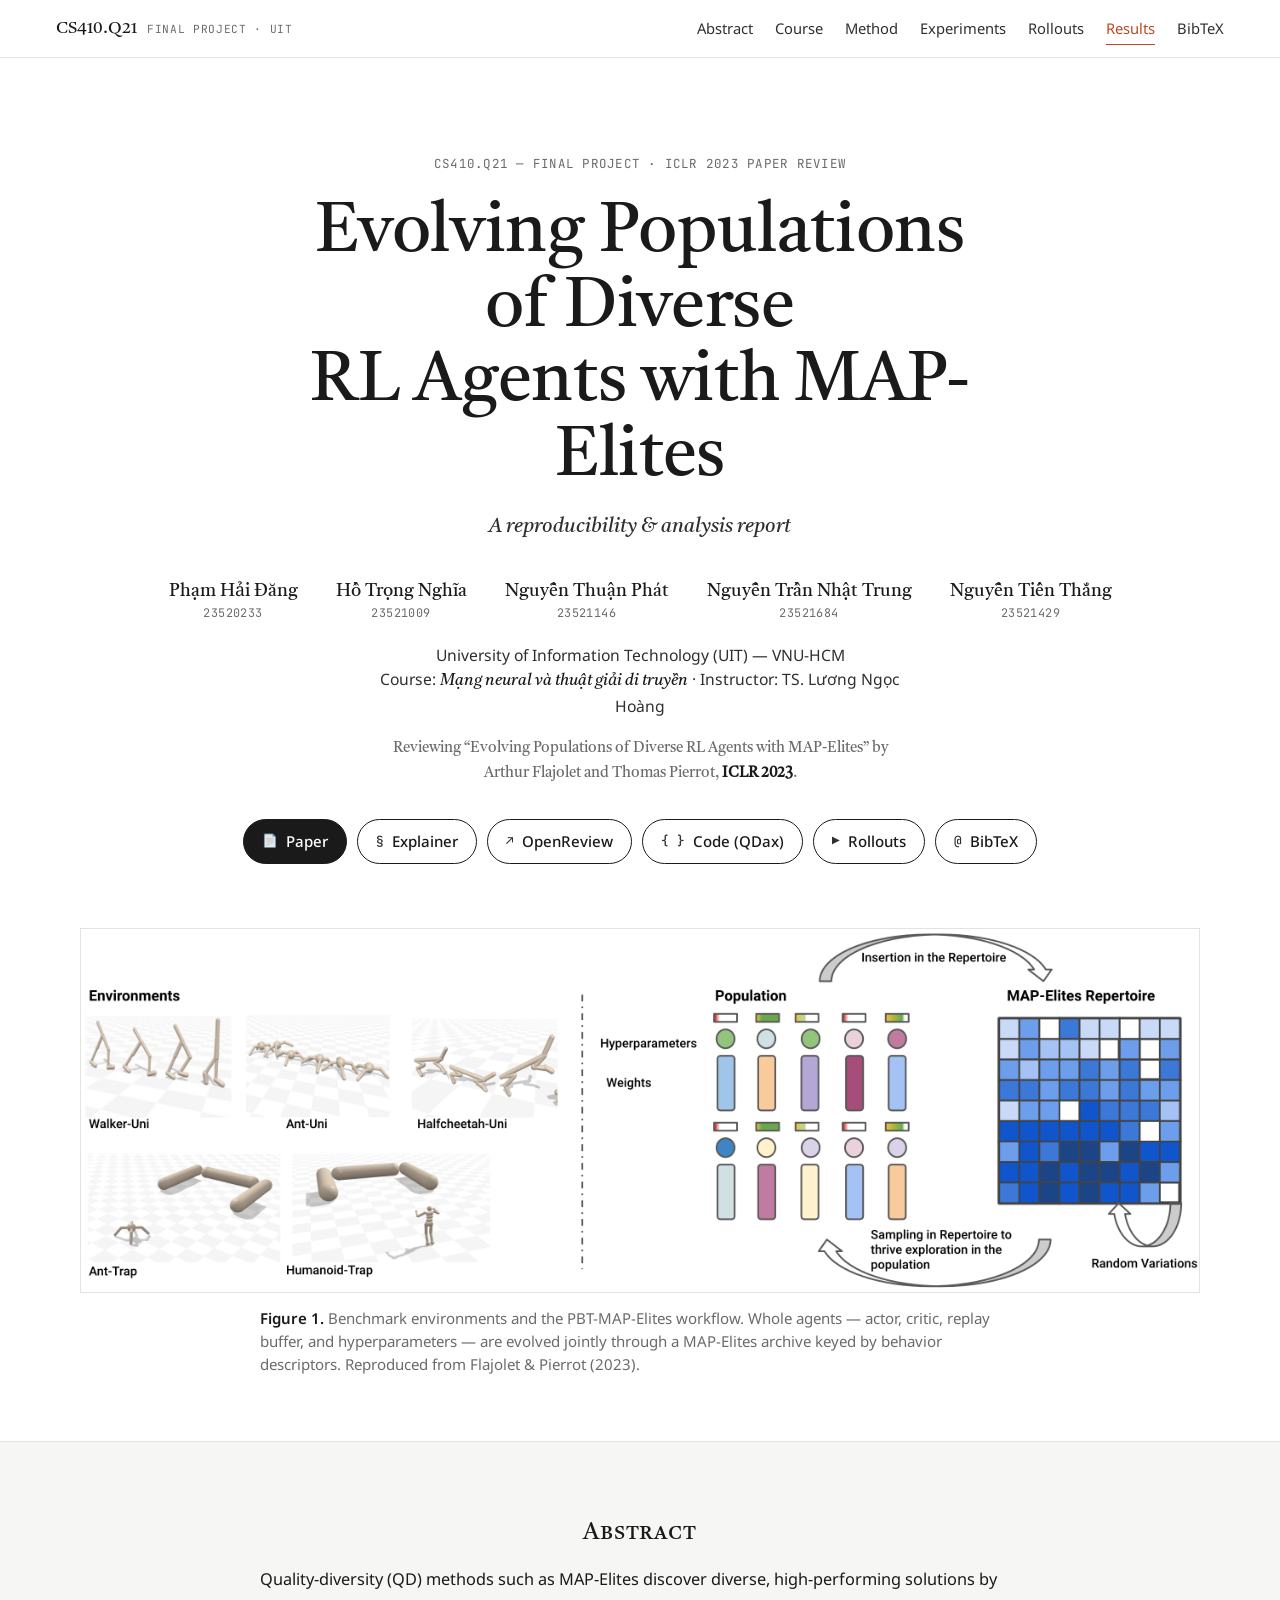
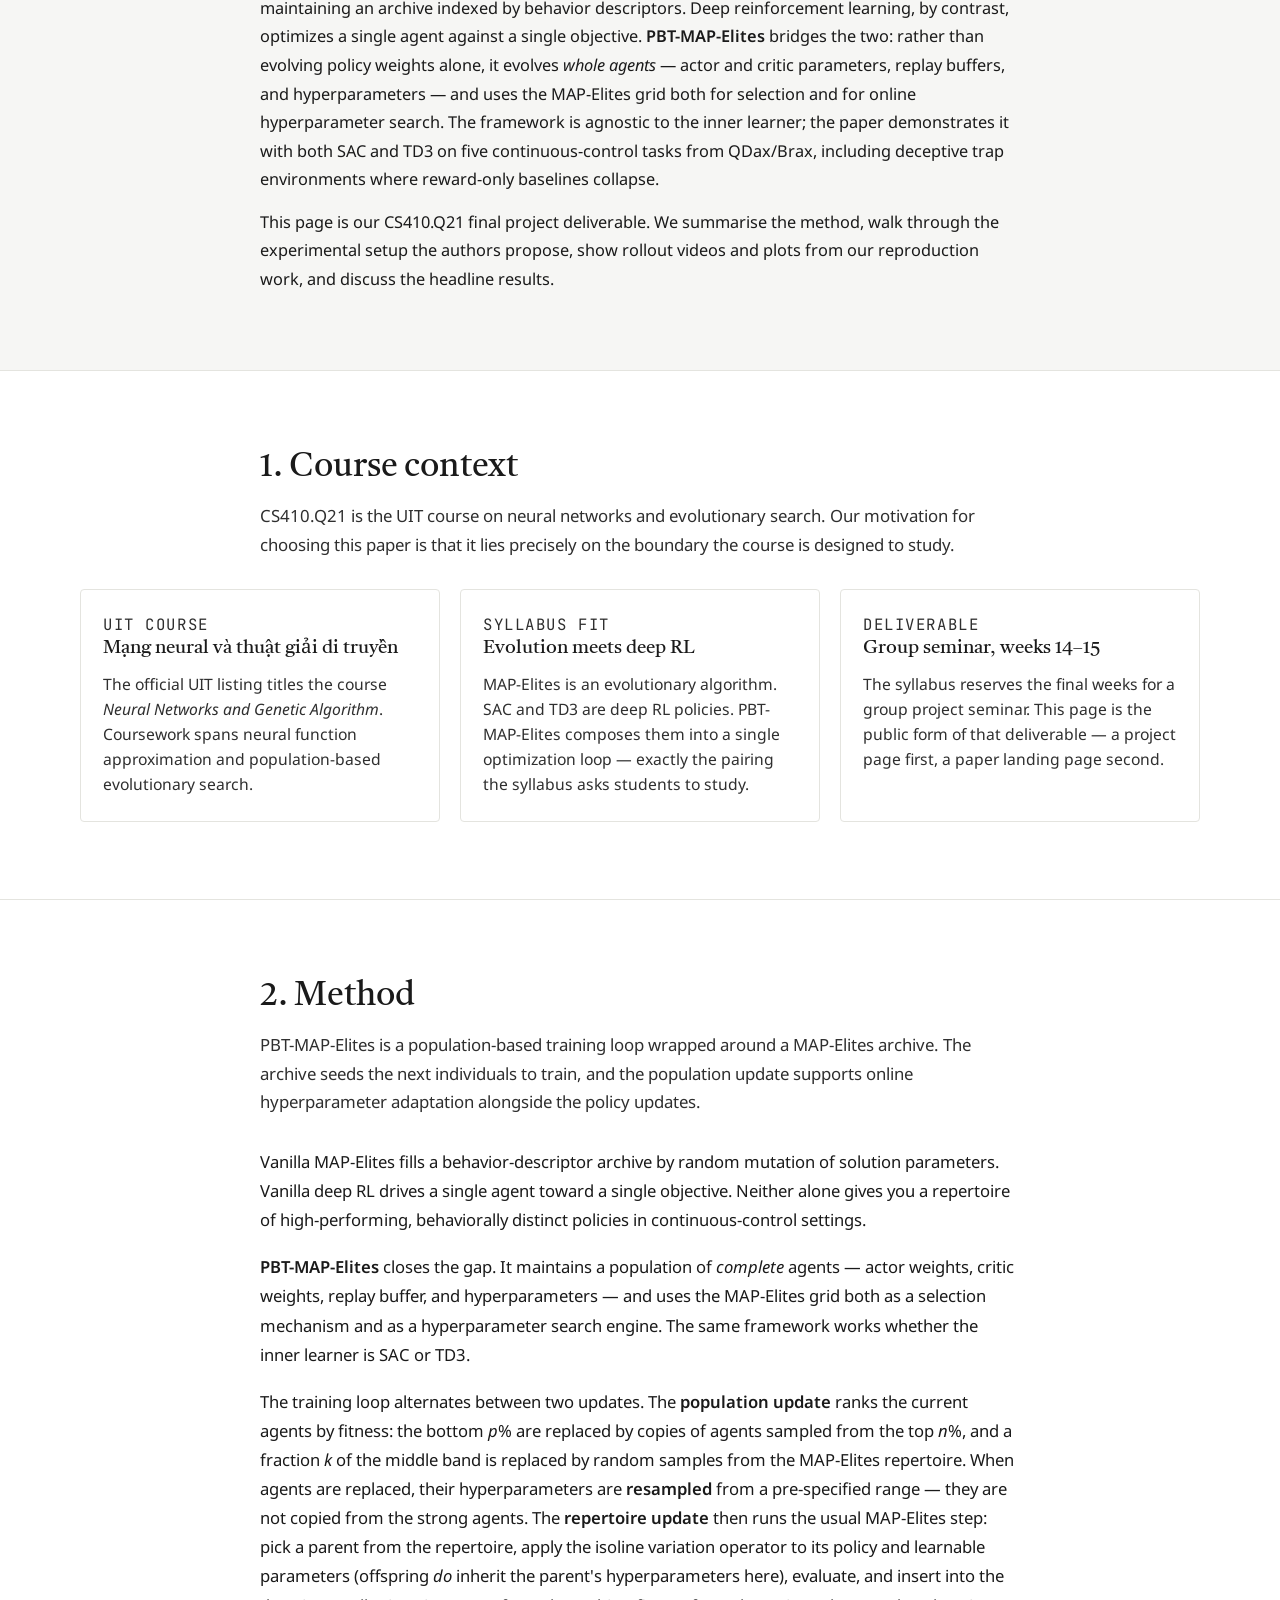
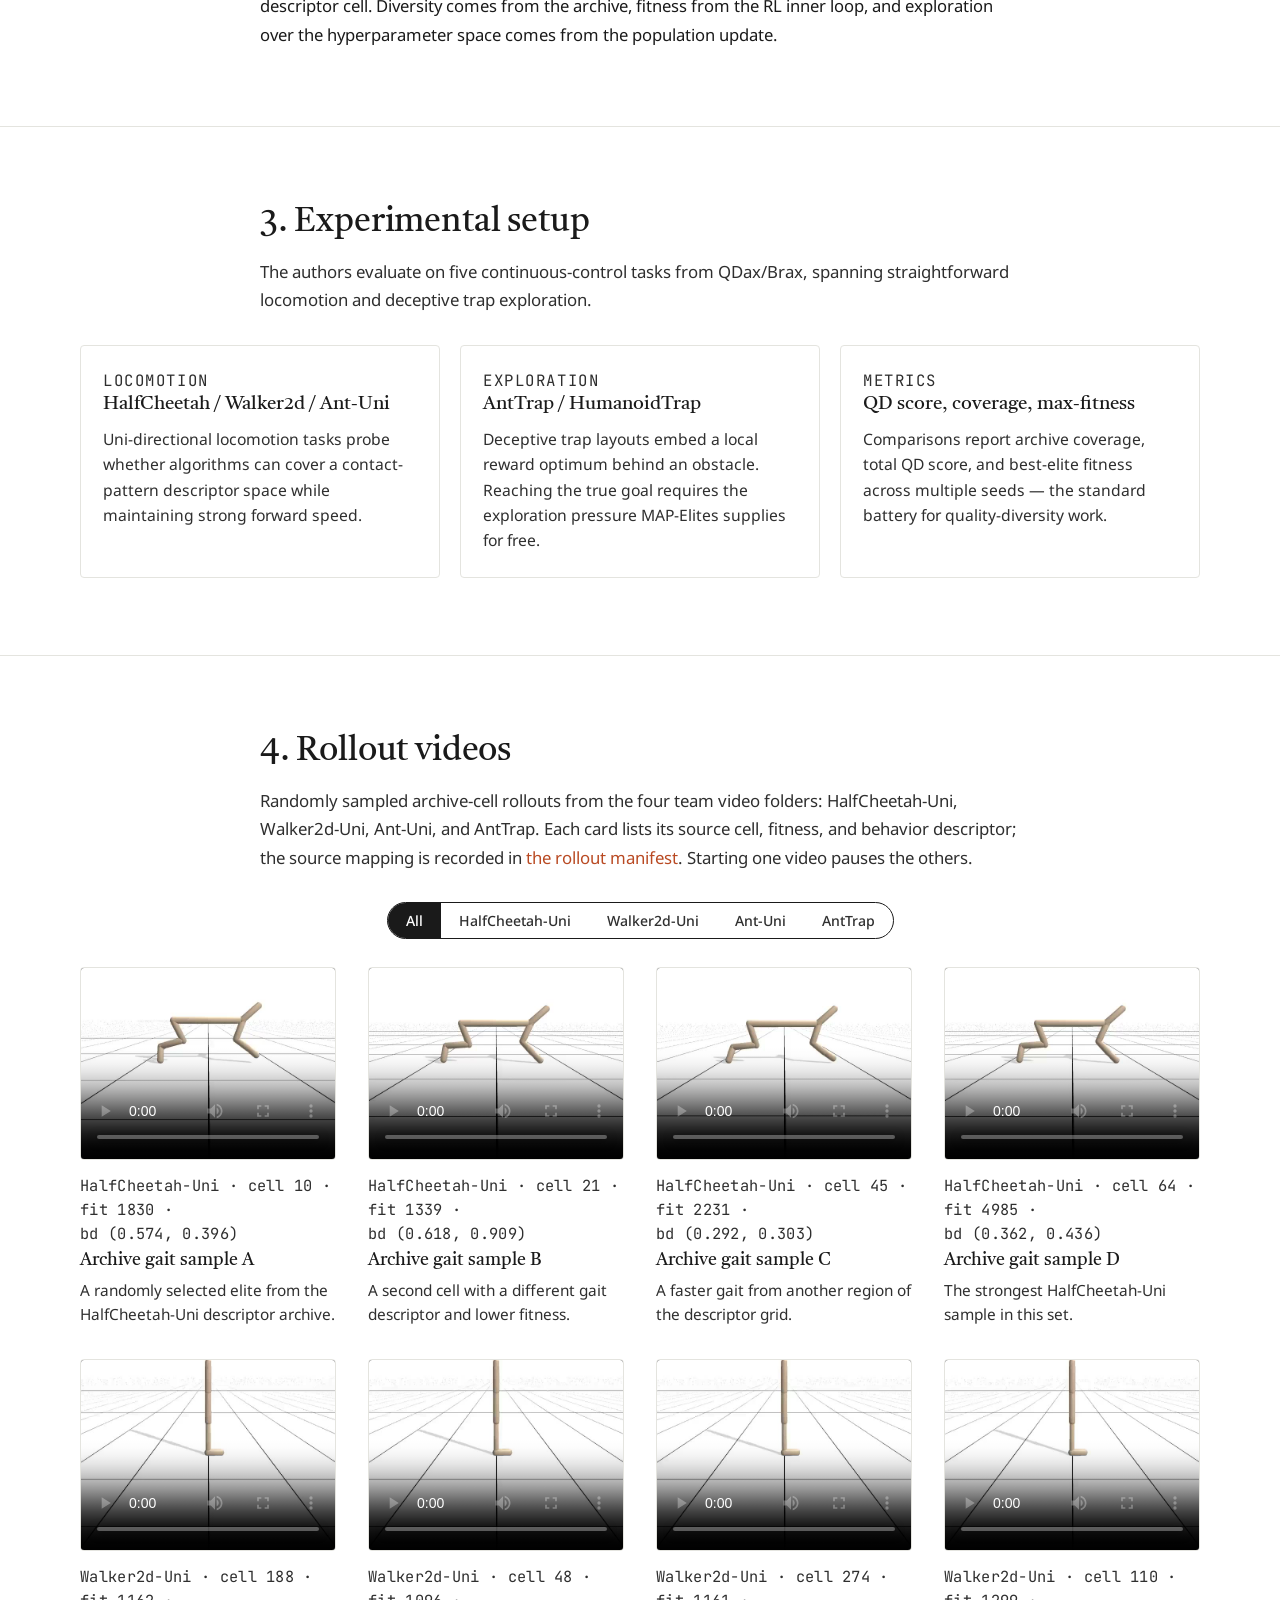
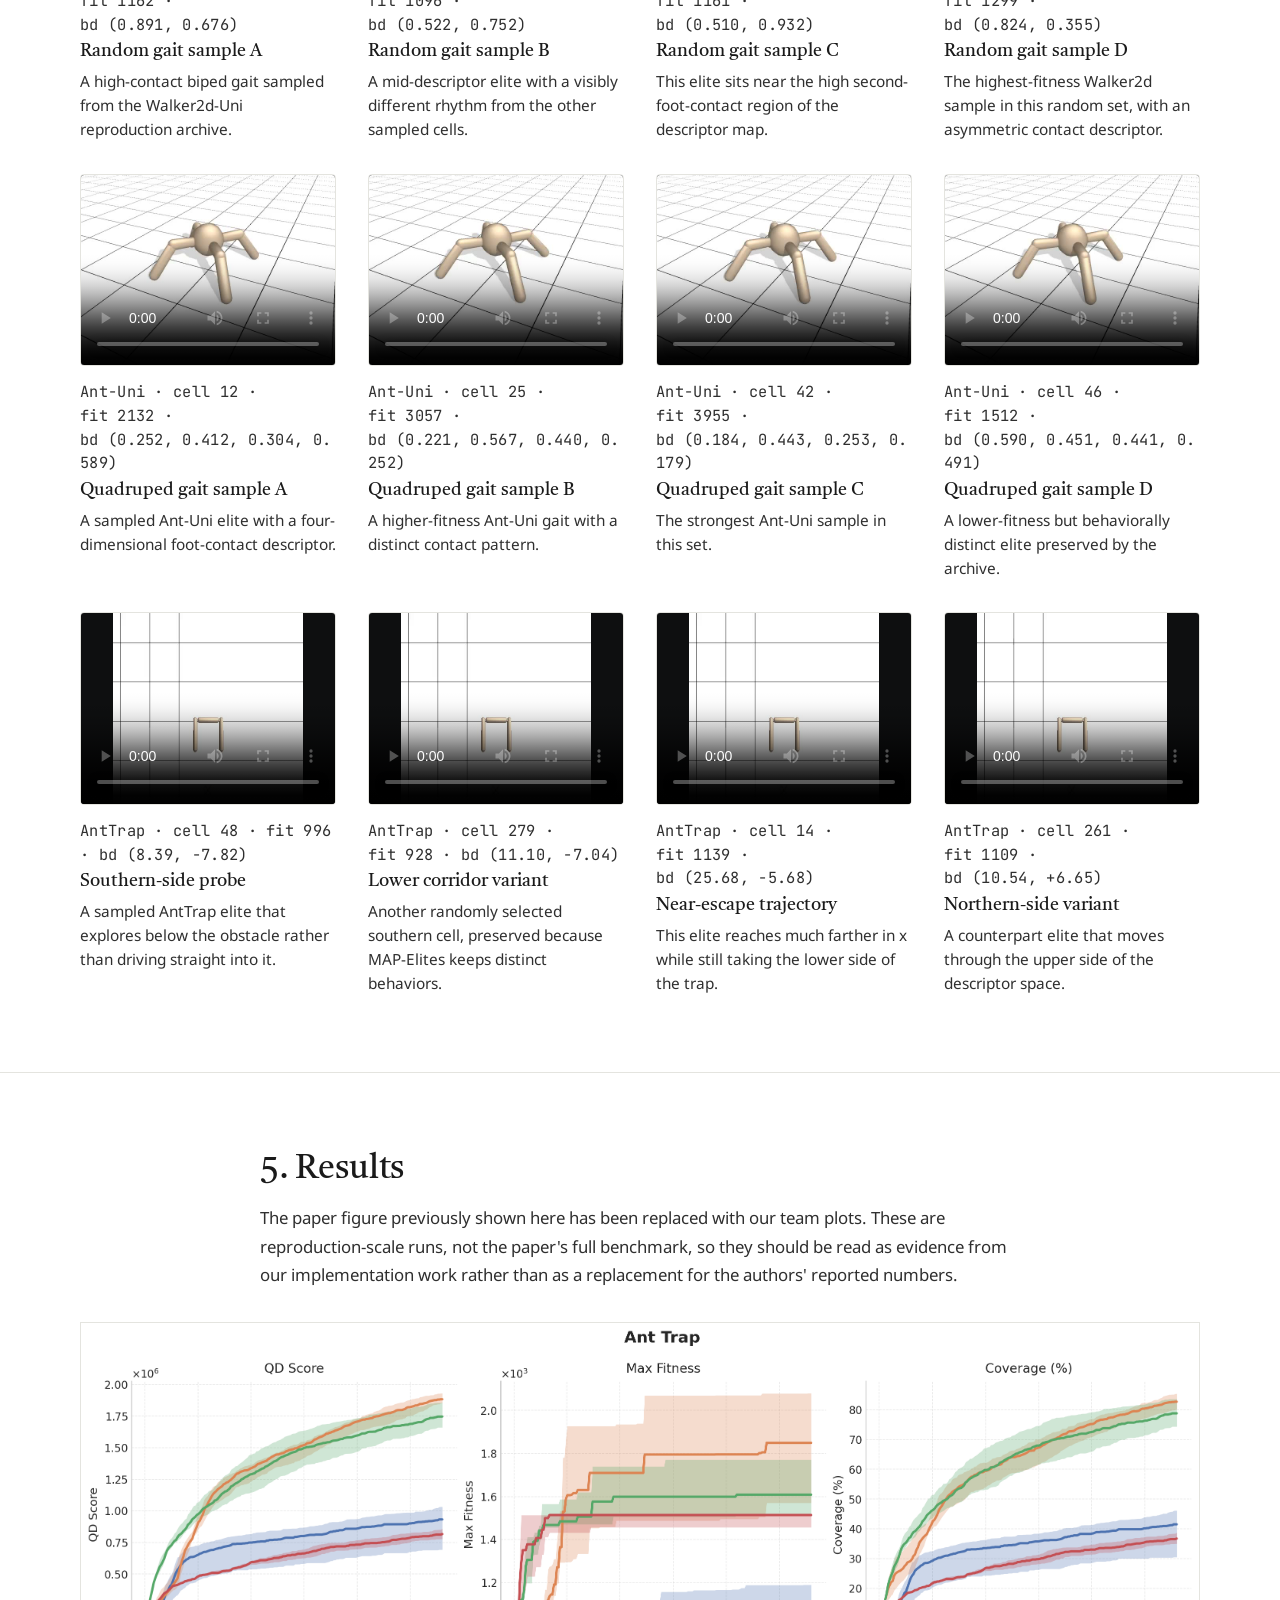
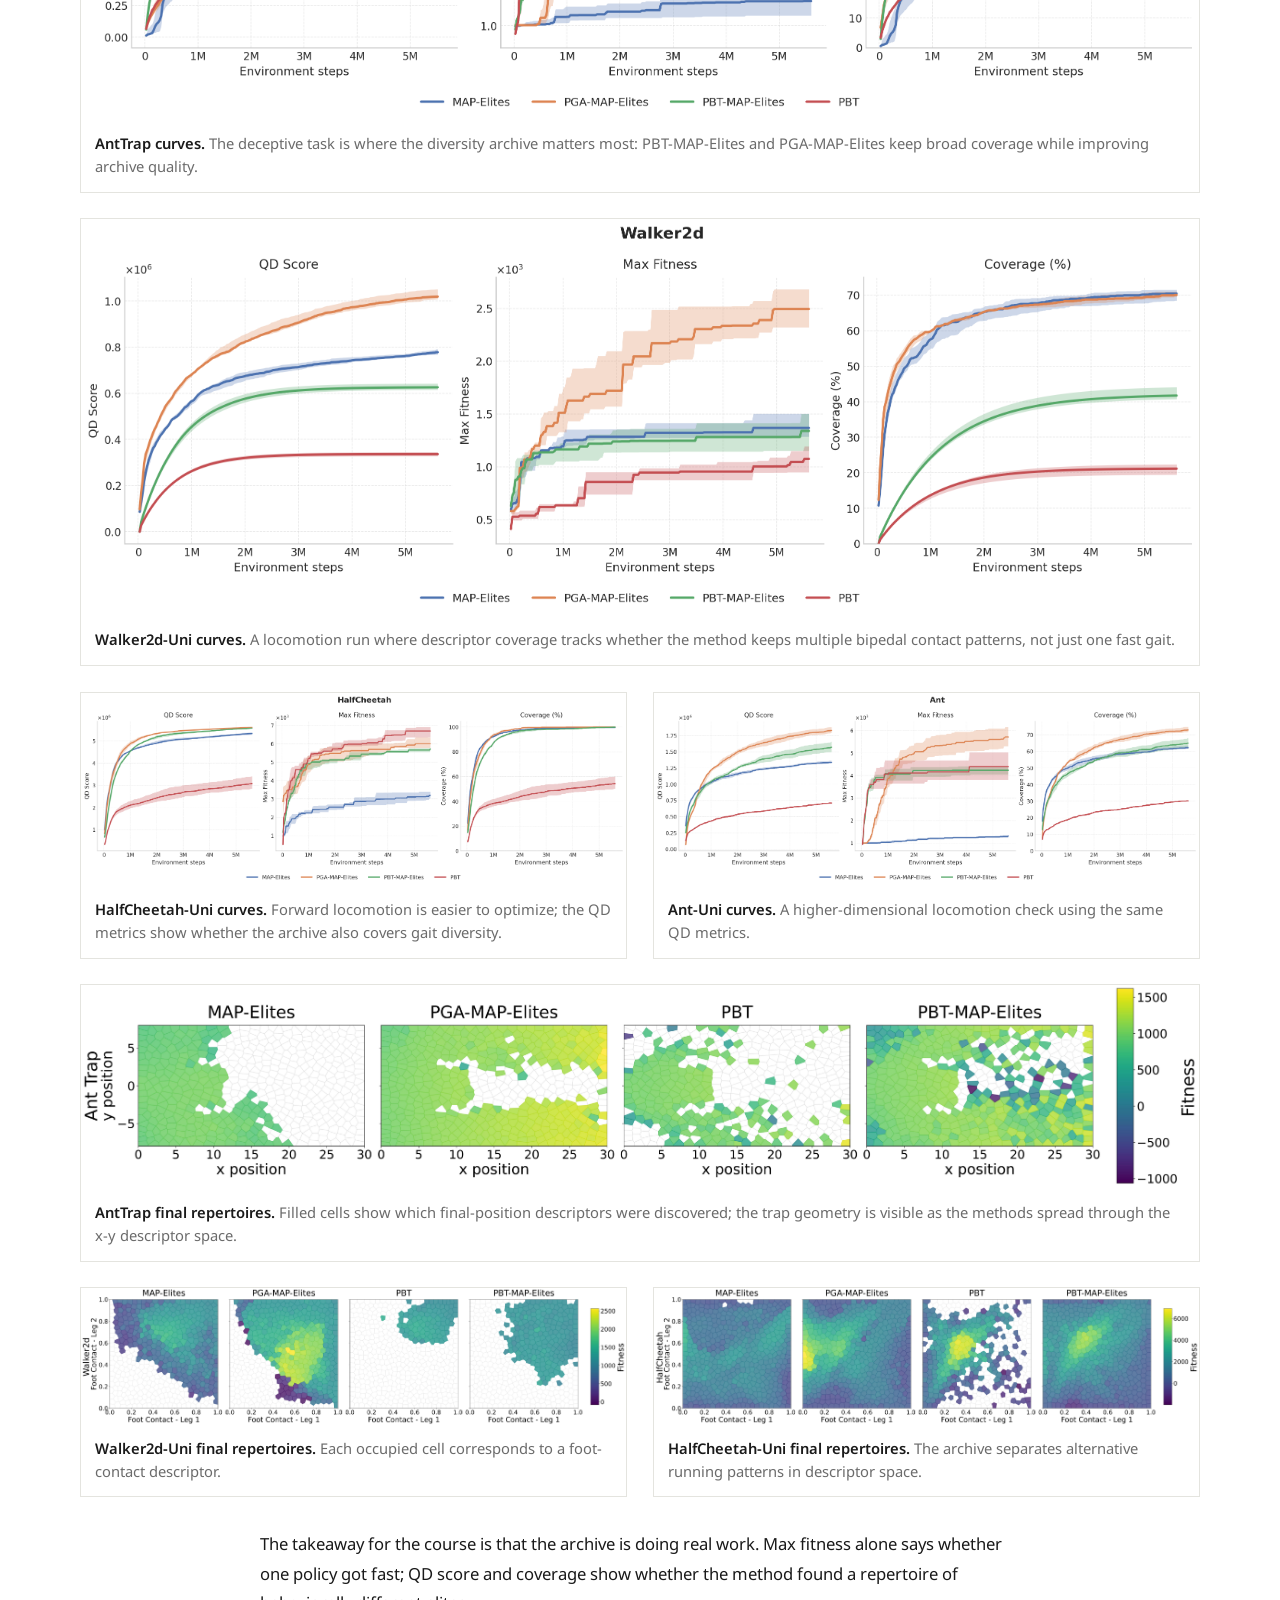
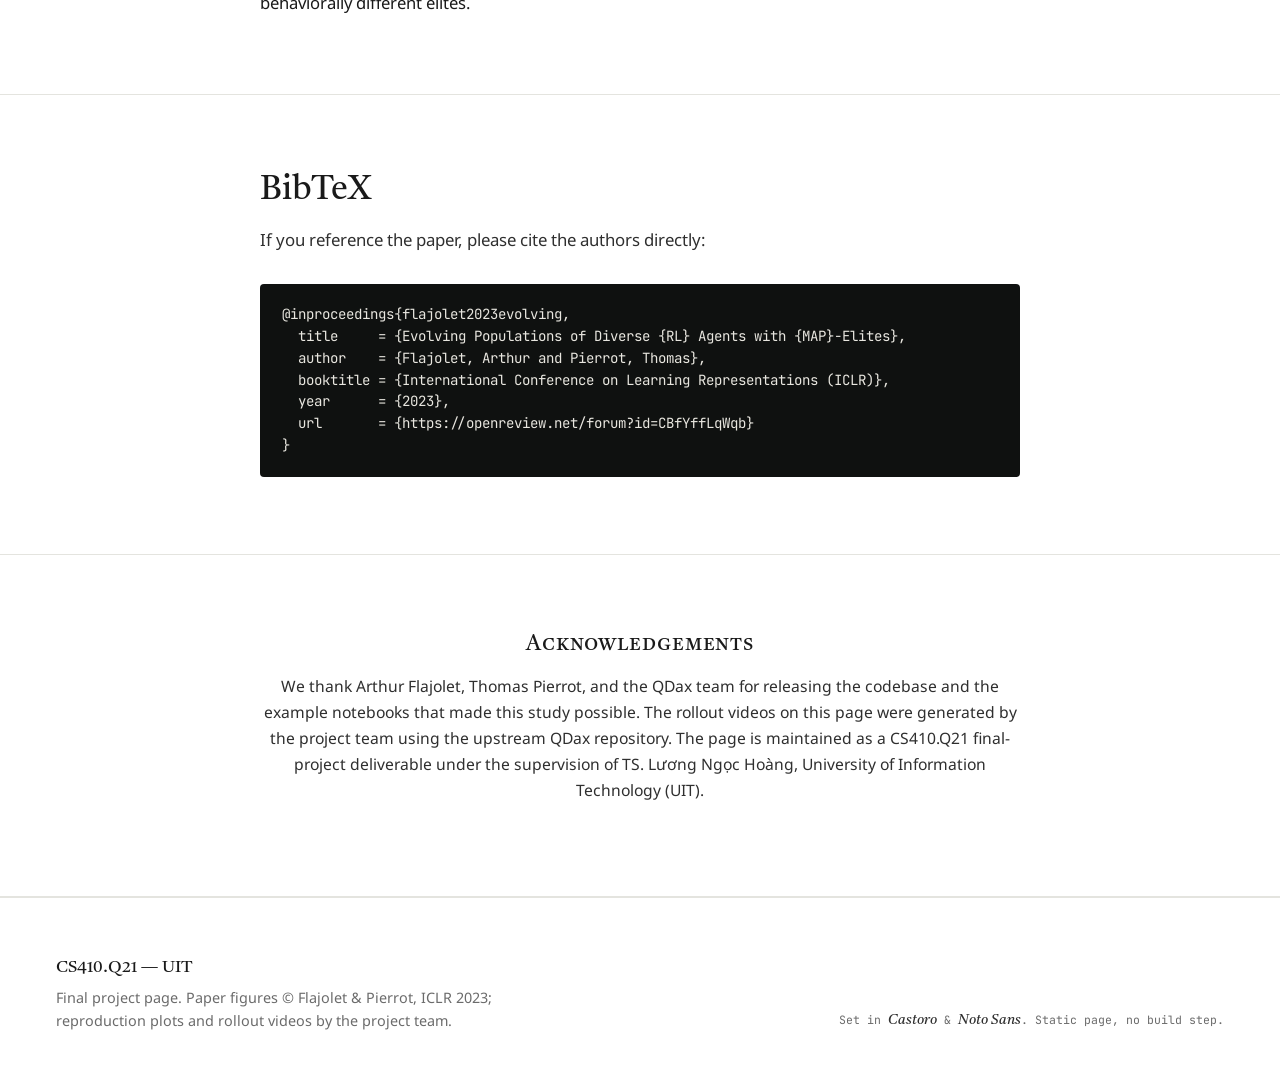
<file: index.html>
<!doctype html>
<html lang="en">
  <head>
    <meta charset="utf-8">
    <meta name="viewport" content="width=device-width, initial-scale=1">
    <title>Evolving Populations of Diverse RL Agents with MAP-Elites — CS410.Q21 Final Project</title>
    <meta
      name="description"
      content="CS410.Q21 (UIT) final project page reviewing Flajolet & Pierrot, ICLR 2023: Evolving Populations of Diverse RL Agents with MAP-Elites."
    >
    <link rel="preconnect" href="https://fonts.googleapis.com">
    <link rel="preconnect" href="https://fonts.gstatic.com" crossorigin>
    <link
      href="https://fonts.googleapis.com/css2?family=Castoro:ital@0;1&family=Noto+Sans:wght@400;500;600;700&family=Noto+Serif:ital,wght@0,400;0,600;1,400&family=JetBrains+Mono:wght@400;500&display=swap"
      rel="stylesheet"
    >
    <link rel="stylesheet" href="styles.css">
  </head>
  <body>
    <a class="skip-link" href="#main">Skip to content</a>

    <header class="site-header">
      <a class="brand" href="#top">
        <span class="brand-mark">CS410.Q21</span>
        <span class="brand-sub">Final Project · UIT</span>
      </a>
      <nav aria-label="Primary">
        <a href="#abstract">Abstract</a>
        <a href="#course">Course</a>
        <a href="#method">Method</a>
        <a href="#experiments">Experiments</a>
        <a href="#videos">Rollouts</a>
        <a href="#results">Results</a>
        <a href="#bibtex">BibTeX</a>
      </nav>
    </header>

    <main id="main">
      <!-- ───── HERO ───── -->
      <section class="hero" id="top" aria-labelledby="page-title">
        <p class="venue">CS410.Q21 — Final Project · ICLR 2023 paper review</p>

        <h1 id="page-title">
          Evolving Populations of Diverse<br>
          RL Agents with MAP-Elites
        </h1>

        <p class="subtitle">A reproducibility &amp; analysis report</p>

        <ol class="authors" aria-label="Project team">
          <li>
            <span class="author-name">Phạm Hải Đăng</span>
            <span class="author-id">23520233</span>
          </li>
          <li>
            <span class="author-name">Hồ Trọng Nghĩa</span>
            <span class="author-id">23521009</span>
          </li>
          <li>
            <span class="author-name">Nguyễn Thuận Phát</span>
            <span class="author-id">23521146</span>
          </li>
          <li>
            <span class="author-name">Nguyễn Trần Nhật Trung</span>
            <span class="author-id">23521684</span>
          </li>
          <li>
            <span class="author-name">Nguyễn Tiến Thắng</span>
            <span class="author-id">23521429</span>
          </li>
        </ol>

        <p class="affiliation">
          University of Information Technology (UIT) — VNU-HCM<br>
          Course: <em>Mạng neural và thuật giải di truyền</em> · Instructor: TS. Lương Ngọc Hoàng
        </p>

        <p class="paper-credit">
          Reviewing &ldquo;Evolving Populations of Diverse RL Agents with MAP-Elites&rdquo;
          by Arthur Flajolet and Thomas Pierrot, <strong>ICLR 2023</strong>.
        </p>

        <nav class="hero-actions" aria-label="Project resources">
          <a class="pill primary" href="6235_evolving_populations_of_divers.pdf">
            <span class="pill-icon" aria-hidden="true">📄</span>
            <span>Paper</span>
          </a>
          <a class="pill" href="learn/01-quality-diversity.html">
            <span class="pill-icon" aria-hidden="true">§</span>
            <span>Explainer</span>
          </a>
          <a class="pill" href="https://openreview.net/forum?id=CBfYffLqWqb">
            <span class="pill-icon" aria-hidden="true">↗</span>
            <span>OpenReview</span>
          </a>
          <a class="pill" href="https://github.com/adaptive-intelligent-robotics/QDax">
            <span class="pill-icon" aria-hidden="true">{ }</span>
            <span>Code (QDax)</span>
          </a>
          <a class="pill" href="#videos">
            <span class="pill-icon" aria-hidden="true">▶</span>
            <span>Rollouts</span>
          </a>
          <a class="pill" href="#bibtex">
            <span class="pill-icon" aria-hidden="true">@</span>
            <span>BibTeX</span>
          </a>
        </nav>

        <figure class="teaser">
          <img src="assets/overview.png" alt="Paper teaser: QDax benchmark environments and the PBT-MAP-Elites workflow.">
          <figcaption>
            <strong>Figure 1.</strong> Benchmark environments and the PBT-MAP-Elites
            workflow. Whole agents — actor, critic, replay buffer, and
            hyperparameters — are evolved jointly through a MAP-Elites archive
            keyed by behavior descriptors. Reproduced from Flajolet &amp; Pierrot (2023).
          </figcaption>
        </figure>
      </section>

      <!-- ───── ABSTRACT ───── -->
      <section id="abstract" class="section abstract" aria-labelledby="abstract-h">
        <h2 id="abstract-h">Abstract</h2>
        <p>
          Quality-diversity (QD) methods such as MAP-Elites discover diverse,
          high-performing solutions by maintaining an archive indexed by behavior
          descriptors. Deep reinforcement learning, by contrast, optimizes a
          single agent against a single objective.
          <strong>PBT-MAP-Elites</strong> bridges the two: rather than evolving
          policy weights alone, it evolves <em>whole agents</em> — actor and
          critic parameters, replay buffers, and hyperparameters — and uses the
          MAP-Elites grid both for selection and for online hyperparameter
          search. The framework is agnostic to the inner learner; the paper
          demonstrates it with both SAC and TD3 on five continuous-control
          tasks from QDax/Brax, including deceptive trap environments where
          reward-only baselines collapse.
        </p>
        <p>
          This page is our CS410.Q21 final project deliverable. We summarise
          the method, walk through the experimental setup the authors propose,
          show rollout videos and plots from our reproduction work, and
          discuss the headline results.
        </p>
      </section>

      <!-- ───── COURSE ───── -->
      <section id="course" class="section" aria-labelledby="course-h">
        <h2 id="course-h">1. Course context</h2>
        <p class="section-lede">
          CS410.Q21 is the UIT course on neural networks and evolutionary search.
          Our motivation for choosing this paper is that it lies precisely on
          the boundary the course is designed to study.
        </p>

        <div class="card-row">
          <article class="card">
            <p class="card-tag">UIT course</p>
            <h3>Mạng neural và thuật giải di truyền</h3>
            <p>
              The official UIT listing titles the course
              <em>Neural Networks and Genetic Algorithm</em>. Coursework spans
              neural function approximation and population-based evolutionary
              search.
            </p>
          </article>
          <article class="card">
            <p class="card-tag">Syllabus fit</p>
            <h3>Evolution meets deep RL</h3>
            <p>
              MAP-Elites is an evolutionary algorithm. SAC and TD3 are deep RL
              policies. PBT-MAP-Elites composes them into a single optimization
              loop — exactly the pairing the syllabus asks students to study.
            </p>
          </article>
          <article class="card">
            <p class="card-tag">Deliverable</p>
            <h3>Group seminar, weeks 14–15</h3>
            <p>
              The syllabus reserves the final weeks for a group project seminar.
              This page is the public form of that deliverable — a project page
              first, a paper landing page second.
            </p>
          </article>
        </div>
      </section>

      <!-- ───── METHOD ───── -->
      <section id="method" class="section" aria-labelledby="method-h">
        <h2 id="method-h">2. Method</h2>
        <p class="section-lede">
          PBT-MAP-Elites is a population-based training loop wrapped around a
          MAP-Elites archive. The archive seeds the next individuals to
          train, and the population update supports online hyperparameter
          adaptation alongside the policy updates.
        </p>

        <div class="prose">
          <p>
            Vanilla MAP-Elites fills a behavior-descriptor archive by random
            mutation of solution parameters. Vanilla deep RL drives a single
            agent toward a single objective. Neither alone gives you a
            repertoire of high-performing, behaviorally distinct policies in
            continuous-control settings.
          </p>
          <p>
            <strong>PBT-MAP-Elites</strong> closes the gap. It maintains a
            population of <em>complete</em> agents — actor weights, critic
            weights, replay buffer, and hyperparameters — and uses the
            MAP-Elites grid both as a selection mechanism and as a
            hyperparameter search engine. The same framework works whether the
            inner learner is SAC or TD3.
          </p>
          <p>
            The training loop alternates between two updates. The
            <strong>population update</strong> ranks the current agents by
            fitness: the bottom <em>p</em>% are replaced by copies of agents
            sampled from the top <em>n</em>%, and a fraction <em>k</em> of
            the middle band is replaced by random samples from the
            MAP-Elites repertoire. When agents are replaced, their
            hyperparameters are <strong>resampled</strong> from a
            pre-specified range — they are not copied from the strong
            agents. The <strong>repertoire update</strong> then runs the
            usual MAP-Elites step: pick a parent from the repertoire, apply
            the isoline variation operator to its policy and learnable
            parameters (offspring <em>do</em> inherit the parent's
            hyperparameters here), evaluate, and insert into the descriptor
            cell. Diversity comes from the archive, fitness from the RL
            inner loop, and exploration over the hyperparameter space comes
            from the population update.
          </p>
        </div>
      </section>

      <!-- ───── EXPERIMENTS ───── -->
      <section id="experiments" class="section" aria-labelledby="exp-h">
        <h2 id="exp-h">3. Experimental setup</h2>
        <p class="section-lede">
          The authors evaluate on five continuous-control tasks from QDax/Brax,
          spanning straightforward locomotion and deceptive trap exploration.
        </p>

        <div class="card-row">
          <article class="card">
            <p class="card-tag">Locomotion</p>
            <h3>HalfCheetah / Walker2d / Ant-Uni</h3>
            <p>
              Uni-directional locomotion tasks probe whether algorithms can
              cover a contact-pattern descriptor space while maintaining strong
              forward speed.
            </p>
          </article>
          <article class="card">
            <p class="card-tag">Exploration</p>
            <h3>AntTrap / HumanoidTrap</h3>
            <p>
              Deceptive trap layouts embed a local reward optimum behind an
              obstacle. Reaching the true goal requires the exploration
              pressure MAP-Elites supplies for free.
            </p>
          </article>
          <article class="card">
            <p class="card-tag">Metrics</p>
            <h3>QD score, coverage, max-fitness</h3>
            <p>
              Comparisons report archive coverage, total QD score, and
              best-elite fitness across multiple seeds — the standard battery
              for quality-diversity work.
            </p>
          </article>
        </div>
      </section>

      <!-- ───── VIDEOS ───── -->
      <section id="videos" class="section" aria-labelledby="videos-h">
        <h2 id="videos-h">4. Rollout videos</h2>
        <p class="section-lede">
          Randomly sampled archive-cell rollouts from the four team video
          folders: HalfCheetah-Uni, Walker2d-Uni, Ant-Uni, and AntTrap. Each
          card lists its source cell, fitness, and behavior descriptor; the
          source mapping is recorded in
          <a href="assets/random-rollouts-manifest.csv">the rollout manifest</a>.
          Starting one video pauses the others.
        </p>

        <div class="segmented" role="group" aria-label="Filter videos">
          <button class="filter is-active" type="button" data-filter="all">All</button>
          <button class="filter" type="button" data-filter="halfcheetah">HalfCheetah-Uni</button>
          <button class="filter" type="button" data-filter="locomotion">Walker2d-Uni</button>
          <button class="filter" type="button" data-filter="antuni">Ant-Uni</button>
          <button class="filter" type="button" data-filter="trap">AntTrap</button>
        </div>

        <div class="video-grid">
          <article class="video-card" data-category="halfcheetah">
            <div class="video-wrap">
              <video controls preload="metadata" poster="assets/posters/halfcheetah-random-01.jpg">
                <source src="assets/videos/halfcheetah-random-01.mp4" type="video/mp4">
              </video>
            </div>
            <div class="video-meta">
              <p class="card-tag">HalfCheetah-Uni · cell&nbsp;10 · fit&nbsp;1830 · bd&nbsp;(0.574,&nbsp;0.396)</p>
              <h3>Archive gait sample A</h3>
              <p>A randomly selected elite from the HalfCheetah-Uni descriptor archive.</p>
            </div>
          </article>

          <article class="video-card" data-category="halfcheetah">
            <div class="video-wrap">
              <video controls preload="metadata" poster="assets/posters/halfcheetah-random-02.jpg">
                <source src="assets/videos/halfcheetah-random-02.mp4" type="video/mp4">
              </video>
            </div>
            <div class="video-meta">
              <p class="card-tag">HalfCheetah-Uni · cell&nbsp;21 · fit&nbsp;1339 · bd&nbsp;(0.618,&nbsp;0.909)</p>
              <h3>Archive gait sample B</h3>
              <p>A second cell with a different gait descriptor and lower fitness.</p>
            </div>
          </article>

          <article class="video-card" data-category="halfcheetah">
            <div class="video-wrap">
              <video controls preload="metadata" poster="assets/posters/halfcheetah-random-03.jpg">
                <source src="assets/videos/halfcheetah-random-03.mp4" type="video/mp4">
              </video>
            </div>
            <div class="video-meta">
              <p class="card-tag">HalfCheetah-Uni · cell&nbsp;45 · fit&nbsp;2231 · bd&nbsp;(0.292,&nbsp;0.303)</p>
              <h3>Archive gait sample C</h3>
              <p>A faster gait from another region of the descriptor grid.</p>
            </div>
          </article>

          <article class="video-card" data-category="halfcheetah">
            <div class="video-wrap">
              <video controls preload="metadata" poster="assets/posters/halfcheetah-random-04.jpg">
                <source src="assets/videos/halfcheetah-random-04.mp4" type="video/mp4">
              </video>
            </div>
            <div class="video-meta">
              <p class="card-tag">HalfCheetah-Uni · cell&nbsp;64 · fit&nbsp;4985 · bd&nbsp;(0.362,&nbsp;0.436)</p>
              <h3>Archive gait sample D</h3>
              <p>The strongest HalfCheetah-Uni sample in this set.</p>
            </div>
          </article>

          <article class="video-card" data-category="locomotion">
            <div class="video-wrap">
              <video controls preload="metadata" poster="assets/posters/walker2d-random-01.jpg">
                <source src="assets/videos/walker2d-random-01.mp4" type="video/mp4">
              </video>
            </div>
            <div class="video-meta">
              <p class="card-tag">Walker2d-Uni · cell&nbsp;188 · fit&nbsp;1162 · bd&nbsp;(0.891,&nbsp;0.676)</p>
              <h3>Random gait sample A</h3>
              <p>A high-contact biped gait sampled from the Walker2d-Uni reproduction archive.</p>
            </div>
          </article>

          <article class="video-card" data-category="locomotion">
            <div class="video-wrap">
              <video controls preload="metadata" poster="assets/posters/walker2d-random-02.jpg">
                <source src="assets/videos/walker2d-random-02.mp4" type="video/mp4">
              </video>
            </div>
            <div class="video-meta">
              <p class="card-tag">Walker2d-Uni · cell&nbsp;48 · fit&nbsp;1096 · bd&nbsp;(0.522,&nbsp;0.752)</p>
              <h3>Random gait sample B</h3>
              <p>A mid-descriptor elite with a visibly different rhythm from the other sampled cells.</p>
            </div>
          </article>

          <article class="video-card" data-category="locomotion">
            <div class="video-wrap">
              <video controls preload="metadata" poster="assets/posters/walker2d-random-03.jpg">
                <source src="assets/videos/walker2d-random-03.mp4" type="video/mp4">
              </video>
            </div>
            <div class="video-meta">
              <p class="card-tag">Walker2d-Uni · cell&nbsp;274 · fit&nbsp;1161 · bd&nbsp;(0.510,&nbsp;0.932)</p>
              <h3>Random gait sample C</h3>
              <p>This elite sits near the high second-foot-contact region of the descriptor map.</p>
            </div>
          </article>

          <article class="video-card" data-category="locomotion">
            <div class="video-wrap">
              <video controls preload="metadata" poster="assets/posters/walker2d-random-04.jpg">
                <source src="assets/videos/walker2d-random-04.mp4" type="video/mp4">
              </video>
            </div>
            <div class="video-meta">
              <p class="card-tag">Walker2d-Uni · cell&nbsp;110 · fit&nbsp;1299 · bd&nbsp;(0.824,&nbsp;0.355)</p>
              <h3>Random gait sample D</h3>
              <p>The highest-fitness Walker2d sample in this random set, with an asymmetric contact descriptor.</p>
            </div>
          </article>

          <article class="video-card" data-category="antuni">
            <div class="video-wrap">
              <video controls preload="metadata" poster="assets/posters/antuni-random-01.jpg">
                <source src="assets/videos/antuni-random-01.mp4" type="video/mp4">
              </video>
            </div>
            <div class="video-meta">
              <p class="card-tag">Ant-Uni · cell&nbsp;12 · fit&nbsp;2132 · bd&nbsp;(0.252,&nbsp;0.412,&nbsp;0.304,&nbsp;0.589)</p>
              <h3>Quadruped gait sample A</h3>
              <p>A sampled Ant-Uni elite with a four-dimensional foot-contact descriptor.</p>
            </div>
          </article>

          <article class="video-card" data-category="antuni">
            <div class="video-wrap">
              <video controls preload="metadata" poster="assets/posters/antuni-random-02.jpg">
                <source src="assets/videos/antuni-random-02.mp4" type="video/mp4">
              </video>
            </div>
            <div class="video-meta">
              <p class="card-tag">Ant-Uni · cell&nbsp;25 · fit&nbsp;3057 · bd&nbsp;(0.221,&nbsp;0.567,&nbsp;0.440,&nbsp;0.252)</p>
              <h3>Quadruped gait sample B</h3>
              <p>A higher-fitness Ant-Uni gait with a distinct contact pattern.</p>
            </div>
          </article>

          <article class="video-card" data-category="antuni">
            <div class="video-wrap">
              <video controls preload="metadata" poster="assets/posters/antuni-random-03.jpg">
                <source src="assets/videos/antuni-random-03.mp4" type="video/mp4">
              </video>
            </div>
            <div class="video-meta">
              <p class="card-tag">Ant-Uni · cell&nbsp;42 · fit&nbsp;3955 · bd&nbsp;(0.184,&nbsp;0.443,&nbsp;0.253,&nbsp;0.179)</p>
              <h3>Quadruped gait sample C</h3>
              <p>The strongest Ant-Uni sample in this set.</p>
            </div>
          </article>

          <article class="video-card" data-category="antuni">
            <div class="video-wrap">
              <video controls preload="metadata" poster="assets/posters/antuni-random-04.jpg">
                <source src="assets/videos/antuni-random-04.mp4" type="video/mp4">
              </video>
            </div>
            <div class="video-meta">
              <p class="card-tag">Ant-Uni · cell&nbsp;46 · fit&nbsp;1512 · bd&nbsp;(0.590,&nbsp;0.451,&nbsp;0.441,&nbsp;0.491)</p>
              <h3>Quadruped gait sample D</h3>
              <p>A lower-fitness but behaviorally distinct elite preserved by the archive.</p>
            </div>
          </article>

          <article class="video-card" data-category="trap">
            <div class="video-wrap">
              <video controls preload="metadata" poster="assets/posters/anttrap-random-01.jpg">
                <source src="assets/videos/anttrap-random-01.mp4" type="video/mp4">
              </video>
            </div>
            <div class="video-meta">
              <p class="card-tag">AntTrap · cell&nbsp;48 · fit&nbsp;996 · bd&nbsp;(8.39,&nbsp;−7.82)</p>
              <h3>Southern-side probe</h3>
              <p>A sampled AntTrap elite that explores below the obstacle rather than driving straight into it.</p>
            </div>
          </article>

          <article class="video-card" data-category="trap">
            <div class="video-wrap">
              <video controls preload="metadata" poster="assets/posters/anttrap-random-02.jpg">
                <source src="assets/videos/anttrap-random-02.mp4" type="video/mp4">
              </video>
            </div>
            <div class="video-meta">
              <p class="card-tag">AntTrap · cell&nbsp;279 · fit&nbsp;928 · bd&nbsp;(11.10,&nbsp;−7.04)</p>
              <h3>Lower corridor variant</h3>
              <p>Another randomly selected southern cell, preserved because MAP-Elites keeps distinct behaviors.</p>
            </div>
          </article>

          <article class="video-card" data-category="trap">
            <div class="video-wrap">
              <video controls preload="metadata" poster="assets/posters/anttrap-random-03.jpg">
                <source src="assets/videos/anttrap-random-03.mp4" type="video/mp4">
              </video>
            </div>
            <div class="video-meta">
              <p class="card-tag">AntTrap · cell&nbsp;14 · fit&nbsp;1139 · bd&nbsp;(25.68,&nbsp;−5.68)</p>
              <h3>Near-escape trajectory</h3>
              <p>This elite reaches much farther in x while still taking the lower side of the trap.</p>
            </div>
          </article>

          <article class="video-card" data-category="trap">
            <div class="video-wrap">
              <video controls preload="metadata" poster="assets/posters/anttrap-random-04.jpg">
                <source src="assets/videos/anttrap-random-04.mp4" type="video/mp4">
              </video>
            </div>
            <div class="video-meta">
              <p class="card-tag">AntTrap · cell&nbsp;261 · fit&nbsp;1109 · bd&nbsp;(10.54,&nbsp;+6.65)</p>
              <h3>Northern-side variant</h3>
              <p>A counterpart elite that moves through the upper side of the descriptor space.</p>
            </div>
          </article>
        </div>
      </section>

      <!-- ───── RESULTS ───── -->
      <section id="results" class="section" aria-labelledby="results-h">
        <h2 id="results-h">5. Results</h2>
        <p class="section-lede">
          The paper figure previously shown here has been replaced with our
          team plots. These are reproduction-scale runs, not the paper's full
          benchmark, so they should be read as evidence from our implementation
          work rather than as a replacement for the authors' reported numbers.
        </p>

        <div class="plot-grid">
          <figure class="plot-card wide">
            <img src="assets/plots/training_curves_anttrap.png" alt="Team reproduction training curves on AntTrap for QD score, maximum fitness, and coverage.">
            <figcaption><strong>AntTrap curves.</strong> The deceptive task is where the diversity archive matters most: PBT-MAP-Elites and PGA-MAP-Elites keep broad coverage while improving archive quality.</figcaption>
          </figure>
          <figure class="plot-card wide">
            <img src="assets/plots/training_curves_walker2d_uni.png" alt="Team reproduction training curves on Walker2d-Uni for QD score, maximum fitness, and coverage.">
            <figcaption><strong>Walker2d-Uni curves.</strong> A locomotion run where descriptor coverage tracks whether the method keeps multiple bipedal contact patterns, not just one fast gait.</figcaption>
          </figure>
          <figure class="plot-card">
            <img src="assets/plots/training_curves_halfcheetah_uni.png" alt="Team reproduction training curves on HalfCheetah-Uni.">
            <figcaption><strong>HalfCheetah-Uni curves.</strong> Forward locomotion is easier to optimize; the QD metrics show whether the archive also covers gait diversity.</figcaption>
          </figure>
          <figure class="plot-card">
            <img src="assets/plots/training_curves_ant_uni.png" alt="Team reproduction training curves on Ant-Uni.">
            <figcaption><strong>Ant-Uni curves.</strong> A higher-dimensional locomotion check using the same QD metrics.</figcaption>
          </figure>
          <figure class="plot-card wide">
            <img src="assets/plots/repertoires_comparison_anttrap_v2.jpg" alt="Team reproduction final AntTrap repertoire comparison across methods.">
            <figcaption><strong>AntTrap final repertoires.</strong> Filled cells show which final-position descriptors were discovered; the trap geometry is visible as the methods spread through the x-y descriptor space.</figcaption>
          </figure>
          <figure class="plot-card">
            <img src="assets/plots/repertoires_comparison_walker2d_uni_v2.jpg" alt="Team reproduction final Walker2d-Uni repertoire comparison across methods.">
            <figcaption><strong>Walker2d-Uni final repertoires.</strong> Each occupied cell corresponds to a foot-contact descriptor.</figcaption>
          </figure>
          <figure class="plot-card">
            <img src="assets/plots/repertoires_comparison_halfcheetah_uni_v2.jpg" alt="Team reproduction final HalfCheetah-Uni repertoire comparison across methods.">
            <figcaption><strong>HalfCheetah-Uni final repertoires.</strong> The archive separates alternative running patterns in descriptor space.</figcaption>
          </figure>
        </div>

        <div class="prose">
          <p>
            The takeaway for the course is that the archive is doing real
            work. Max fitness alone says whether one policy got fast; QD score
            and coverage show whether the method found a repertoire of
            behaviorally different elites.
          </p>
        </div>
      </section>

      <!-- ───── BIBTEX ───── -->
      <section id="bibtex" class="section bibtex" aria-labelledby="bib-h">
        <h2 id="bib-h">BibTeX</h2>
        <p class="section-lede">
          If you reference the paper, please cite the authors directly:
        </p>
        <pre><code>@inproceedings{flajolet2023evolving,
  title     = {Evolving Populations of Diverse {RL} Agents with {MAP}-Elites},
  author    = {Flajolet, Arthur and Pierrot, Thomas},
  booktitle = {International Conference on Learning Representations (ICLR)},
  year      = {2023},
  url       = {https://openreview.net/forum?id=CBfYffLqWqb}
}</code></pre>
      </section>

      <!-- ───── ACKNOWLEDGEMENTS ───── -->
      <section class="section ack" aria-label="Acknowledgements">
        <h2>Acknowledgements</h2>
        <p>
          We thank Arthur Flajolet, Thomas Pierrot, and the QDax team for
          releasing the codebase and the example notebooks that made this study
          possible. The rollout videos on this page were generated by the
          project team using the upstream QDax repository. The page is
          maintained as a CS410.Q21 final-project deliverable under the
          supervision of TS. Lương Ngọc Hoàng, University of Information
          Technology (UIT).
        </p>
      </section>
    </main>

    <footer class="site-footer">
      <div>
        <p class="foot-brand">CS410.Q21 — UIT</p>
        <p class="foot-sub">Final project page. Paper figures © Flajolet &amp; Pierrot, ICLR 2023; reproduction plots and rollout videos by the project team.</p>
      </div>
      <p class="colophon">
        Set in <em>Castoro</em> &amp; <em>Noto Sans</em>.
        Static page, no build step.
      </p>
    </footer>

    <script src="script.js"></script>
  </body>
</html>
</file>
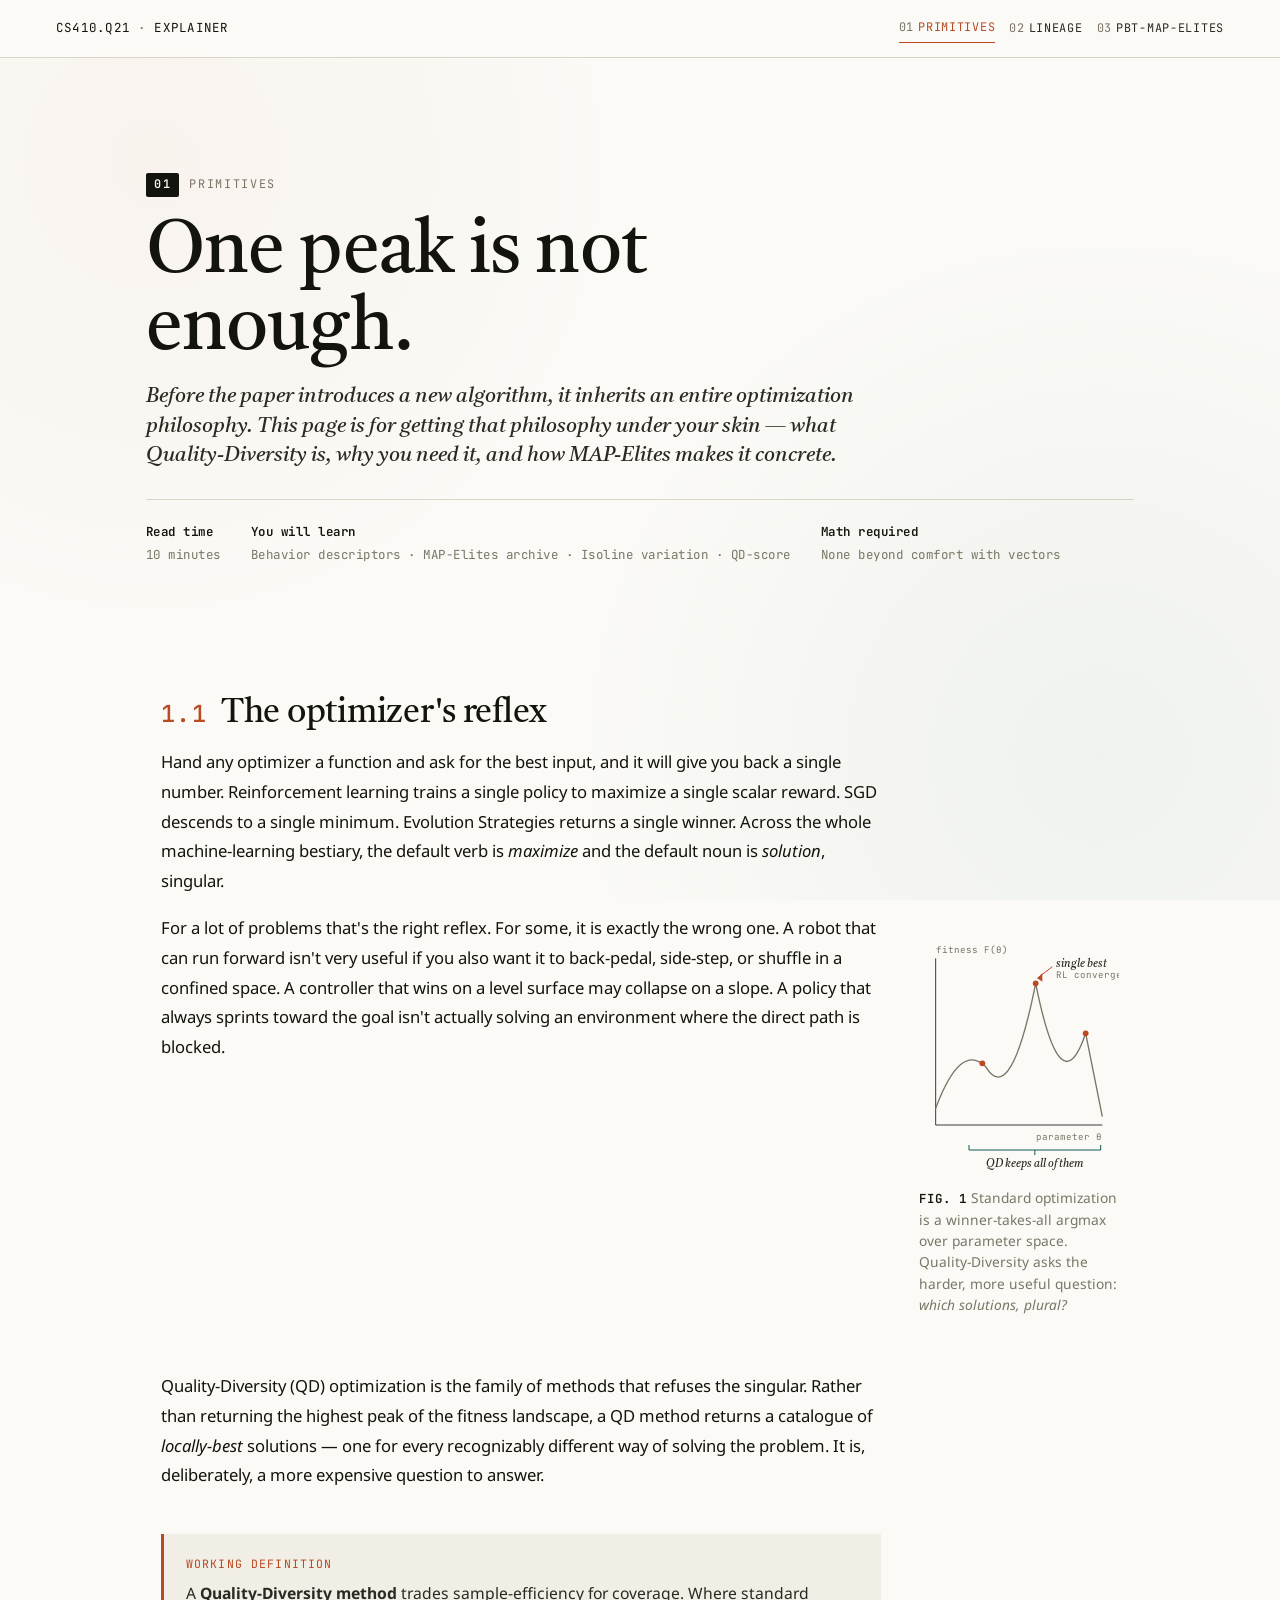
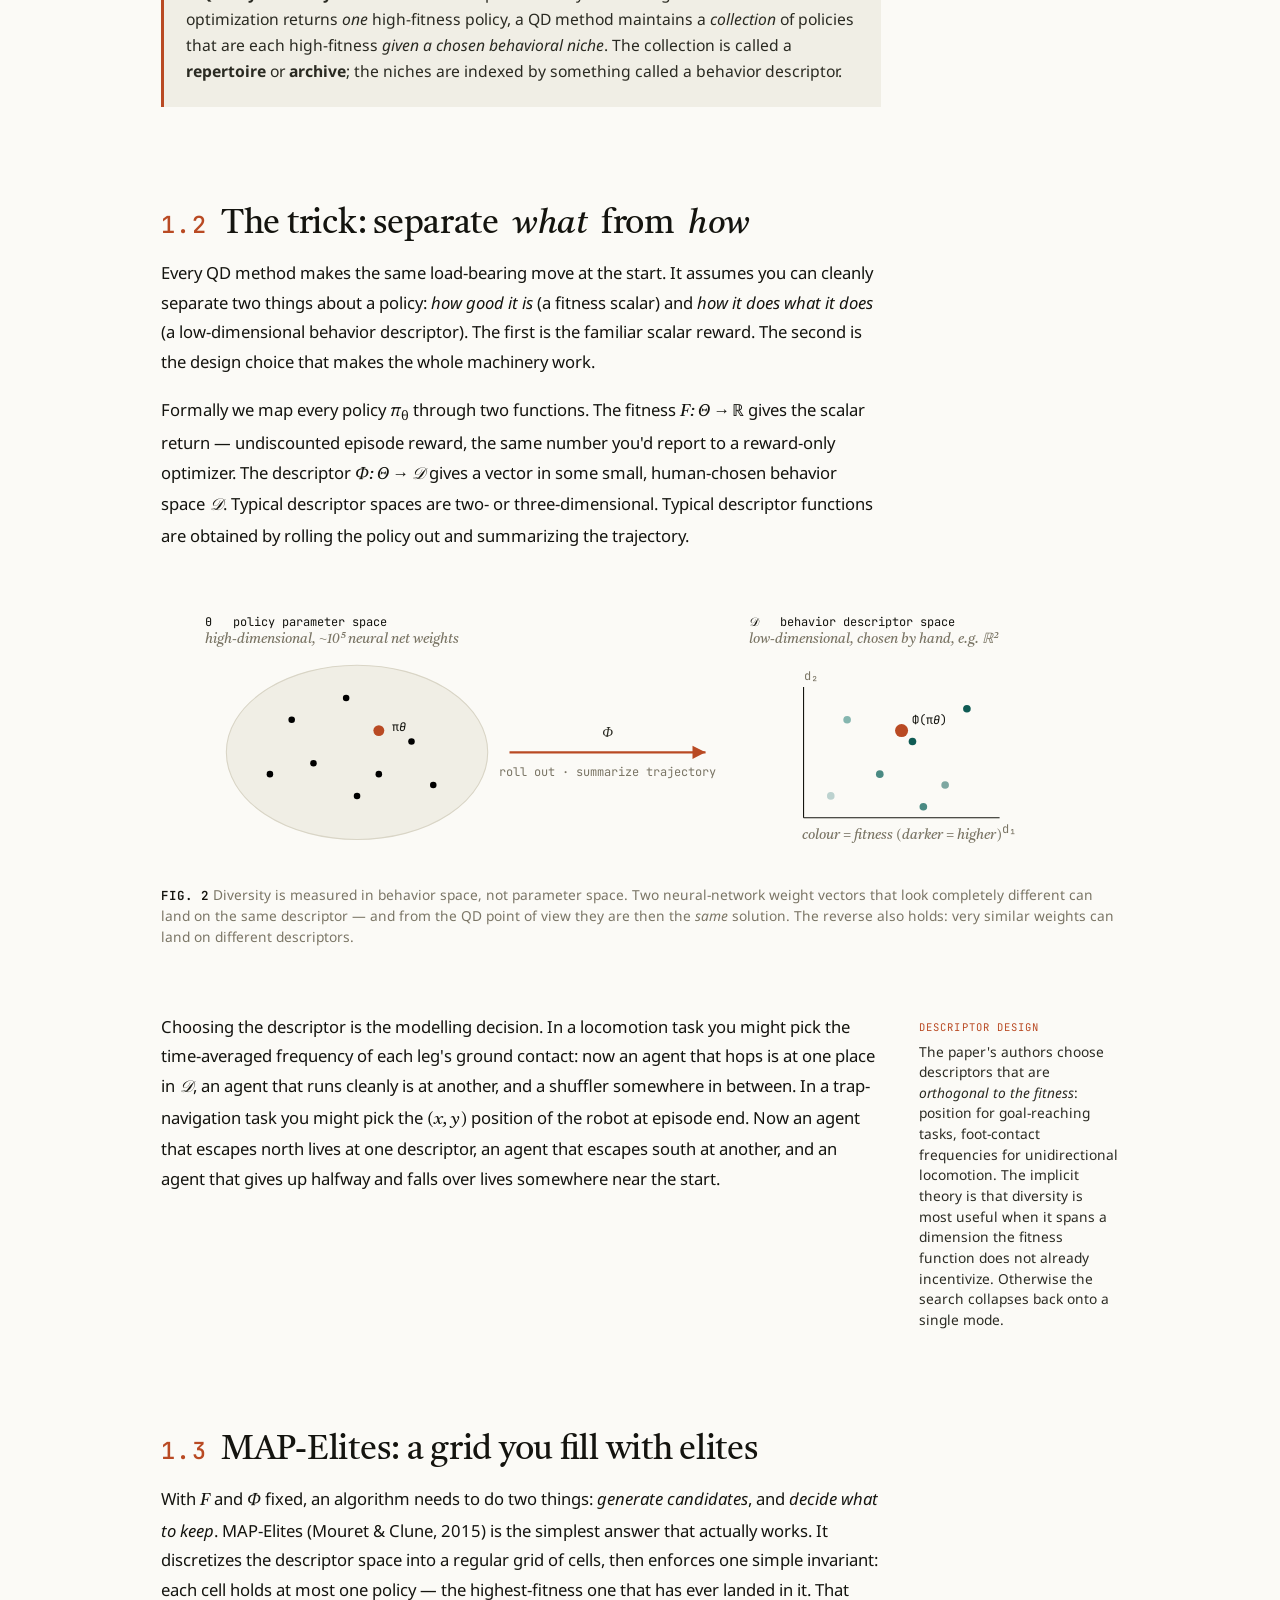
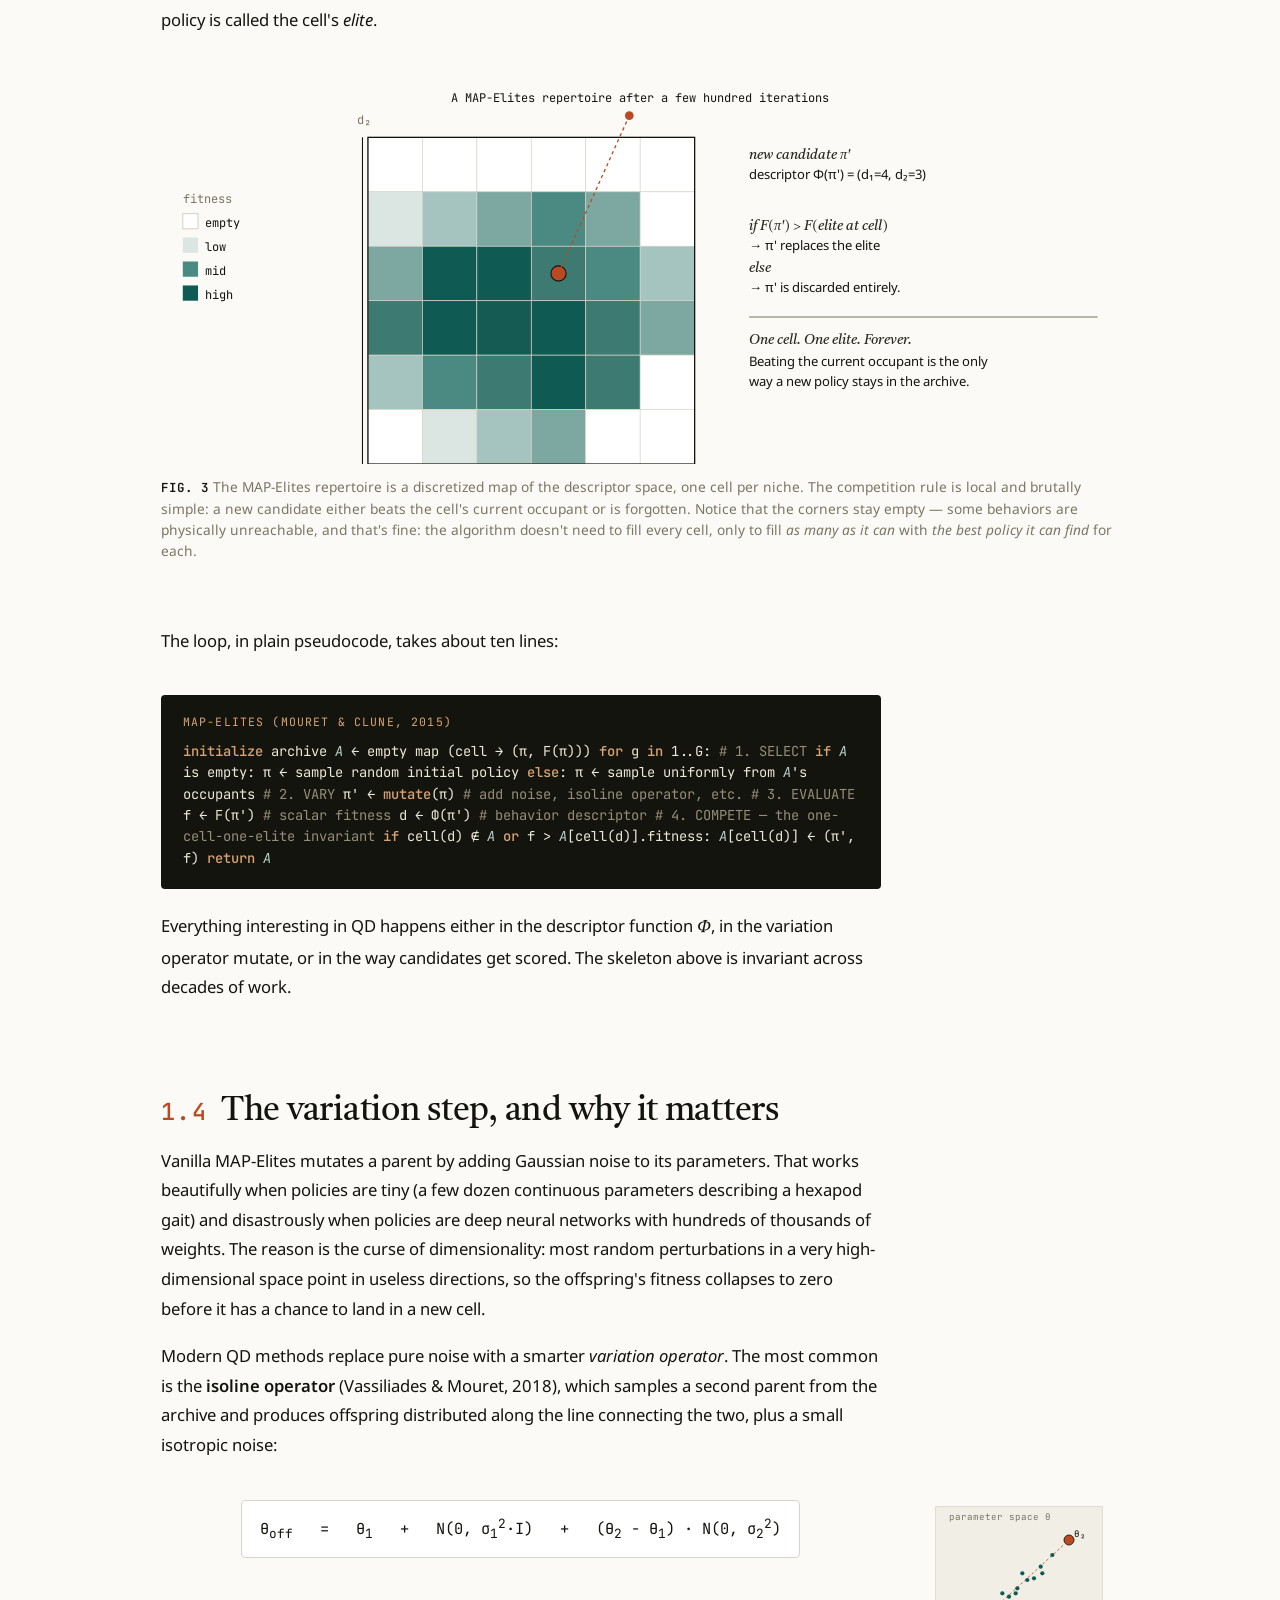
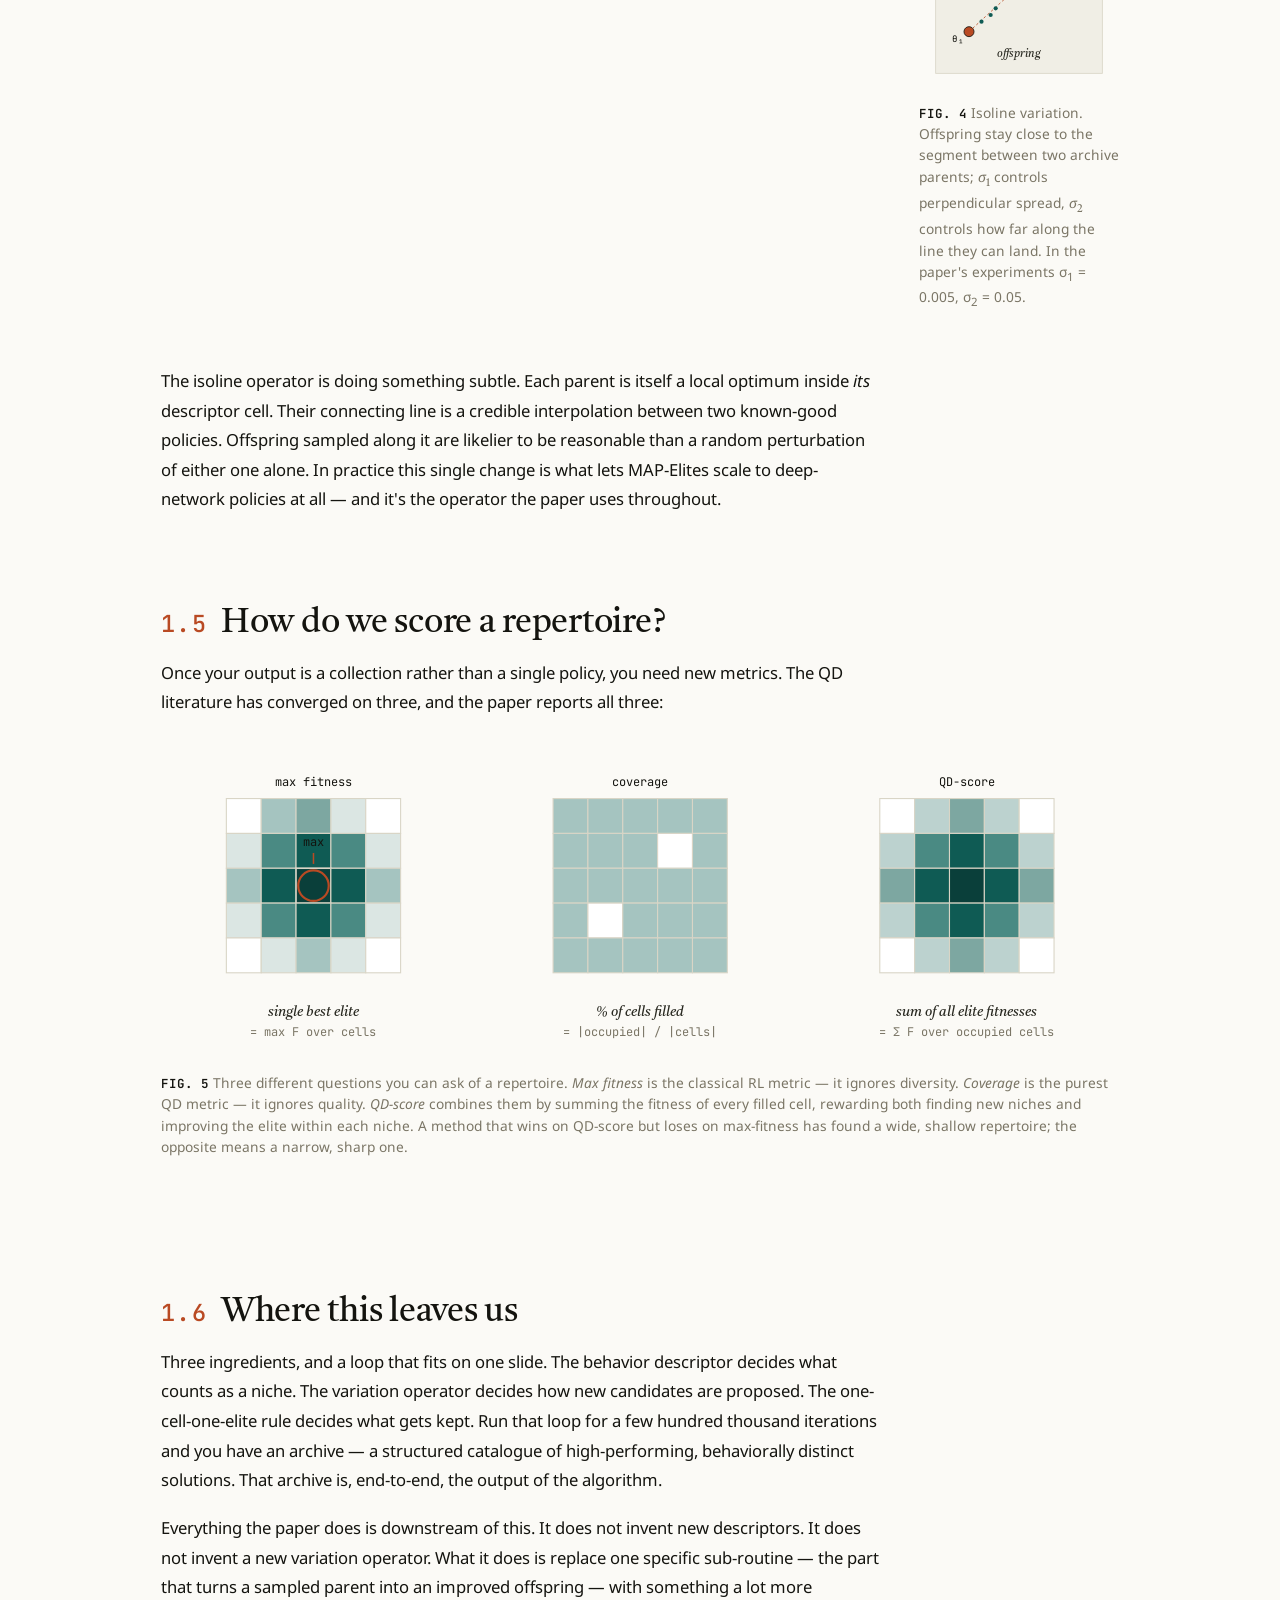
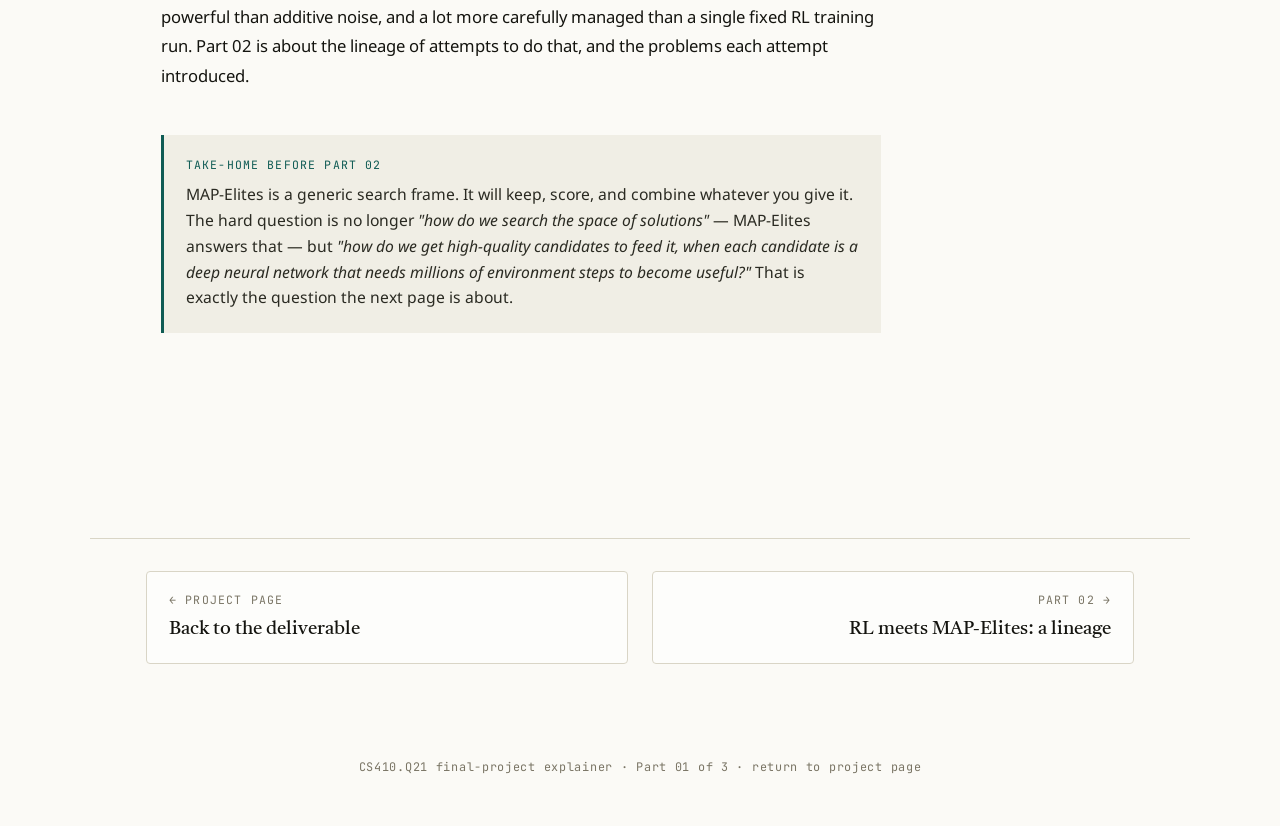
<file: learn/01-quality-diversity.html>
<!doctype html>
<html lang="en">
  <head>
    <meta charset="utf-8">
    <meta name="viewport" content="width=device-width, initial-scale=1">
    <title>1. Quality, Diversity, MAP-Elites — PBT-MAP-Elites explainer</title>
    <meta name="description" content="A visual primer on Quality-Diversity optimization and the MAP-Elites algorithm — the primitives the paper builds on.">
    <link rel="preconnect" href="https://fonts.googleapis.com">
    <link rel="preconnect" href="https://fonts.gstatic.com" crossorigin>
    <link href="https://fonts.googleapis.com/css2?family=Castoro:ital@0;1&family=Noto+Sans:wght@400;500;600;700&family=Noto+Serif:ital,wght@0,400;0,600;1,400&family=JetBrains+Mono:wght@400;500&display=swap" rel="stylesheet">
    <link rel="stylesheet" href="learn.css">
  </head>
  <body>

    <header class="learn-header">
      <a class="brand" href="../index.html"><span>CS410.Q21</span><span class="brand-divider">·</span><span>Explainer</span></a>
      <nav class="crumbs" aria-label="Pages">
        <a href="01-quality-diversity.html" class="is-current"><span class="step-num">01</span>Primitives</a>
        <a href="02-rl-meets-mapelites.html"><span class="step-num">02</span>Lineage</a>
        <a href="03-pbt-mapelites.html"><span class="step-num">03</span>PBT-MAP-Elites</a>
      </nav>
    </header>

    <section class="hero">
      <p class="eyebrow"><span class="part-num">01</span>Primitives</p>
      <h1 class="title">One peak is not enough.</h1>
      <p class="subtitle">
        Before the paper introduces a new algorithm, it inherits an entire optimization philosophy.
        This page is for getting that philosophy under your skin — what Quality-Diversity is,
        why you need it, and how MAP-Elites makes it concrete.
      </p>
      <div class="hero-meta">
        <div><strong>Read time</strong>10 minutes</div>
        <div><strong>You will learn</strong>Behavior descriptors · MAP-Elites archive · Isoline variation · QD-score</div>
        <div><strong>Math required</strong>None beyond comfort with vectors</div>
      </div>
    </section>

    <main class="article">

      <h2><span class="h2-num">1.1</span> The optimizer's reflex</h2>

      <p>
        Hand any optimizer a function and ask for the best input, and it will give you back
        a single number. Reinforcement learning trains a single policy to maximize a single
        scalar reward. SGD descends to a single minimum. Evolution Strategies returns a single
        winner. Across the whole machine-learning bestiary, the default verb is <em>maximize</em>
        and the default noun is <em>solution</em>, singular.
      </p>

      <p>
        For a lot of problems that's the right reflex. For some, it is exactly the wrong one.
        A robot that can run forward isn't very useful if you also want it to back-pedal, side-step,
        or shuffle in a confined space. A controller that wins on a level surface may collapse on
        a slope. A policy that always sprints toward the goal isn't actually solving an
        environment where the direct path is blocked.
      </p>

      <div class="margin-fig">
        <figure class="figure">
          <svg viewBox="0 0 240 300" role="img" aria-label="A fitness curve with three peaks; a single arrow points to the highest one labeled 'what RL keeps'; three small bracket marks label all three peaks as 'what QD keeps'.">
            <!-- frame -->
            <rect x="0" y="0" width="240" height="300" fill="none"/>
            <!-- axes -->
            <line x1="20" y1="240" x2="220" y2="240" class="dg-axis"/>
            <line x1="20" y1="240" x2="20" y2="40" class="dg-axis"/>
            <text x="220" y="258" text-anchor="end" class="dg-label-mono dg-label-mute">parameter θ</text>
            <text x="20" y="34" text-anchor="start" class="dg-label-mono dg-label-mute">fitness F(θ)</text>
            <!-- multi-peak curve -->
            <path d="M 20 220 Q 50 140 80 170 Q 110 220 140 70 Q 170 220 200 130 L 220 230"
                  class="dg-stroke-mute" stroke-width="1.6"/>
            <!-- peak markers -->
            <circle cx="76"  cy="166" r="3.5" class="dg-fill-link"/>
            <circle cx="140" cy="70"  r="3.5" class="dg-fill-link"/>
            <circle cx="200" cy="130" r="3.5" class="dg-fill-link"/>
            <!-- RL arrow -->
            <line x1="160" y1="50" x2="142" y2="64" class="dg-stroke-link" stroke-width="1.2"/>
            <polygon points="142,64 148,58 148,68" class="dg-fill-link"/>
            <text x="164" y="50" class="dg-label-italic">single best</text>
            <text x="164" y="64" class="dg-label-mono dg-label-mute">RL converges here</text>
            <!-- QD bracket -->
            <path d="M 60 264 L 60 270 L 218 270 L 218 264" class="dg-stroke-teal" stroke-width="1.2"/>
            <line x1="139" y1="270" x2="139" y2="276" class="dg-stroke-teal" stroke-width="1.2"/>
            <text x="139" y="290" text-anchor="middle" class="dg-label-italic" fill="#0f5b54">QD keeps all of them</text>
          </svg>
          <figcaption><strong>Fig. 1</strong>Standard optimization is a winner-takes-all argmax over parameter space. Quality-Diversity asks the harder, more useful question: <em>which solutions, plural?</em></figcaption>
        </figure>
      </div>

      <p>
        Quality-Diversity (QD) optimization is the family of methods that refuses the singular.
        Rather than returning the highest peak of the fitness landscape, a QD method returns a
        catalogue of <em>locally-best</em> solutions — one for every recognizably different way of
        solving the problem. It is, deliberately, a more expensive question to answer.
      </p>

      <div class="callout">
        <span class="label">Working definition</span>
        <p>
          A <strong>Quality-Diversity method</strong> trades sample-efficiency for coverage.
          Where standard optimization returns <em>one</em> high-fitness policy, a QD method
          maintains a <em>collection</em> of policies that are each high-fitness <em>given a
          chosen behavioral niche</em>. The collection is called a <strong>repertoire</strong>
          or <strong>archive</strong>; the niches are indexed by something called a
          behavior descriptor.
        </p>
      </div>

      <h2><span class="h2-num">1.2</span> The trick: separate <em>what</em> from <em>how</em></h2>

      <p>
        Every QD method makes the same load-bearing move at the start. It assumes you can
        cleanly separate two things about a policy: <em>how good it is</em> (a fitness scalar) and
        <em>how it does what it does</em> (a low-dimensional behavior descriptor). The first is the
        familiar scalar reward. The second is the design choice that makes the whole machinery
        work.
      </p>

      <p>
        Formally we map every policy <span class="tex">π<sub>θ</sub></span> through two functions.
        The fitness <span class="tex">F: Θ → ℝ</span> gives the scalar return — undiscounted episode
        reward, the same number you'd report to a reward-only optimizer. The descriptor
        <span class="tex">Φ: Θ → 𝒟</span> gives a vector in some small, human-chosen behavior space
        <span class="tex">𝒟</span>. Typical descriptor spaces are two- or three-dimensional. Typical
        descriptor functions are obtained by rolling the policy out and summarizing the trajectory.
      </p>

      <div class="wide-fig">
        <figure class="figure">
          <svg viewBox="0 0 880 260" role="img" aria-label="Diagram showing the high-dimensional policy parameter space mapped through phi to a low-dimensional behavior descriptor space.">
            <!-- frame -->
            <rect x="0" y="0" width="880" height="260" fill="none"/>

            <!-- Left: Theta cloud -->
            <text x="40" y="34" class="dg-label-mono">Θ &nbsp; policy parameter space</text>
            <text x="40" y="50" class="dg-label-italic dg-label-mute">high-dimensional, ~10⁵ neural net weights</text>
            <g transform="translate(180,150)">
              <ellipse rx="120" ry="80" fill="#f0eee5" stroke="#d9d5c6" stroke-width="1"/>
              <!-- scattered dots -->
              <circle cx="-60" cy="-30" r="3" class="dg-fill-mute"/>
              <circle cx="-40" cy="10"  r="3" class="dg-fill-mute"/>
              <circle cx="-10" cy="-50" r="3" class="dg-fill-mute"/>
              <circle cx="20"  cy="20"  r="3" class="dg-fill-mute"/>
              <circle cx="50"  cy="-10" r="3" class="dg-fill-mute"/>
              <circle cx="70"  cy="30"  r="3" class="dg-fill-mute"/>
              <circle cx="0"   cy="40"  r="3" class="dg-fill-mute"/>
              <circle cx="-80" cy="20"  r="3" class="dg-fill-mute"/>
              <!-- highlighted policy -->
              <circle cx="20" cy="-20" r="5" class="dg-fill-link"/>
              <text x="32" y="-20" class="dg-label-mono" fill="#b94a23">π<tspan font-style="italic">θ</tspan></text>
            </g>

            <!-- Arrow: phi -->
            <g transform="translate(320,150)">
              <line x1="0" y1="0" x2="180" y2="0" class="dg-stroke-link" stroke-width="2"/>
              <polygon points="180,0 168,-6 168,6" class="dg-fill-link"/>
              <text x="90" y="-14" text-anchor="middle" class="dg-label-italic" fill="#b94a23">Φ</text>
              <text x="90" y="22" text-anchor="middle" class="dg-label-mono dg-label-mute">roll out · summarize trajectory</text>
            </g>

            <!-- Right: behavior descriptor space -->
            <text x="540" y="34" class="dg-label-mono">𝒟 &nbsp; behavior descriptor space</text>
            <text x="540" y="50" class="dg-label-italic dg-label-mute">low-dimensional, chosen by hand, e.g. ℝ²</text>
            <g transform="translate(680,150)">
              <!-- 2D axes -->
              <line x1="-90" y1="60" x2="90" y2="60" class="dg-axis"/>
              <line x1="-90" y1="60" x2="-90" y2="-60" class="dg-axis"/>
              <text x="92" y="74" class="dg-label-mono dg-label-mute">d₁</text>
              <text x="-90" y="-66" text-anchor="start" class="dg-label-mono dg-label-mute">d₂</text>
              <!-- scattered dots, colored by fitness -->
              <circle cx="-50" cy="-30" r="3.5" fill="#85b6af"/>
              <circle cx="-20" cy="20"  r="3.5" fill="#4a8a83"/>
              <circle cx="10"  cy="-10" r="3.5" fill="#0f5b54"/>
              <circle cx="40"  cy="30"  r="3.5" fill="#7da7a1"/>
              <circle cx="60"  cy="-40" r="3.5" fill="#0f5b54"/>
              <circle cx="-65" cy="40"  r="3.5" fill="#bcd2cf"/>
              <circle cx="20"  cy="50"  r="3.5" fill="#4a8a83"/>
              <!-- highlighted point -->
              <circle cx="0" cy="-20" r="6" class="dg-fill-link"/>
              <text x="10" y="-26" class="dg-label-mono" fill="#b94a23">Φ(π<tspan font-style="italic">θ</tspan>)</text>
            </g>
            <!-- legend -->
            <g transform="translate(680, 230)">
              <text text-anchor="middle" class="dg-label-italic dg-label-mute">colour = fitness (darker = higher)</text>
            </g>
          </svg>
          <figcaption><strong>Fig. 2</strong>Diversity is measured in behavior space, not parameter space. Two neural-network weight vectors that look completely different can land on the same descriptor — and from the QD point of view they are then the <em>same</em> solution. The reverse also holds: very similar weights can land on different descriptors.</figcaption>
        </figure>
      </div>

      <p>
        Choosing the descriptor is the modelling decision. In a locomotion task you might pick the
        time-averaged frequency of each leg's ground contact: now an agent that hops is at one
        place in <span class="tex">𝒟</span>, an agent that runs cleanly is at another, and a
        shuffler somewhere in between. In a trap-navigation task you might pick the
        <span class="tex">(x, y)</span> position of the robot at episode end. Now an agent
        that escapes north lives at one descriptor, an agent that escapes south at another, and an
        agent that gives up halfway and falls over lives somewhere near the start.
      </p>

      <div class="margin-fig">
        <div class="sidenote">
          <span class="sn-label">Descriptor design</span>
          The paper's authors choose descriptors that are <em>orthogonal to the fitness</em>: position
          for goal-reaching tasks, foot-contact frequencies for unidirectional locomotion. The
          implicit theory is that diversity is most useful when it spans a dimension the fitness
          function does not already incentivize. Otherwise the search collapses back onto a single
          mode.
        </div>
      </div>

      <h2><span class="h2-num">1.3</span> MAP-Elites: a grid you fill with elites</h2>

      <p>
        With <span class="tex">F</span> and <span class="tex">Φ</span> fixed, an algorithm needs to
        do two things: <em>generate candidates</em>, and <em>decide what to keep</em>. MAP-Elites
        (Mouret &amp; Clune, 2015) is the simplest answer that actually works. It discretizes the
        descriptor space into a regular grid of cells, then enforces one simple invariant: each
        cell holds at most one policy — the highest-fitness one that has ever landed in it. That
        policy is called the cell's <em>elite</em>.
      </p>

      <div class="wide-fig">
        <figure class="figure">
          <svg viewBox="0 0 880 360" role="img" aria-label="A 6x6 MAP-Elites grid showing filled cells colored by fitness, with annotations explaining the competition rule.">
            <rect x="0" y="0" width="880" height="360" fill="none"/>

            <!-- Title -->
            <text x="440" y="28" text-anchor="middle" class="dg-label-mono">A MAP-Elites repertoire after a few hundred iterations</text>

            <!-- Grid: 6x6 cells, 50x50 each, starting at (190, 60) -->
            <g transform="translate(190,60)">
              <!-- grid lines and cells -->
              <!-- fill rule: hand-pick colors per cell to look like a partially-explored archive -->
              <!-- empty cells -->
              <g class="dg-grid">
                <rect x="0"   y="0"   width="50" height="50" fill="#ffffff"/>
                <rect x="50"  y="0"   width="50" height="50" fill="#ffffff"/>
                <rect x="100" y="0"   width="50" height="50" fill="#ffffff"/>
                <rect x="150" y="0"   width="50" height="50" fill="#ffffff"/>
                <rect x="200" y="0"   width="50" height="50" fill="#ffffff"/>
                <rect x="250" y="0"   width="50" height="50" fill="#ffffff"/>

                <rect x="0"   y="50"  width="50" height="50" fill="#dbe6e3"/>
                <rect x="50"  y="50"  width="50" height="50" fill="#a5c4c0"/>
                <rect x="100" y="50"  width="50" height="50" fill="#7da7a1"/>
                <rect x="150" y="50"  width="50" height="50" fill="#4a8a83"/>
                <rect x="200" y="50"  width="50" height="50" fill="#7da7a1"/>
                <rect x="250" y="50"  width="50" height="50" fill="#ffffff"/>

                <rect x="0"   y="100" width="50" height="50" fill="#7da7a1"/>
                <rect x="50"  y="100" width="50" height="50" fill="#0f5b54"/>
                <rect x="100" y="100" width="50" height="50" fill="#0f5b54"/>
                <rect x="150" y="100" width="50" height="50" fill="#3d7a72"/>
                <rect x="200" y="100" width="50" height="50" fill="#4a8a83"/>
                <rect x="250" y="100" width="50" height="50" fill="#a5c4c0"/>

                <rect x="0"   y="150" width="50" height="50" fill="#3d7a72"/>
                <rect x="50"  y="150" width="50" height="50" fill="#0f5b54"/>
                <rect x="100" y="150" width="50" height="50" fill="#155b54"/>
                <rect x="150" y="150" width="50" height="50" fill="#0f5b54"/>
                <rect x="200" y="150" width="50" height="50" fill="#3d7a72"/>
                <rect x="250" y="150" width="50" height="50" fill="#7da7a1"/>

                <rect x="0"   y="200" width="50" height="50" fill="#a5c4c0"/>
                <rect x="50"  y="200" width="50" height="50" fill="#4a8a83"/>
                <rect x="100" y="200" width="50" height="50" fill="#3d7a72"/>
                <rect x="150" y="200" width="50" height="50" fill="#0f5b54"/>
                <rect x="200" y="200" width="50" height="50" fill="#3d7a72"/>
                <rect x="250" y="200" width="50" height="50" fill="#ffffff"/>

                <rect x="0"   y="250" width="50" height="50" fill="#ffffff"/>
                <rect x="50"  y="250" width="50" height="50" fill="#dbe6e3"/>
                <rect x="100" y="250" width="50" height="50" fill="#a5c4c0"/>
                <rect x="150" y="250" width="50" height="50" fill="#7da7a1"/>
                <rect x="200" y="250" width="50" height="50" fill="#ffffff"/>
                <rect x="250" y="250" width="50" height="50" fill="#ffffff"/>
              </g>

              <!-- grid border -->
              <rect x="0" y="0" width="300" height="300" fill="none" stroke="#14140f" stroke-width="1.2"/>

              <!-- new candidate landing in (3,4) -->
              <circle cx="175" cy="125" r="7" class="dg-fill-link" stroke="#14140f" stroke-width="1"/>
              <line x1="175" y1="125" x2="240" y2="-20" class="dg-stroke-link" stroke-width="1.2" stroke-dasharray="3 3"/>
              <circle cx="240" cy="-20" r="4" class="dg-fill-link"/>

              <!-- axes labels -->
              <text x="-10" y="-12" class="dg-label-mono dg-label-mute">d₂</text>
              <text x="312" y="312" class="dg-label-mono dg-label-mute" text-anchor="end">d₁</text>
              <line x1="0" y1="305" x2="305" y2="305" class="dg-axis"/>
              <line x1="-5" y1="0" x2="-5" y2="305" class="dg-axis"/>
            </g>

            <!-- Annotations -->
            <text x="540" y="80" class="dg-label-italic" fill="#b94a23">new candidate π'</text>
            <text x="540" y="98" class="dg-label-sans">descriptor Φ(π') = (d₁=4, d₂=3)</text>

            <text x="540" y="145" class="dg-label-italic">if F(π') &gt; F(elite at cell)</text>
            <text x="540" y="163" class="dg-label-sans">→ π' replaces the elite</text>
            <text x="540" y="184" class="dg-label-italic">else</text>
            <text x="540" y="202" class="dg-label-sans">→ π' is discarded entirely.</text>

            <line x1="540" y1="225" x2="860" y2="225" class="dg-stroke-mute"/>

            <text x="540" y="250" class="dg-label-italic">One cell. One elite. Forever.</text>
            <text x="540" y="270" class="dg-label-sans">Beating the current occupant is the only</text>
            <text x="540" y="288" class="dg-label-sans">way a new policy stays in the archive.</text>

            <!-- color legend -->
            <g transform="translate(20,120)">
              <text class="dg-label-mono dg-label-mute">fitness</text>
              <rect x="0" y="10" width="14" height="14" fill="#ffffff" stroke="#d9d5c6"/>
              <text x="20" y="22" class="dg-label-mono">empty</text>
              <rect x="0" y="32" width="14" height="14" fill="#dbe6e3"/>
              <text x="20" y="44" class="dg-label-mono">low</text>
              <rect x="0" y="54" width="14" height="14" fill="#4a8a83"/>
              <text x="20" y="66" class="dg-label-mono">mid</text>
              <rect x="0" y="76" width="14" height="14" fill="#0f5b54"/>
              <text x="20" y="88" class="dg-label-mono">high</text>
            </g>
          </svg>
          <figcaption><strong>Fig. 3</strong>The MAP-Elites repertoire is a discretized map of the descriptor space, one cell per niche. The competition rule is local and brutally simple: a new candidate either beats the cell's current occupant or is forgotten. Notice that the corners stay empty — some behaviors are physically unreachable, and that's fine: the algorithm doesn't need to fill every cell, only to fill <em>as many as it can</em> with <em>the best policy it can find</em> for each.</figcaption>
        </figure>
      </div>

      <p>
        The loop, in plain pseudocode, takes about ten lines:
      </p>

      <div class="pseudocode">
<span class="pc-title">MAP-Elites (Mouret &amp; Clune, 2015)</span>
<span class="kw">initialize</span> archive <span class="var">A</span> &larr; empty map (cell &rarr; (π, F(π)))
<span class="kw">for</span> g <span class="kw">in</span> 1..G:
<span class="com">    # 1. SELECT</span>
    <span class="kw">if</span> <span class="var">A</span> is empty:  π &larr; sample random initial policy
    <span class="kw">else</span>:           π &larr; sample uniformly from <span class="var">A</span>'s occupants
<span class="com">    # 2. VARY</span>
    π' &larr; <span class="kw">mutate</span>(π)           <span class="com"># add noise, isoline operator, etc.</span>
<span class="com">    # 3. EVALUATE</span>
    f &larr; F(π')                  <span class="com"># scalar fitness</span>
    d &larr; Φ(π')                  <span class="com"># behavior descriptor</span>
<span class="com">    # 4. COMPETE — the one-cell-one-elite invariant</span>
    <span class="kw">if</span> cell(d) &notin; <span class="var">A</span> <span class="kw">or</span> f &gt; <span class="var">A</span>[cell(d)].fitness:
        <span class="var">A</span>[cell(d)] &larr; (π', f)
<span class="kw">return</span> <span class="var">A</span>
      </div>

      <p>
        Everything interesting in QD happens either in the descriptor function
        <span class="tex">Φ</span>, in the variation operator <span class="kw">mutate</span>, or in
        the way candidates get scored. The skeleton above is invariant across decades of work.
      </p>

      <h2><span class="h2-num">1.4</span> The variation step, and why it matters</h2>

      <p>
        Vanilla MAP-Elites mutates a parent by adding Gaussian noise to its parameters. That works
        beautifully when policies are tiny (a few dozen continuous parameters describing a hexapod
        gait) and disastrously when policies are deep neural networks with hundreds of thousands of
        weights. The reason is the curse of dimensionality: most random perturbations in a
        very high-dimensional space point in useless directions, so the offspring's fitness
        collapses to zero before it has a chance to land in a new cell.
      </p>

      <p>
        Modern QD methods replace pure noise with a smarter <em>variation operator</em>. The most
        common is the <strong>isoline operator</strong> (Vassiliades &amp; Mouret, 2018), which
        samples a second parent from the archive and produces offspring distributed along the
        line connecting the two, plus a small isotropic noise:
      </p>

      <div class="equation">
        θ<sub>off</sub> &nbsp; = &nbsp; θ<sub>1</sub> &nbsp; + &nbsp; &Nu;(0, σ<sub>1</sub><sup>2</sup>&middot;I) &nbsp; + &nbsp; (θ<sub>2</sub> − θ<sub>1</sub>) &middot; &Nu;(0, σ<sub>2</sub><sup>2</sup>)
      </div>

      <div class="margin-fig">
        <figure class="figure">
          <svg viewBox="0 0 240 240" role="img" aria-label="Two parent points in parameter space with offspring distributed along the line connecting them.">
            <rect x="0" y="0" width="240" height="240" fill="none"/>

            <!-- background frame -->
            <rect x="20" y="20" width="200" height="200" class="dg-fill-bg-alt" stroke="#d9d5c6"/>

            <!-- parents -->
            <circle cx="60"  cy="170" r="6" class="dg-fill-link" stroke="#14140f"/>
            <text x="40" y="182" class="dg-label-mono" fill="#b94a23">θ₁</text>
            <circle cx="180" cy="60"  r="6" class="dg-fill-link" stroke="#14140f"/>
            <text x="186" y="56" class="dg-label-mono" fill="#b94a23">θ₂</text>

            <!-- line through parents -->
            <line x1="60" y1="170" x2="180" y2="60" stroke="#b94a23" stroke-width="1" stroke-dasharray="3 3"/>

            <!-- offspring along the line, with perpendicular noise -->
            <g class="dg-fill-teal">
              <circle cx="75"  cy="158" r="2.5"/>
              <circle cx="92"  cy="142" r="2.5"/>
              <circle cx="108" cy="128" r="2.5"/>
              <circle cx="118" cy="118" r="2.5"/>
              <circle cx="130" cy="108" r="2.5"/>
              <circle cx="146" cy="92"  r="2.5"/>
              <circle cx="160" cy="78"  r="2.5"/>
              <!-- perpendicular scatter -->
              <circle cx="100" cy="124" r="2.5"/>
              <circle cx="86"  cy="150" r="2.5"/>
              <circle cx="138" cy="106" r="2.5"/>
              <circle cx="116" cy="124" r="2.5"/>
              <circle cx="124" cy="100" r="2.5"/>
              <circle cx="148" cy="100" r="2.5"/>
            </g>

            <text x="120" y="200" text-anchor="middle" class="dg-label-italic" fill="#0f5b54">offspring</text>

            <!-- noise arrows -->
            <text x="36" y="36" class="dg-label-mono dg-label-mute">parameter space Θ</text>
          </svg>
          <figcaption><strong>Fig. 4</strong>Isoline variation. Offspring stay close to the segment between two archive parents; <span class="tex">σ<sub>1</sub></span> controls perpendicular spread, <span class="tex">σ<sub>2</sub></span> controls how far along the line they can land. In the paper's experiments σ<sub>1</sub> = 0.005, σ<sub>2</sub> = 0.05.</figcaption>
        </figure>
      </div>

      <p>
        The isoline operator is doing something subtle. Each parent is itself a local optimum
        inside <em>its</em> descriptor cell. Their connecting line is a credible interpolation
        between two known-good policies. Offspring sampled along it are likelier to be reasonable
        than a random perturbation of either one alone. In practice this single change is what
        lets MAP-Elites scale to deep-network policies at all — and it's the operator the paper
        uses throughout.
      </p>

      <h2><span class="h2-num">1.5</span> How do we score a repertoire?</h2>

      <p>
        Once your output is a collection rather than a single policy, you need new metrics. The QD
        literature has converged on three, and the paper reports all three:
      </p>

      <div class="wide-fig">
        <figure class="figure">
          <svg viewBox="0 0 880 280" role="img" aria-label="Three small archive thumbnails illustrating maximum fitness, coverage, and QD-score.">
            <rect x="0" y="0" width="880" height="280" fill="none"/>

            <!-- helper: 5x5 grid template -->
            <!-- THUMB 1: max fitness -->
            <g transform="translate(60,40)">
              <text x="80" y="-12" text-anchor="middle" class="dg-label-mono">max fitness</text>
              <g>
                <rect x="0"   y="0"  width="32" height="32" fill="#ffffff" stroke="#d9d5c6"/>
                <rect x="32"  y="0"  width="32" height="32" fill="#a5c4c0" stroke="#d9d5c6"/>
                <rect x="64"  y="0"  width="32" height="32" fill="#7da7a1" stroke="#d9d5c6"/>
                <rect x="96"  y="0"  width="32" height="32" fill="#dbe6e3" stroke="#d9d5c6"/>
                <rect x="128" y="0"  width="32" height="32" fill="#ffffff" stroke="#d9d5c6"/>

                <rect x="0"   y="32" width="32" height="32" fill="#dbe6e3" stroke="#d9d5c6"/>
                <rect x="32"  y="32" width="32" height="32" fill="#4a8a83" stroke="#d9d5c6"/>
                <rect x="64"  y="32" width="32" height="32" fill="#0f5b54" stroke="#d9d5c6"/>
                <rect x="96"  y="32" width="32" height="32" fill="#4a8a83" stroke="#d9d5c6"/>
                <rect x="128" y="32" width="32" height="32" fill="#dbe6e3" stroke="#d9d5c6"/>

                <rect x="0"   y="64" width="32" height="32" fill="#a5c4c0" stroke="#d9d5c6"/>
                <rect x="32"  y="64" width="32" height="32" fill="#0f5b54" stroke="#d9d5c6"/>
                <rect x="64"  y="64" width="32" height="32" fill="#0a3f3a" stroke="#d9d5c6" stroke-width="1.4"/>
                <rect x="96"  y="64" width="32" height="32" fill="#0f5b54" stroke="#d9d5c6"/>
                <rect x="128" y="64" width="32" height="32" fill="#a5c4c0" stroke="#d9d5c6"/>

                <rect x="0"   y="96" width="32" height="32" fill="#dbe6e3" stroke="#d9d5c6"/>
                <rect x="32"  y="96" width="32" height="32" fill="#4a8a83" stroke="#d9d5c6"/>
                <rect x="64"  y="96" width="32" height="32" fill="#0f5b54" stroke="#d9d5c6"/>
                <rect x="96"  y="96" width="32" height="32" fill="#4a8a83" stroke="#d9d5c6"/>
                <rect x="128" y="96" width="32" height="32" fill="#dbe6e3" stroke="#d9d5c6"/>

                <rect x="0"   y="128" width="32" height="32" fill="#ffffff" stroke="#d9d5c6"/>
                <rect x="32"  y="128" width="32" height="32" fill="#dbe6e3" stroke="#d9d5c6"/>
                <rect x="64"  y="128" width="32" height="32" fill="#a5c4c0" stroke="#d9d5c6"/>
                <rect x="96"  y="128" width="32" height="32" fill="#dbe6e3" stroke="#d9d5c6"/>
                <rect x="128" y="128" width="32" height="32" fill="#ffffff" stroke="#d9d5c6"/>
              </g>
              <!-- crown the brightest cell -->
              <circle cx="80" cy="80" r="14" fill="none" stroke="#b94a23" stroke-width="2"/>
              <line x1="80" y1="60" x2="80" y2="50" stroke="#b94a23" stroke-width="1.4"/>
              <text x="80" y="44" text-anchor="middle" class="dg-label-mono" fill="#b94a23">max</text>
              <text x="80" y="200" text-anchor="middle" class="dg-label-italic">single best elite</text>
              <text x="80" y="218" text-anchor="middle" class="dg-label-mono dg-label-mute">= max F over cells</text>
            </g>

            <!-- THUMB 2: coverage -->
            <g transform="translate(360,40)">
              <text x="80" y="-12" text-anchor="middle" class="dg-label-mono">coverage</text>
              <g>
                <rect x="0"   y="0"   width="32" height="32" fill="#a5c4c0" stroke="#d9d5c6"/>
                <rect x="32"  y="0"   width="32" height="32" fill="#a5c4c0" stroke="#d9d5c6"/>
                <rect x="64"  y="0"   width="32" height="32" fill="#a5c4c0" stroke="#d9d5c6"/>
                <rect x="96"  y="0"   width="32" height="32" fill="#a5c4c0" stroke="#d9d5c6"/>
                <rect x="128" y="0"   width="32" height="32" fill="#a5c4c0" stroke="#d9d5c6"/>

                <rect x="0"   y="32"  width="32" height="32" fill="#a5c4c0" stroke="#d9d5c6"/>
                <rect x="32"  y="32"  width="32" height="32" fill="#a5c4c0" stroke="#d9d5c6"/>
                <rect x="64"  y="32"  width="32" height="32" fill="#a5c4c0" stroke="#d9d5c6"/>
                <rect x="96"  y="32"  width="32" height="32" fill="#ffffff" stroke="#d9d5c6"/>
                <rect x="128" y="32"  width="32" height="32" fill="#a5c4c0" stroke="#d9d5c6"/>

                <rect x="0"   y="64"  width="32" height="32" fill="#a5c4c0" stroke="#d9d5c6"/>
                <rect x="32"  y="64"  width="32" height="32" fill="#a5c4c0" stroke="#d9d5c6"/>
                <rect x="64"  y="64"  width="32" height="32" fill="#a5c4c0" stroke="#d9d5c6"/>
                <rect x="96"  y="64"  width="32" height="32" fill="#a5c4c0" stroke="#d9d5c6"/>
                <rect x="128" y="64"  width="32" height="32" fill="#a5c4c0" stroke="#d9d5c6"/>

                <rect x="0"   y="96"  width="32" height="32" fill="#a5c4c0" stroke="#d9d5c6"/>
                <rect x="32"  y="96"  width="32" height="32" fill="#ffffff" stroke="#d9d5c6"/>
                <rect x="64"  y="96"  width="32" height="32" fill="#a5c4c0" stroke="#d9d5c6"/>
                <rect x="96"  y="96"  width="32" height="32" fill="#a5c4c0" stroke="#d9d5c6"/>
                <rect x="128" y="96"  width="32" height="32" fill="#a5c4c0" stroke="#d9d5c6"/>

                <rect x="0"   y="128" width="32" height="32" fill="#a5c4c0" stroke="#d9d5c6"/>
                <rect x="32"  y="128" width="32" height="32" fill="#a5c4c0" stroke="#d9d5c6"/>
                <rect x="64"  y="128" width="32" height="32" fill="#a5c4c0" stroke="#d9d5c6"/>
                <rect x="96"  y="128" width="32" height="32" fill="#a5c4c0" stroke="#d9d5c6"/>
                <rect x="128" y="128" width="32" height="32" fill="#a5c4c0" stroke="#d9d5c6"/>
              </g>
              <text x="80" y="200" text-anchor="middle" class="dg-label-italic">% of cells filled</text>
              <text x="80" y="218" text-anchor="middle" class="dg-label-mono dg-label-mute">= |occupied| / |cells|</text>
            </g>

            <!-- THUMB 3: QD score -->
            <g transform="translate(660,40)">
              <text x="80" y="-12" text-anchor="middle" class="dg-label-mono">QD-score</text>
              <g>
                <rect x="0"   y="0"  width="32" height="32" fill="#ffffff" stroke="#d9d5c6"/>
                <rect x="32"  y="0"  width="32" height="32" fill="#bcd2cf" stroke="#d9d5c6"/>
                <rect x="64"  y="0"  width="32" height="32" fill="#7da7a1" stroke="#d9d5c6"/>
                <rect x="96"  y="0"  width="32" height="32" fill="#bcd2cf" stroke="#d9d5c6"/>
                <rect x="128" y="0"  width="32" height="32" fill="#ffffff" stroke="#d9d5c6"/>

                <rect x="0"   y="32" width="32" height="32" fill="#bcd2cf" stroke="#d9d5c6"/>
                <rect x="32"  y="32" width="32" height="32" fill="#4a8a83" stroke="#d9d5c6"/>
                <rect x="64"  y="32" width="32" height="32" fill="#0f5b54" stroke="#d9d5c6"/>
                <rect x="96"  y="32" width="32" height="32" fill="#4a8a83" stroke="#d9d5c6"/>
                <rect x="128" y="32" width="32" height="32" fill="#bcd2cf" stroke="#d9d5c6"/>

                <rect x="0"   y="64" width="32" height="32" fill="#7da7a1" stroke="#d9d5c6"/>
                <rect x="32"  y="64" width="32" height="32" fill="#0f5b54" stroke="#d9d5c6"/>
                <rect x="64"  y="64" width="32" height="32" fill="#0a3f3a" stroke="#d9d5c6"/>
                <rect x="96"  y="64" width="32" height="32" fill="#0f5b54" stroke="#d9d5c6"/>
                <rect x="128" y="64" width="32" height="32" fill="#7da7a1" stroke="#d9d5c6"/>

                <rect x="0"   y="96" width="32" height="32" fill="#bcd2cf" stroke="#d9d5c6"/>
                <rect x="32"  y="96" width="32" height="32" fill="#4a8a83" stroke="#d9d5c6"/>
                <rect x="64"  y="96" width="32" height="32" fill="#0f5b54" stroke="#d9d5c6"/>
                <rect x="96"  y="96" width="32" height="32" fill="#4a8a83" stroke="#d9d5c6"/>
                <rect x="128" y="96" width="32" height="32" fill="#bcd2cf" stroke="#d9d5c6"/>

                <rect x="0"   y="128" width="32" height="32" fill="#ffffff" stroke="#d9d5c6"/>
                <rect x="32"  y="128" width="32" height="32" fill="#bcd2cf" stroke="#d9d5c6"/>
                <rect x="64"  y="128" width="32" height="32" fill="#7da7a1" stroke="#d9d5c6"/>
                <rect x="96"  y="128" width="32" height="32" fill="#bcd2cf" stroke="#d9d5c6"/>
                <rect x="128" y="128" width="32" height="32" fill="#ffffff" stroke="#d9d5c6"/>
              </g>
              <text x="80" y="200" text-anchor="middle" class="dg-label-italic">sum of all elite fitnesses</text>
              <text x="80" y="218" text-anchor="middle" class="dg-label-mono dg-label-mute">= Σ F over occupied cells</text>
            </g>
          </svg>
          <figcaption><strong>Fig. 5</strong>Three different questions you can ask of a repertoire. <em>Max fitness</em> is the classical RL metric — it ignores diversity. <em>Coverage</em> is the purest QD metric — it ignores quality. <em>QD-score</em> combines them by summing the fitness of every filled cell, rewarding both finding new niches and improving the elite within each niche. A method that wins on QD-score but loses on max-fitness has found a wide, shallow repertoire; the opposite means a narrow, sharp one.</figcaption>
        </figure>
      </div>

      <h2><span class="h2-num">1.6</span> Where this leaves us</h2>

      <p>
        Three ingredients, and a loop that fits on one slide. The behavior descriptor decides what
        counts as a niche. The variation operator decides how new candidates are proposed. The
        one-cell-one-elite rule decides what gets kept. Run that loop for a few hundred thousand
        iterations and you have an archive — a structured catalogue of high-performing,
        behaviorally distinct solutions. That archive is, end-to-end, the output of the algorithm.
      </p>

      <p>
        Everything the paper does is downstream of this. It does not invent new descriptors. It
        does not invent a new variation operator. What it does is replace one specific
        sub-routine — the part that turns a sampled parent into an improved offspring — with
        something a lot more powerful than additive noise, and a lot more carefully managed than a
        single fixed RL training run. Part 02 is about the lineage of attempts to do that, and the
        problems each attempt introduced.
      </p>

      <div class="callout teal">
        <span class="label">Take-home before part 02</span>
        <p>
          MAP-Elites is a generic search frame. It will keep, score, and combine whatever you give
          it. The hard question is no longer <em>"how do we search the space of solutions"</em> —
          MAP-Elites answers that — but <em>"how do we get high-quality candidates to feed it,
          when each candidate is a deep neural network that needs millions of environment steps to
          become useful?"</em> That is exactly the question the next page is about.
        </p>
      </div>

    </main>

    <nav class="learn-nav" aria-label="Continue">
      <a href="../index.html" class="prev">
        <span class="lab">&larr; Project page</span>
        <span class="ttl">Back to the deliverable</span>
      </a>
      <a href="02-rl-meets-mapelites.html" class="next">
        <span class="lab">Part 02 &rarr;</span>
        <span class="ttl">RL meets MAP-Elites: a lineage</span>
      </a>
    </nav>

    <footer class="learn-footer">
      <p>CS410.Q21 final-project explainer &middot; Part 01 of 3 &middot; <a href="../index.html">return to project page</a></p>
    </footer>

  </body>
</html>
</file>
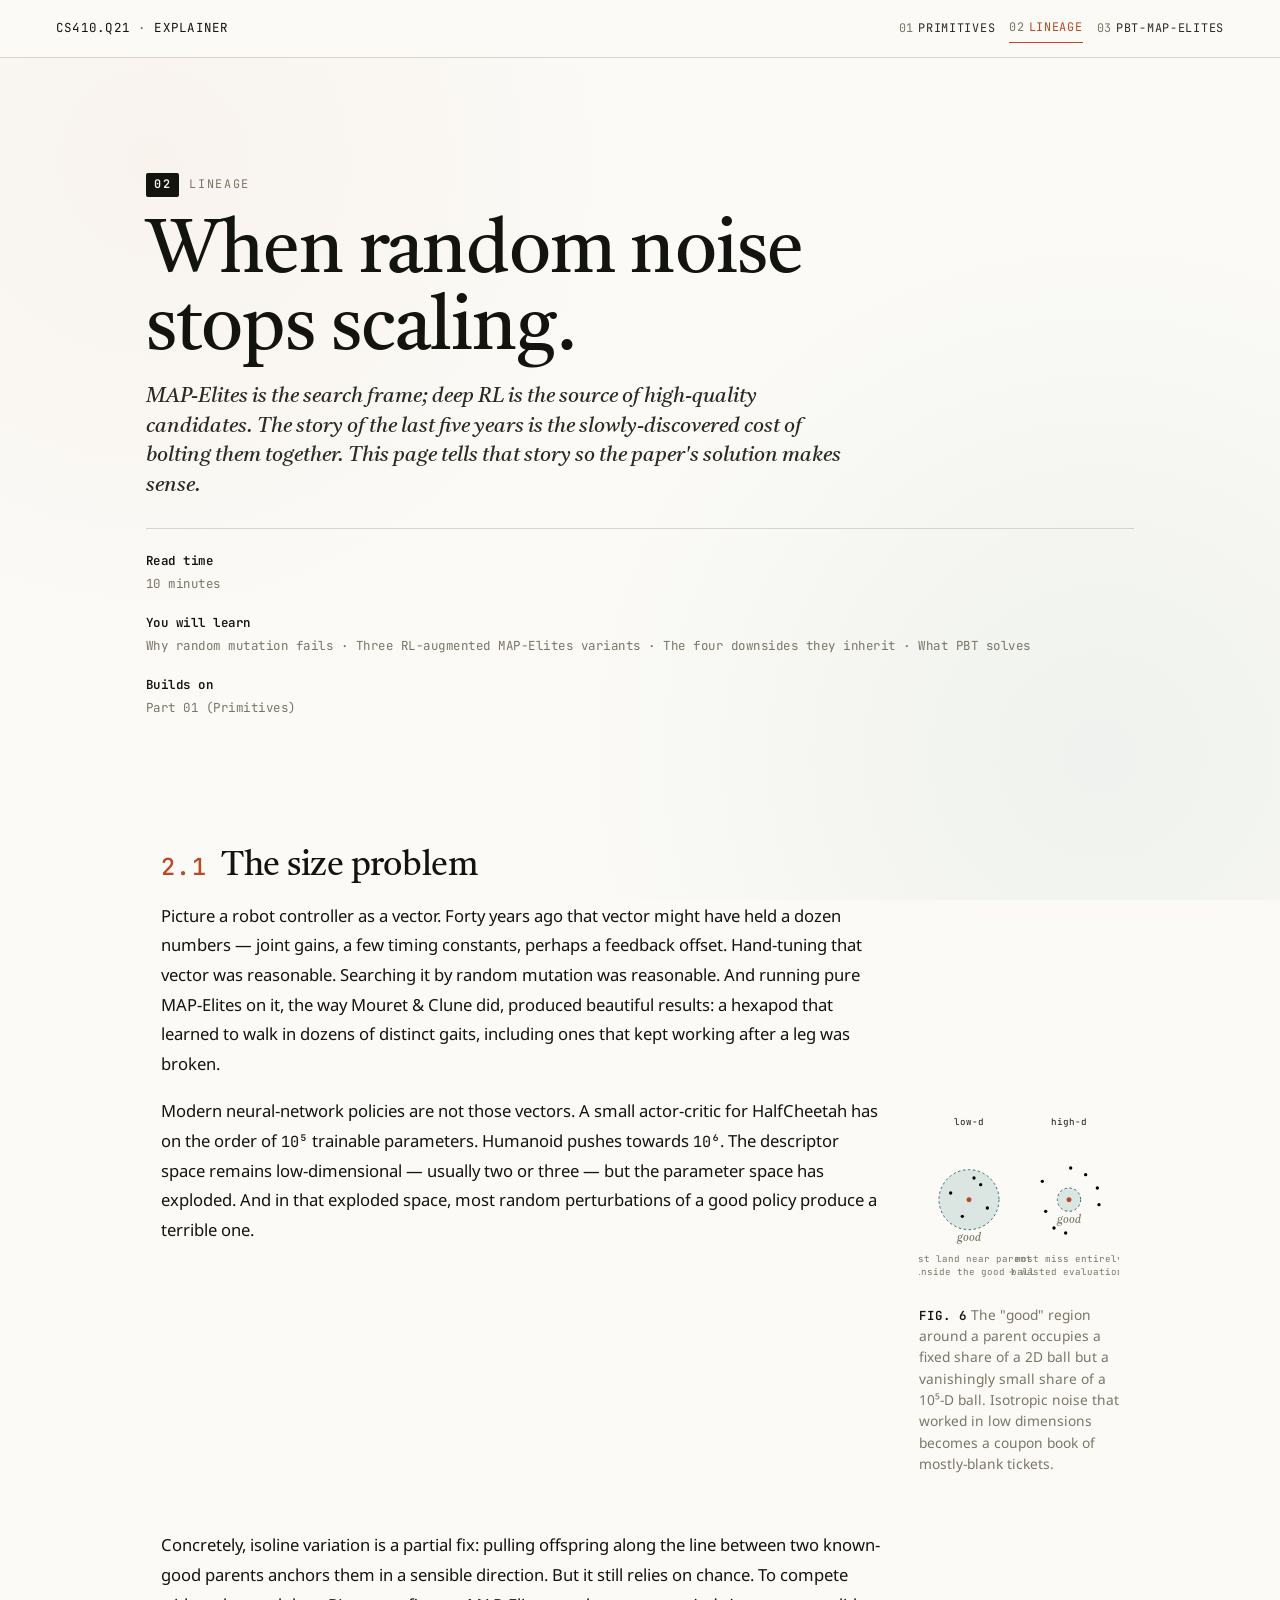
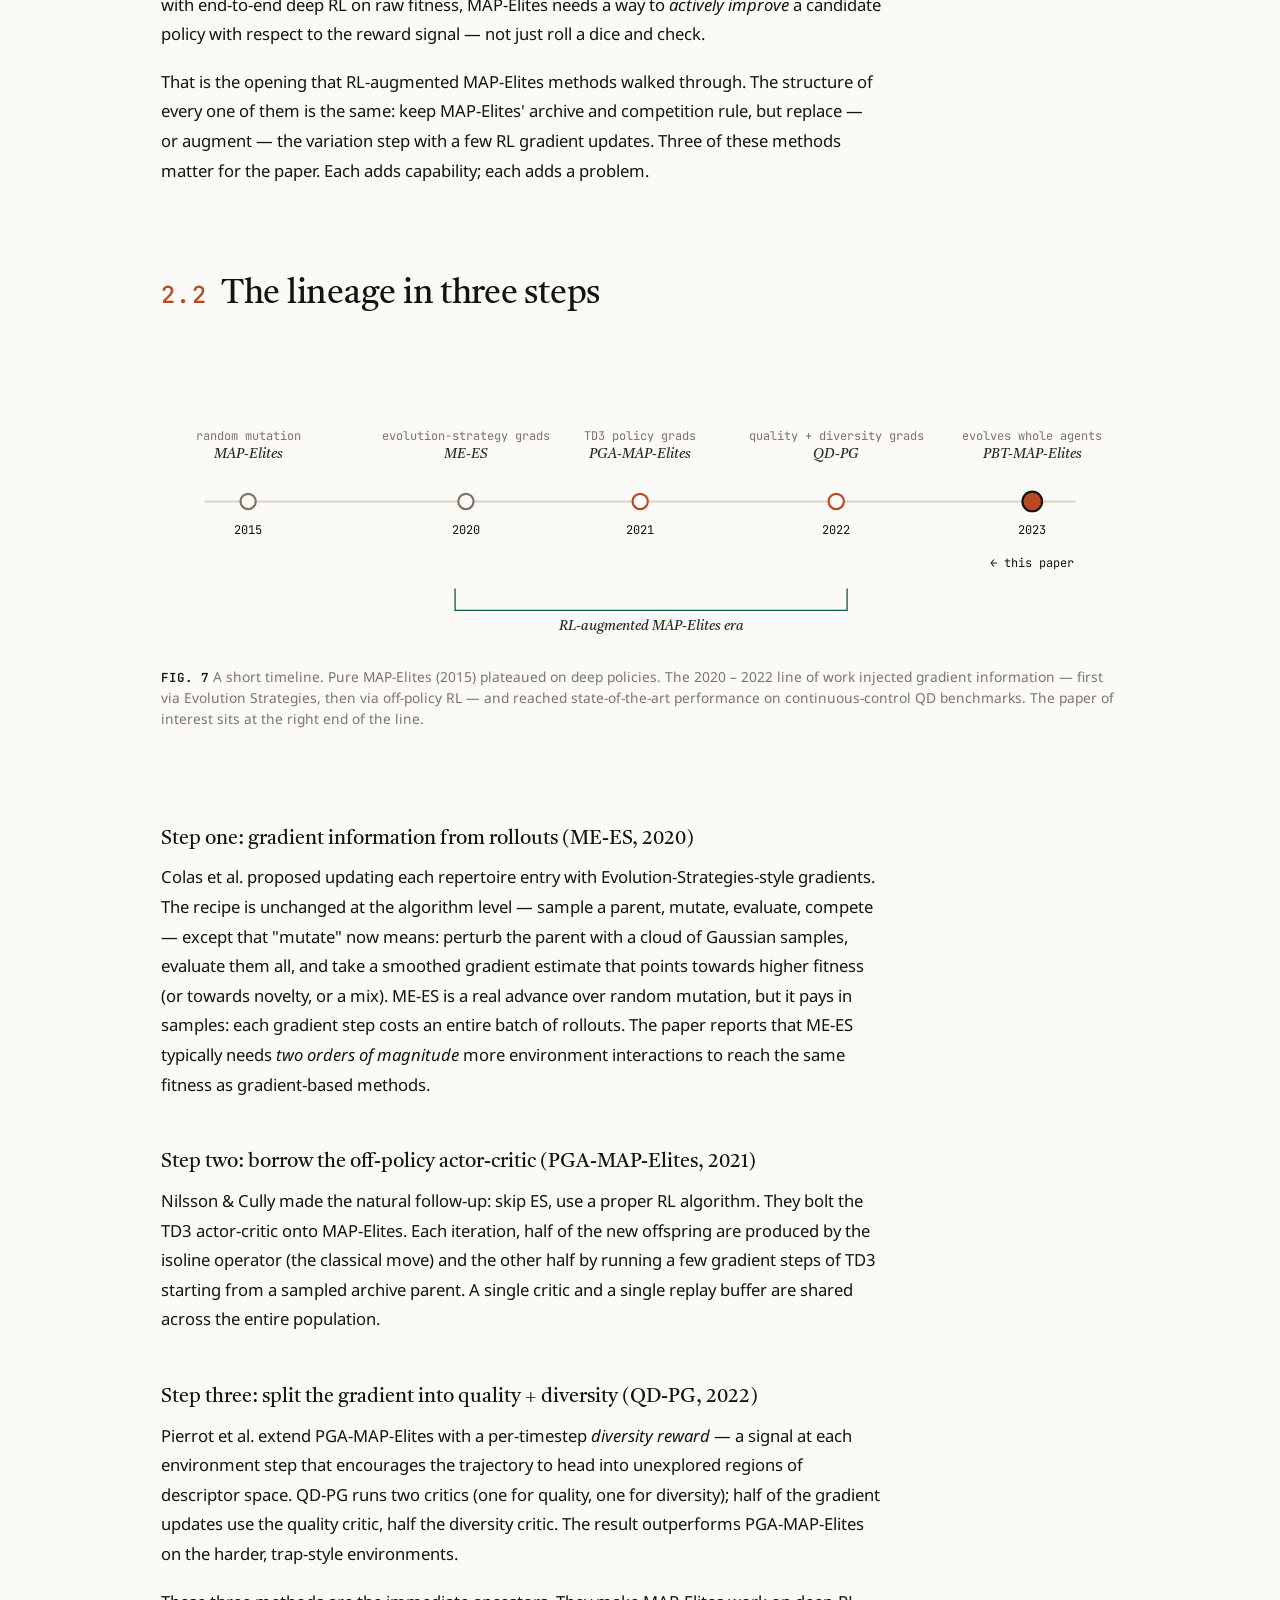
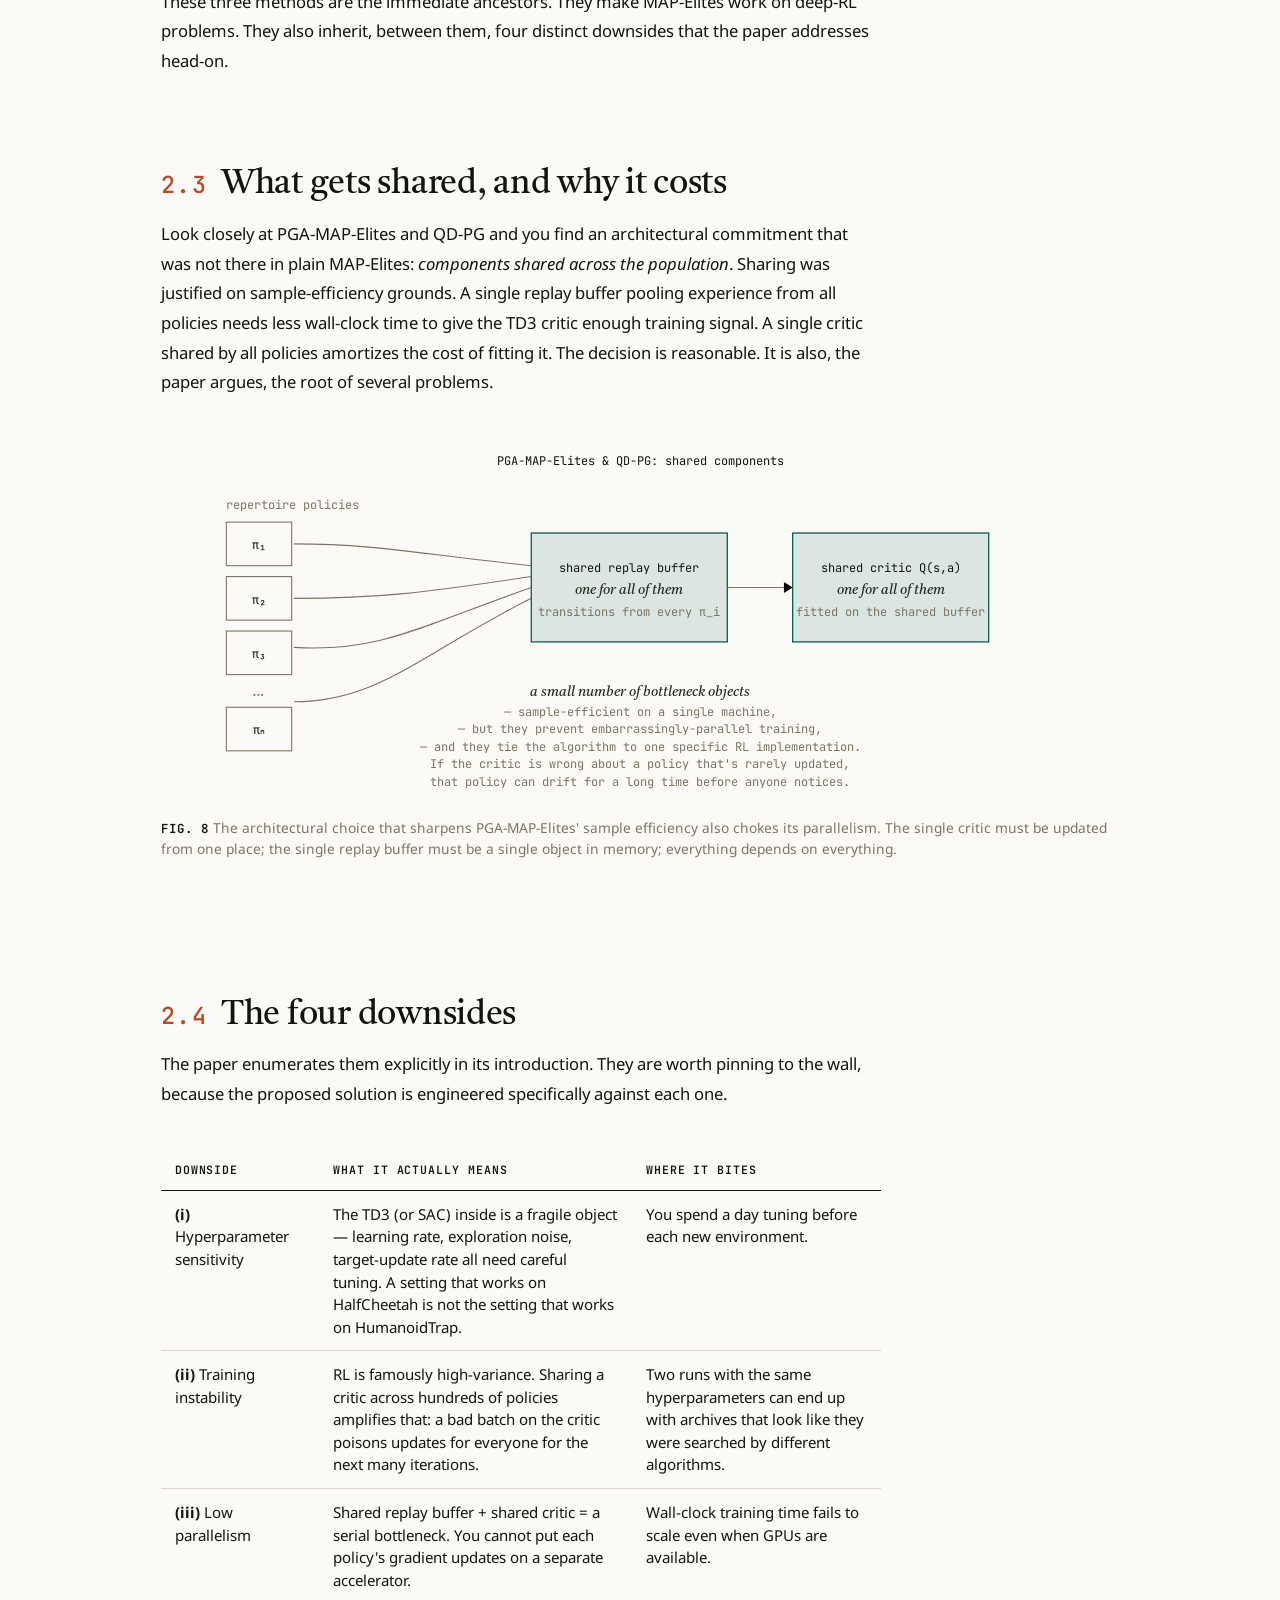
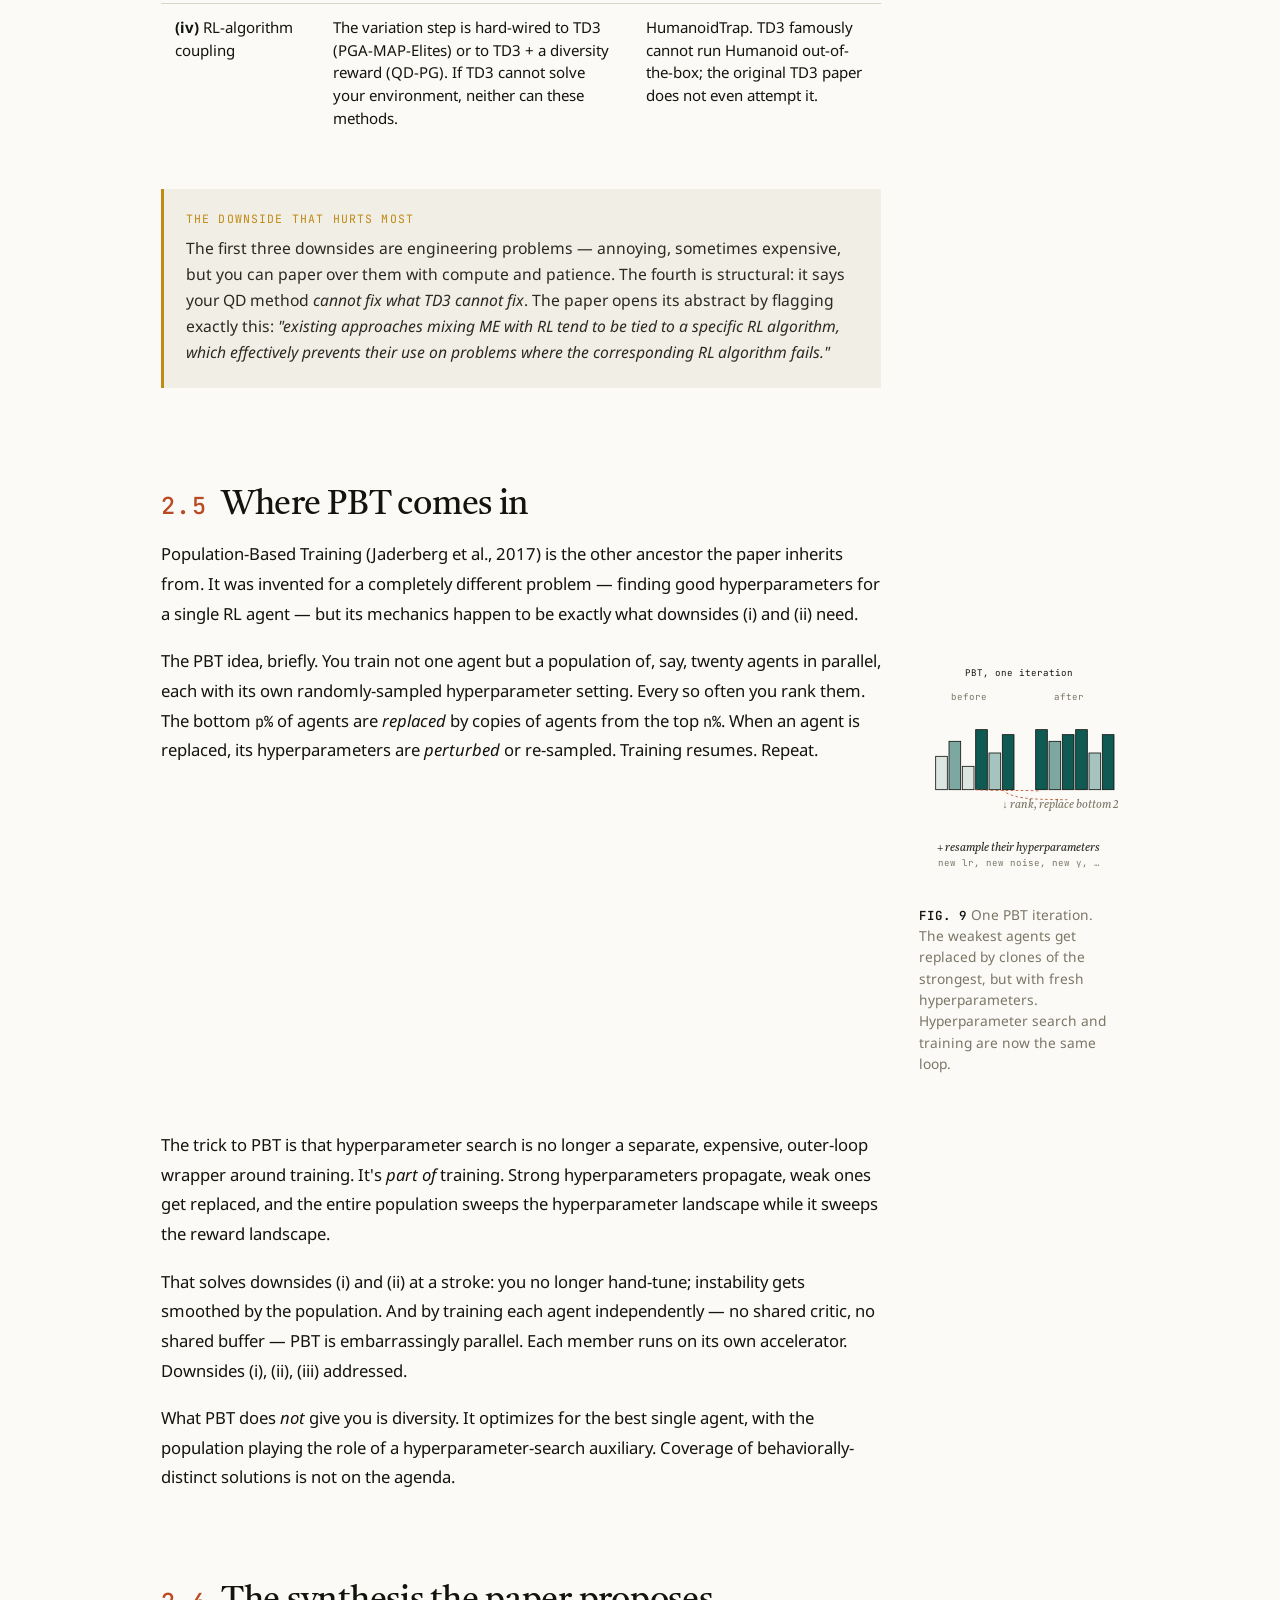
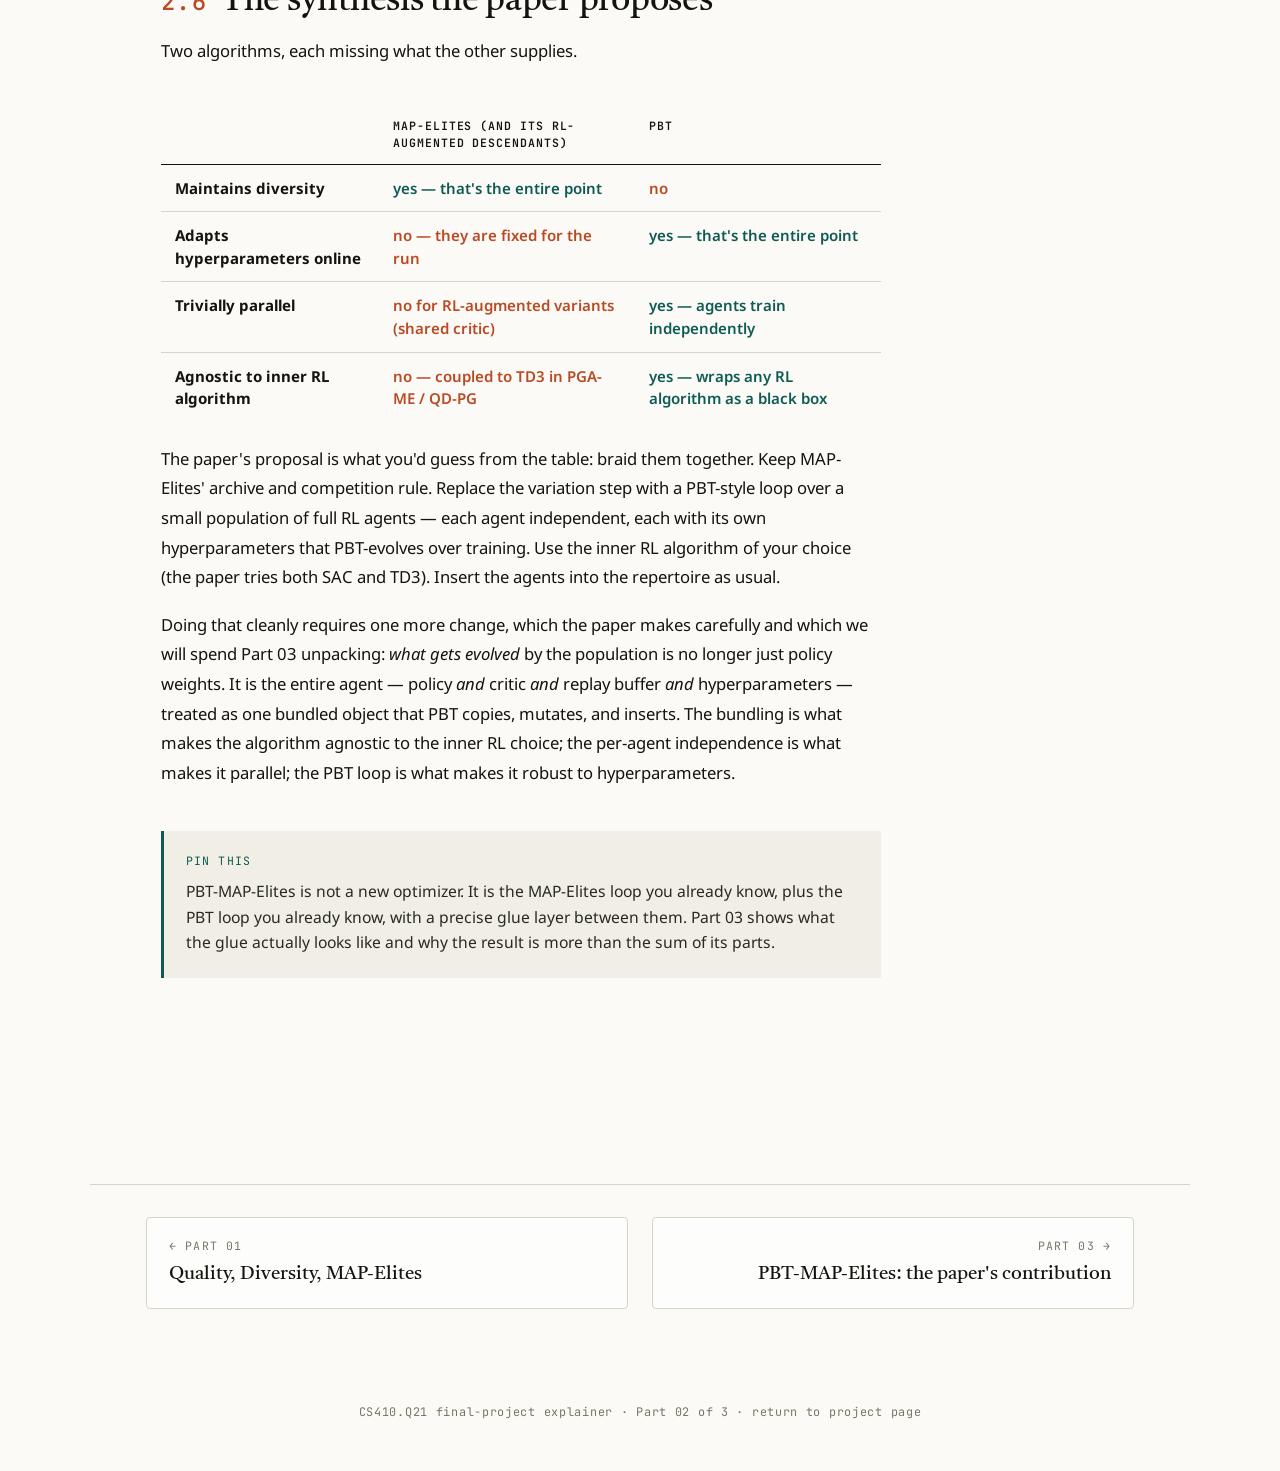
<file: learn/02-rl-meets-mapelites.html>
<!doctype html>
<html lang="en">
  <head>
    <meta charset="utf-8">
    <meta name="viewport" content="width=device-width, initial-scale=1">
    <title>2. RL meets MAP-Elites — PBT-MAP-Elites explainer</title>
    <meta name="description" content="The lineage of attempts to combine deep RL with MAP-Elites, and the four downsides that motivated PBT-MAP-Elites.">
    <link rel="preconnect" href="https://fonts.googleapis.com">
    <link rel="preconnect" href="https://fonts.gstatic.com" crossorigin>
    <link href="https://fonts.googleapis.com/css2?family=Castoro:ital@0;1&family=Noto+Sans:wght@400;500;600;700&family=Noto+Serif:ital,wght@0,400;0,600;1,400&family=JetBrains+Mono:wght@400;500&display=swap" rel="stylesheet">
    <link rel="stylesheet" href="learn.css">
  </head>
  <body>

    <header class="learn-header">
      <a class="brand" href="../index.html"><span>CS410.Q21</span><span class="brand-divider">·</span><span>Explainer</span></a>
      <nav class="crumbs" aria-label="Pages">
        <a href="01-quality-diversity.html"><span class="step-num">01</span>Primitives</a>
        <a href="02-rl-meets-mapelites.html" class="is-current"><span class="step-num">02</span>Lineage</a>
        <a href="03-pbt-mapelites.html"><span class="step-num">03</span>PBT-MAP-Elites</a>
      </nav>
    </header>

    <section class="hero">
      <p class="eyebrow"><span class="part-num">02</span>Lineage</p>
      <h1 class="title">When random noise stops scaling.</h1>
      <p class="subtitle">
        MAP-Elites is the search frame; deep RL is the source of high-quality candidates. The
        story of the last five years is the slowly-discovered cost of bolting them together. This
        page tells that story so the paper's solution makes sense.
      </p>
      <div class="hero-meta">
        <div><strong>Read time</strong>10 minutes</div>
        <div><strong>You will learn</strong>Why random mutation fails · Three RL-augmented MAP-Elites variants · The four downsides they inherit · What PBT solves</div>
        <div><strong>Builds on</strong>Part 01 (Primitives)</div>
      </div>
    </section>

    <main class="article">

      <h2><span class="h2-num">2.1</span> The size problem</h2>

      <p>
        Picture a robot controller as a vector. Forty years ago that vector might have held a
        dozen numbers — joint gains, a few timing constants, perhaps a feedback offset.
        Hand-tuning that vector was reasonable. Searching it by random mutation was reasonable.
        And running pure MAP-Elites on it, the way Mouret &amp; Clune did, produced beautiful
        results: a hexapod that learned to walk in dozens of distinct gaits, including ones that
        kept working after a leg was broken.
      </p>

      <p>
        Modern neural-network policies are not those vectors. A small actor-critic for HalfCheetah
        has on the order of <span class="bb">10⁵</span> trainable parameters. Humanoid pushes
        towards <span class="bb">10⁶</span>. The descriptor space remains low-dimensional —
        usually two or three — but the parameter space has exploded. And in that exploded space,
        most random perturbations of a good policy produce a terrible one.
      </p>

      <div class="margin-fig">
        <figure class="figure">
          <svg viewBox="0 0 240 220" role="img" aria-label="Two scatter plots showing random mutations spreading in 2D versus high-D, with most high-D mutations missing the good region.">
            <rect x="0" y="0" width="240" height="220" fill="none"/>

            <!-- LOW-D side -->
            <text x="60" y="20" text-anchor="middle" class="dg-label-mono">low-d</text>
            <g transform="translate(60,110)">
              <!-- good region: small disk -->
              <circle cx="0" cy="0" r="36" fill="#dbe6e3" stroke="#0f5b54" stroke-dasharray="3 3"/>
              <text x="0" y="50" text-anchor="middle" class="dg-label-italic dg-label-mute">good</text>
              <!-- parent -->
              <circle cx="0" cy="0" r="3" class="dg-fill-link"/>
              <!-- mutations -->
              <g class="dg-fill-mute">
                <circle cx="-22" cy="-8" r="2"/>
                <circle cx="14"  cy="-18" r="2"/>
                <circle cx="-8"  cy="20"  r="2"/>
                <circle cx="22"  cy="10"  r="2"/>
                <circle cx="6"   cy="-26" r="2"/>
              </g>
            </g>
            <text x="60" y="185" text-anchor="middle" class="dg-label-mono dg-label-mute">most land near parent</text>
            <text x="60" y="200" text-anchor="middle" class="dg-label-mono dg-label-mute">→ inside the good ball</text>

            <!-- HIGH-D side -->
            <text x="180" y="20" text-anchor="middle" class="dg-label-mono">high-d</text>
            <g transform="translate(180,110)">
              <circle cx="0" cy="0" r="14" fill="#dbe6e3" stroke="#0f5b54" stroke-dasharray="3 3"/>
              <text x="0" y="28" text-anchor="middle" class="dg-label-italic dg-label-mute">good</text>
              <circle cx="0" cy="0" r="3" class="dg-fill-link"/>
              <g class="dg-fill-mute">
                <circle cx="-32" cy="-22" r="2"/>
                <circle cx="-18" cy="34"  r="2"/>
                <circle cx="36"  cy="6"   r="2"/>
                <circle cx="20"  cy="-30" r="2"/>
                <circle cx="-28" cy="14"  r="2"/>
                <circle cx="2"   cy="-38" r="2"/>
                <circle cx="-4"  cy="40"  r="2"/>
                <circle cx="34"  cy="-14" r="2"/>
              </g>
            </g>
            <text x="180" y="185" text-anchor="middle" class="dg-label-mono dg-label-mute">most miss entirely</text>
            <text x="180" y="200" text-anchor="middle" class="dg-label-mono dg-label-mute">→ wasted evaluations</text>
          </svg>
          <figcaption><strong>Fig. 6</strong>The "good" region around a parent occupies a fixed share of a 2D ball but a vanishingly small share of a 10⁵-D ball. Isotropic noise that worked in low dimensions becomes a coupon book of mostly-blank tickets.</figcaption>
        </figure>
      </div>

      <p>
        Concretely, isoline variation is a partial fix: pulling offspring along the line between
        two known-good parents anchors them in a sensible direction. But it still relies on
        chance. To compete with end-to-end deep RL on raw fitness, MAP-Elites needs a way to
        <em>actively improve</em> a candidate policy with respect to the reward signal — not just
        roll a dice and check.
      </p>

      <p>
        That is the opening that RL-augmented MAP-Elites methods walked through. The structure of
        every one of them is the same: keep MAP-Elites' archive and competition rule, but replace
        — or augment — the variation step with a few RL gradient updates. Three of these methods
        matter for the paper. Each adds capability; each adds a problem.
      </p>

      <h2><span class="h2-num">2.2</span> The lineage in three steps</h2>

      <div class="wide-fig">
        <figure class="figure">
          <svg viewBox="0 0 880 280" role="img" aria-label="A timeline showing four methods: MAP-Elites (2015), ME-ES (2020), PGA-MAP-Elites (2021), QD-PG (2022), with PBT-MAP-Elites at 2023.">
            <rect x="0" y="0" width="880" height="280" fill="none"/>

            <!-- timeline -->
            <line x1="40" y1="140" x2="840" y2="140" stroke="#d9d5c6" stroke-width="2"/>

            <!-- nodes -->
            <g>
              <!-- 2015 ME -->
              <circle cx="80" cy="140" r="7" fill="#fbfaf6" stroke="#7a7565" stroke-width="2"/>
              <text x="80" y="170" text-anchor="middle" class="dg-label-mono">2015</text>
              <text x="80" y="100" text-anchor="middle" class="dg-label-italic">MAP-Elites</text>
              <text x="80" y="84"  text-anchor="middle" class="dg-label-mono dg-label-mute">random mutation</text>

              <!-- 2020 ME-ES -->
              <circle cx="280" cy="140" r="7" fill="#fbfaf6" stroke="#7a7565" stroke-width="2"/>
              <text x="280" y="170" text-anchor="middle" class="dg-label-mono">2020</text>
              <text x="280" y="100" text-anchor="middle" class="dg-label-italic">ME-ES</text>
              <text x="280" y="84"  text-anchor="middle" class="dg-label-mono dg-label-mute">evolution-strategy grads</text>

              <!-- 2021 PGA-ME -->
              <circle cx="440" cy="140" r="7" fill="#fbfaf6" stroke="#b94a23" stroke-width="2"/>
              <text x="440" y="170" text-anchor="middle" class="dg-label-mono">2021</text>
              <text x="440" y="100" text-anchor="middle" class="dg-label-italic" fill="#b94a23">PGA-MAP-Elites</text>
              <text x="440" y="84"  text-anchor="middle" class="dg-label-mono dg-label-mute">TD3 policy grads</text>

              <!-- 2022 QD-PG -->
              <circle cx="620" cy="140" r="7" fill="#fbfaf6" stroke="#b94a23" stroke-width="2"/>
              <text x="620" y="170" text-anchor="middle" class="dg-label-mono">2022</text>
              <text x="620" y="100" text-anchor="middle" class="dg-label-italic" fill="#b94a23">QD-PG</text>
              <text x="620" y="84"  text-anchor="middle" class="dg-label-mono dg-label-mute">quality + diversity grads</text>

              <!-- 2023 PBT-ME (our paper, highlighted) -->
              <circle cx="800" cy="140" r="9" fill="#b94a23" stroke="#14140f" stroke-width="2"/>
              <text x="800" y="170" text-anchor="middle" class="dg-label-mono" fill="#b94a23">2023</text>
              <text x="800" y="100" text-anchor="middle" class="dg-label-italic" fill="#b94a23">PBT-MAP-Elites</text>
              <text x="800" y="84"  text-anchor="middle" class="dg-label-mono dg-label-mute">evolves whole agents</text>
              <text x="800" y="200" text-anchor="middle" class="dg-label-mono" fill="#b94a23">← this paper</text>
            </g>

            <!-- annotation: the RL era -->
            <path d="M 270 220 L 270 240 L 630 240 L 630 220" stroke="#0f5b54" fill="none" stroke-width="1.2"/>
            <text x="450" y="258" text-anchor="middle" class="dg-label-italic" fill="#0f5b54">RL-augmented MAP-Elites era</text>
          </svg>
          <figcaption><strong>Fig. 7</strong>A short timeline. Pure MAP-Elites (2015) plateaued on deep policies. The 2020 – 2022 line of work injected gradient information — first via Evolution Strategies, then via off-policy RL — and reached state-of-the-art performance on continuous-control QD benchmarks. The paper of interest sits at the right end of the line.</figcaption>
        </figure>
      </div>

      <h3>Step one: gradient information from rollouts (ME-ES, 2020)</h3>

      <p>
        Colas et al. proposed updating each repertoire entry with Evolution-Strategies-style
        gradients. The recipe is unchanged at the algorithm level — sample a parent, mutate,
        evaluate, compete — except that "mutate" now means: perturb the parent with a cloud of
        Gaussian samples, evaluate them all, and take a smoothed gradient estimate that points
        towards higher fitness (or towards novelty, or a mix). ME-ES is a real advance over
        random mutation, but it pays in samples: each gradient step costs an entire batch of
        rollouts. The paper reports that ME-ES typically needs <em>two orders of magnitude</em>
        more environment interactions to reach the same fitness as gradient-based methods.
      </p>

      <h3>Step two: borrow the off-policy actor-critic (PGA-MAP-Elites, 2021)</h3>

      <p>
        Nilsson &amp; Cully made the natural follow-up: skip ES, use a proper RL algorithm. They
        bolt the TD3 actor-critic onto MAP-Elites. Each iteration, half of the new offspring are
        produced by the isoline operator (the classical move) and the other half by running a few
        gradient steps of TD3 starting from a sampled archive parent. A single critic and a
        single replay buffer are shared across the entire population.
      </p>

      <h3>Step three: split the gradient into quality + diversity (QD-PG, 2022)</h3>

      <p>
        Pierrot et al. extend PGA-MAP-Elites with a per-timestep <em>diversity reward</em> — a
        signal at each environment step that encourages the trajectory to head into unexplored
        regions of descriptor space. QD-PG runs two critics (one for quality, one for diversity);
        half of the gradient updates use the quality critic, half the diversity critic. The
        result outperforms PGA-MAP-Elites on the harder, trap-style environments.
      </p>

      <p>
        These three methods are the immediate ancestors. They make MAP-Elites work on deep-RL
        problems. They also inherit, between them, four distinct downsides that the paper
        addresses head-on.
      </p>

      <h2><span class="h2-num">2.3</span> What gets shared, and why it costs</h2>

      <p>
        Look closely at PGA-MAP-Elites and QD-PG and you find an architectural commitment that
        was not there in plain MAP-Elites: <em>components shared across the population</em>.
        Sharing was justified on sample-efficiency grounds. A single replay buffer pooling
        experience from all policies needs less wall-clock time to give the TD3 critic enough
        training signal. A single critic shared by all policies amortizes the cost of fitting it.
        The decision is reasonable. It is also, the paper argues, the root of several problems.
      </p>

      <div class="wide-fig">
        <figure class="figure">
          <svg viewBox="0 0 880 340" role="img" aria-label="A diagram showing many policies sharing a single critic and a single replay buffer, with arrows indicating bottlenecks.">
            <rect x="0" y="0" width="880" height="340" fill="none"/>
            <text x="440" y="28" text-anchor="middle" class="dg-label-mono">PGA-MAP-Elites &amp; QD-PG: shared components</text>

            <!-- policies -->
            <g transform="translate(60,80)">
              <text x="0" y="-12" class="dg-label-mono dg-label-mute">repertoire policies</text>
              <g>
                <rect x="0"   y="0"  width="60" height="40" fill="#fbfaf6" stroke="#7a7565"/>
                <text x="30"  y="25" text-anchor="middle" class="dg-label-mono">π₁</text>
                <rect x="0"   y="50" width="60" height="40" fill="#fbfaf6" stroke="#7a7565"/>
                <text x="30"  y="75" text-anchor="middle" class="dg-label-mono">π₂</text>
                <rect x="0"   y="100" width="60" height="40" fill="#fbfaf6" stroke="#7a7565"/>
                <text x="30"  y="125" text-anchor="middle" class="dg-label-mono">π₃</text>
                <text x="30"  y="160" text-anchor="middle" class="dg-label-italic dg-label-mute">…</text>
                <rect x="0"   y="170" width="60" height="40" fill="#fbfaf6" stroke="#7a7565"/>
                <text x="30"  y="195" text-anchor="middle" class="dg-label-mono">πₙ</text>
              </g>
            </g>

            <!-- arrows to shared buffer -->
            <g stroke="#7a7565" fill="none" stroke-width="1">
              <path d="M 122 100 C 200 100, 240 110, 340 120"/>
              <path d="M 122 150 C 200 150, 240 145, 340 130"/>
              <path d="M 122 195 C 200 200, 240 175, 340 140"/>
              <path d="M 122 245 C 200 245, 240 200, 340 150"/>
            </g>
            <!-- shared buffer -->
            <g transform="translate(340,90)">
              <rect x="0" y="0" width="180" height="100" fill="#dbe6e3" stroke="#0f5b54" stroke-width="1.2"/>
              <text x="90" y="36" text-anchor="middle" class="dg-label-mono" fill="#0f5b54">shared replay buffer</text>
              <text x="90" y="56" text-anchor="middle" class="dg-label-italic" fill="#0f5b54">one for all of them</text>
              <text x="90" y="76" text-anchor="middle" class="dg-label-mono dg-label-mute">transitions from every π_i</text>
            </g>

            <!-- arrow to shared critic -->
            <line x1="520" y1="140" x2="580" y2="140" stroke="#7a7565" stroke-width="1"/>
            <polygon points="580,140 572,135 572,145" class="dg-fill-mute"/>

            <!-- shared critic -->
            <g transform="translate(580,90)">
              <rect x="0" y="0" width="180" height="100" fill="#dbe6e3" stroke="#0f5b54" stroke-width="1.2"/>
              <text x="90" y="36" text-anchor="middle" class="dg-label-mono" fill="#0f5b54">shared critic Q(s,a)</text>
              <text x="90" y="56" text-anchor="middle" class="dg-label-italic" fill="#0f5b54">one for all of them</text>
              <text x="90" y="76" text-anchor="middle" class="dg-label-mono dg-label-mute">fitted on the shared buffer</text>
            </g>

            <!-- annotations -->
            <text x="440" y="240" text-anchor="middle" class="dg-label-italic" fill="#b94a23">a small number of bottleneck objects</text>
            <text x="440" y="258" text-anchor="middle" class="dg-label-mono dg-label-mute">— sample-efficient on a single machine,</text>
            <text x="440" y="274" text-anchor="middle" class="dg-label-mono dg-label-mute">— but they prevent embarrassingly-parallel training,</text>
            <text x="440" y="290" text-anchor="middle" class="dg-label-mono dg-label-mute">— and they tie the algorithm to one specific RL implementation.</text>
            <text x="440" y="306" text-anchor="middle" class="dg-label-mono dg-label-mute">If the critic is wrong about a policy that's rarely updated,</text>
            <text x="440" y="322" text-anchor="middle" class="dg-label-mono dg-label-mute">that policy can drift for a long time before anyone notices.</text>
          </svg>
          <figcaption><strong>Fig. 8</strong>The architectural choice that sharpens PGA-MAP-Elites' sample efficiency also chokes its parallelism. The single critic must be updated from one place; the single replay buffer must be a single object in memory; everything depends on everything.</figcaption>
        </figure>
      </div>

      <h2><span class="h2-num">2.4</span> The four downsides</h2>

      <p>
        The paper enumerates them explicitly in its introduction. They are worth pinning to the
        wall, because the proposed solution is engineered specifically against each one.
      </p>

      <table class="cmp-table">
        <thead>
          <tr>
            <th style="width: 22%">Downside</th>
            <th>What it actually means</th>
            <th>Where it bites</th>
          </tr>
        </thead>
        <tbody>
          <tr>
            <td><strong>(i)</strong> Hyperparameter sensitivity</td>
            <td>The TD3 (or SAC) inside is a fragile object — learning rate, exploration noise, target-update rate all need careful tuning. A setting that works on HalfCheetah is not the setting that works on HumanoidTrap.</td>
            <td>You spend a day tuning before each new environment.</td>
          </tr>
          <tr>
            <td><strong>(ii)</strong> Training instability</td>
            <td>RL is famously high-variance. Sharing a critic across hundreds of policies amplifies that: a bad batch on the critic poisons updates for everyone for the next many iterations.</td>
            <td>Two runs with the same hyperparameters can end up with archives that look like they were searched by different algorithms.</td>
          </tr>
          <tr>
            <td><strong>(iii)</strong> Low parallelism</td>
            <td>Shared replay buffer + shared critic = a serial bottleneck. You cannot put each policy's gradient updates on a separate accelerator.</td>
            <td>Wall-clock training time fails to scale even when GPUs are available.</td>
          </tr>
          <tr>
            <td><strong>(iv)</strong> RL-algorithm coupling</td>
            <td>The variation step is hard-wired to TD3 (PGA-MAP-Elites) or to TD3 + a diversity reward (QD-PG). If TD3 cannot solve your environment, neither can these methods.</td>
            <td>HumanoidTrap. TD3 famously cannot run Humanoid out-of-the-box; the original TD3 paper does not even attempt it.</td>
          </tr>
        </tbody>
      </table>

      <div class="callout amber">
        <span class="label">The downside that hurts most</span>
        <p>
          The first three downsides are engineering problems — annoying, sometimes expensive, but
          you can paper over them with compute and patience. The fourth is structural: it says
          your QD method <em>cannot fix what TD3 cannot fix</em>. The paper opens its abstract by
          flagging exactly this: <em>"existing approaches mixing ME with RL tend to be tied to a
          specific RL algorithm, which effectively prevents their use on problems where the
          corresponding RL algorithm fails."</em>
        </p>
      </div>

      <h2><span class="h2-num">2.5</span> Where PBT comes in</h2>

      <p>
        Population-Based Training (Jaderberg et al., 2017) is the other ancestor the paper
        inherits from. It was invented for a completely different problem — finding good
        hyperparameters for a single RL agent — but its mechanics happen to be exactly what
        downsides (i) and (ii) need.
      </p>

      <p>
        The PBT idea, briefly. You train not one agent but a population of, say, twenty agents in
        parallel, each with its own randomly-sampled hyperparameter setting. Every so often you
        rank them. The bottom <span class="bb">p%</span> of agents are <em>replaced</em> by copies
        of agents from the top <span class="bb">n%</span>. When an agent is replaced, its
        hyperparameters are <em>perturbed</em> or re-sampled. Training resumes. Repeat.
      </p>

      <div class="margin-fig">
        <figure class="figure">
          <svg viewBox="0 0 240 280" role="img" aria-label="Bars showing weak agents being replaced by strong ones with new hyperparameters, over time.">
            <rect x="0" y="0" width="240" height="280" fill="none"/>
            <text x="120" y="22" text-anchor="middle" class="dg-label-mono">PBT, one iteration</text>

            <!-- before -->
            <text x="60" y="50" text-anchor="middle" class="dg-label-mono dg-label-mute">before</text>
            <!-- 6 vertical bars representing fitnesses -->
            <g transform="translate(20,80)" stroke="#14140f" stroke-width="1">
              <rect x="0"  y="38" width="14" height="40" fill="#dbe6e3"/>
              <rect x="16" y="20" width="14" height="58" fill="#7da7a1"/>
              <rect x="32" y="50" width="14" height="28" fill="#dbe6e3"/>
              <rect x="48" y="6"  width="14" height="72" fill="#0f5b54"/>
              <rect x="64" y="34" width="14" height="44" fill="#a5c4c0"/>
              <rect x="80" y="12" width="14" height="66" fill="#0f5b54"/>
            </g>
            <text x="100" y="180" class="dg-label-italic dg-label-mute">↓ rank, replace bottom 20%</text>

            <!-- after -->
            <text x="180" y="50" text-anchor="middle" class="dg-label-mono dg-label-mute">after</text>
            <g transform="translate(140,80)" stroke="#14140f" stroke-width="1">
              <rect x="0"  y="6"  width="14" height="72" fill="#0f5b54"/>
              <rect x="16" y="20" width="14" height="58" fill="#7da7a1"/>
              <rect x="32" y="12" width="14" height="66" fill="#0f5b54"/>
              <rect x="48" y="6"  width="14" height="72" fill="#0f5b54"/>
              <rect x="64" y="34" width="14" height="44" fill="#a5c4c0"/>
              <rect x="80" y="12" width="14" height="66" fill="#0f5b54"/>
            </g>

            <!-- arrows showing the replacement -->
            <g stroke="#b94a23" stroke-width="1" fill="none" stroke-dasharray="3 3">
              <path d="M 68 158 C 100 160, 140 158, 145 160"/>
              <path d="M 100 158 C 110 168, 130 170, 178 170"/>
            </g>

            <text x="120" y="232" text-anchor="middle" class="dg-label-italic" fill="#b94a23">+ resample their hyperparameters</text>
            <text x="120" y="250" text-anchor="middle" class="dg-label-mono dg-label-mute">new lr, new noise, new γ, …</text>
          </svg>
          <figcaption><strong>Fig. 9</strong>One PBT iteration. The weakest agents get replaced by clones of the strongest, but with fresh hyperparameters. Hyperparameter search and training are now the same loop.</figcaption>
        </figure>
      </div>

      <p>
        The trick to PBT is that hyperparameter search is no longer a separate, expensive,
        outer-loop wrapper around training. It's <em>part of</em> training. Strong
        hyperparameters propagate, weak ones get replaced, and the entire population sweeps the
        hyperparameter landscape while it sweeps the reward landscape.
      </p>

      <p>
        That solves downsides (i) and (ii) at a stroke: you no longer hand-tune; instability gets
        smoothed by the population. And by training each agent independently — no shared
        critic, no shared buffer — PBT is embarrassingly parallel. Each member runs on its own
        accelerator. Downsides (i), (ii), (iii) addressed.
      </p>

      <p>
        What PBT does <em>not</em> give you is diversity. It optimizes for the best single agent,
        with the population playing the role of a hyperparameter-search auxiliary. Coverage of
        behaviorally-distinct solutions is not on the agenda.
      </p>

      <h2><span class="h2-num">2.6</span> The synthesis the paper proposes</h2>

      <p>
        Two algorithms, each missing what the other supplies.
      </p>

      <table class="cmp-table">
        <thead>
          <tr>
            <th></th>
            <th>MAP-Elites (and its RL-augmented descendants)</th>
            <th>PBT</th>
          </tr>
        </thead>
        <tbody>
          <tr>
            <td><strong>Maintains diversity</strong></td>
            <td><span class="yes">yes — that's the entire point</span></td>
            <td><span class="no">no</span></td>
          </tr>
          <tr>
            <td><strong>Adapts hyperparameters online</strong></td>
            <td><span class="no">no — they are fixed for the run</span></td>
            <td><span class="yes">yes — that's the entire point</span></td>
          </tr>
          <tr>
            <td><strong>Trivially parallel</strong></td>
            <td><span class="no">no for RL-augmented variants (shared critic)</span></td>
            <td><span class="yes">yes — agents train independently</span></td>
          </tr>
          <tr>
            <td><strong>Agnostic to inner RL algorithm</strong></td>
            <td><span class="no">no — coupled to TD3 in PGA-ME / QD-PG</span></td>
            <td><span class="yes">yes — wraps any RL algorithm as a black box</span></td>
          </tr>
        </tbody>
      </table>

      <p>
        The paper's proposal is what you'd guess from the table: braid them together. Keep
        MAP-Elites' archive and competition rule. Replace the variation step with a PBT-style
        loop over a small population of full RL agents — each agent independent, each with its
        own hyperparameters that PBT-evolves over training. Use the inner RL algorithm of your
        choice (the paper tries both SAC and TD3). Insert the agents into the repertoire as
        usual.
      </p>

      <p>
        Doing that cleanly requires one more change, which the paper makes carefully and which we
        will spend Part 03 unpacking: <em>what gets evolved</em> by the population is no longer
        just policy weights. It is the entire agent — policy <em>and</em> critic <em>and</em>
        replay buffer <em>and</em> hyperparameters — treated as one bundled object that PBT
        copies, mutates, and inserts. The bundling is what makes the algorithm agnostic to the
        inner RL choice; the per-agent independence is what makes it parallel; the PBT loop is
        what makes it robust to hyperparameters.
      </p>

      <div class="callout teal">
        <span class="label">Pin this</span>
        <p>
          PBT-MAP-Elites is not a new optimizer. It is the MAP-Elites loop you already know,
          plus the PBT loop you already know, with a precise glue layer between them. Part 03
          shows what the glue actually looks like and why the result is more than the sum of
          its parts.
        </p>
      </div>

    </main>

    <nav class="learn-nav" aria-label="Continue">
      <a href="01-quality-diversity.html" class="prev">
        <span class="lab">&larr; Part 01</span>
        <span class="ttl">Quality, Diversity, MAP-Elites</span>
      </a>
      <a href="03-pbt-mapelites.html" class="next">
        <span class="lab">Part 03 &rarr;</span>
        <span class="ttl">PBT-MAP-Elites: the paper's contribution</span>
      </a>
    </nav>

    <footer class="learn-footer">
      <p>CS410.Q21 final-project explainer &middot; Part 02 of 3 &middot; <a href="../index.html">return to project page</a></p>
    </footer>

  </body>
</html>
</file>
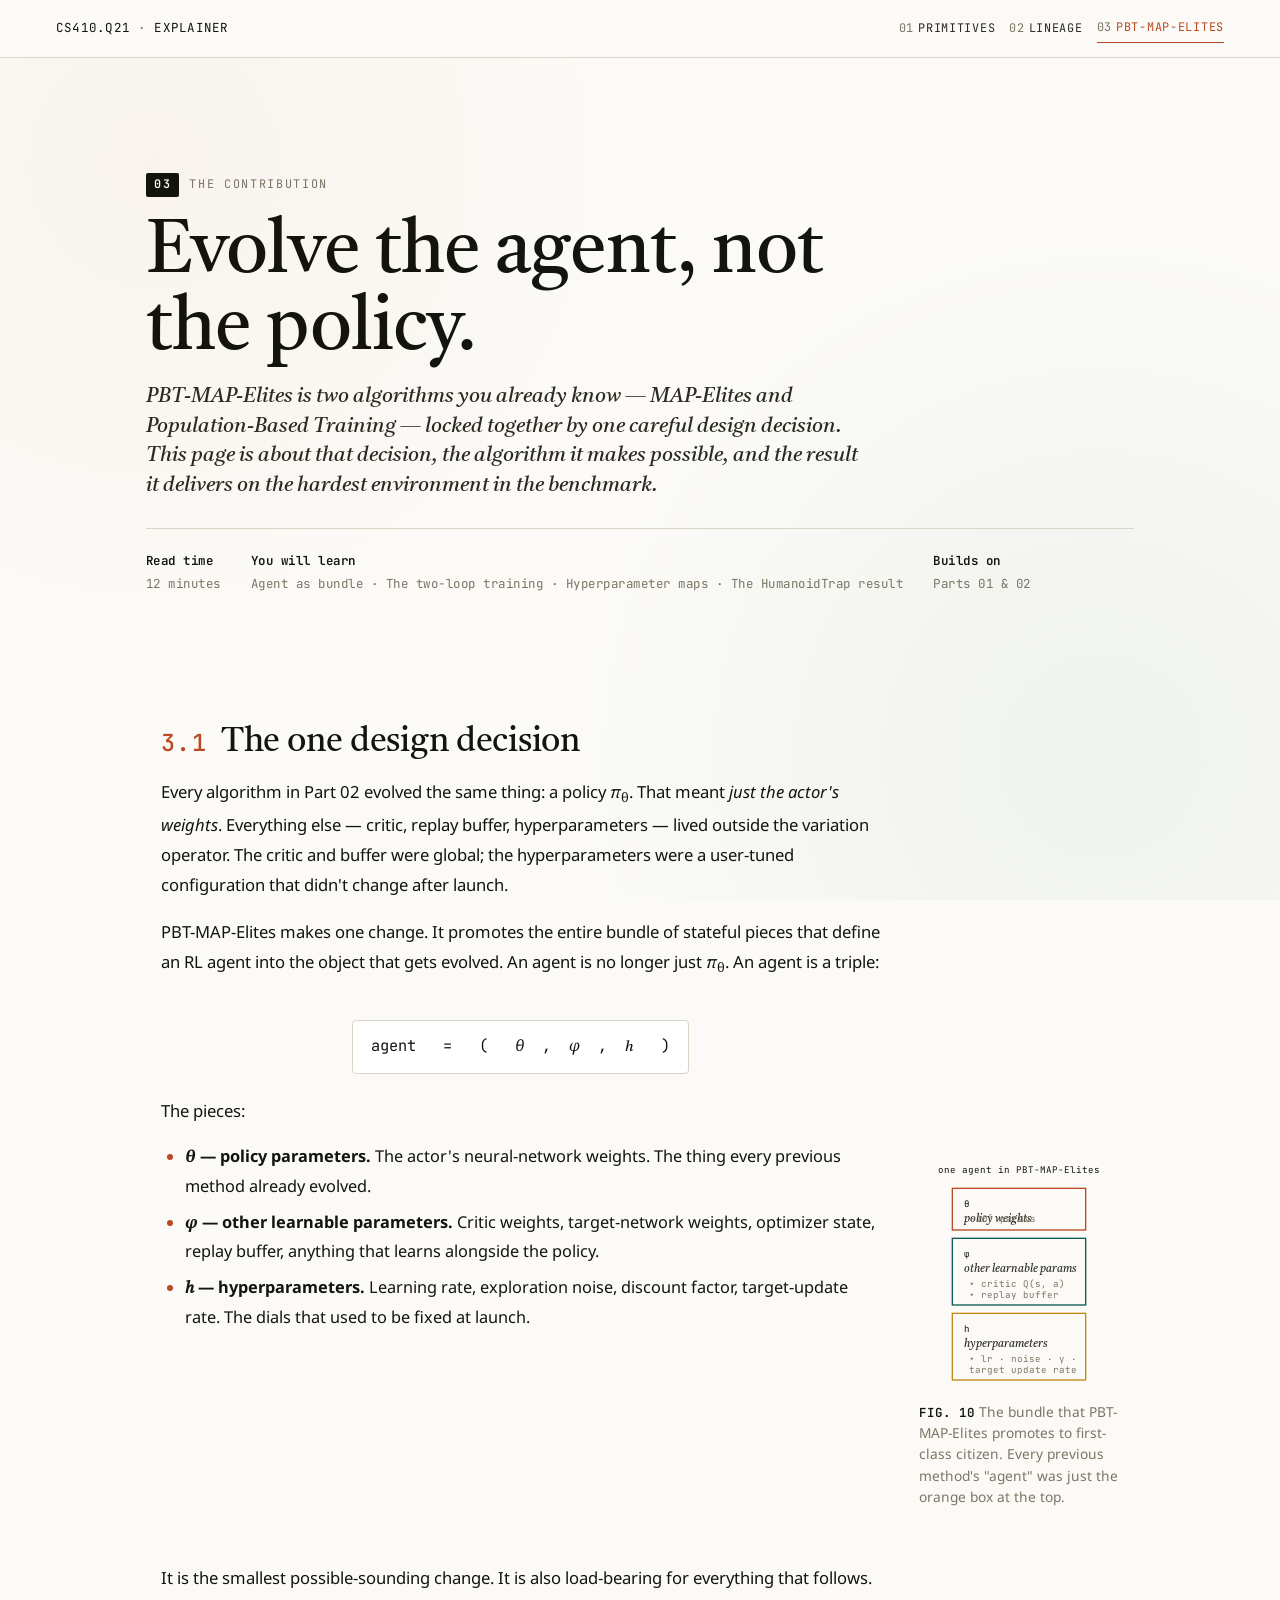
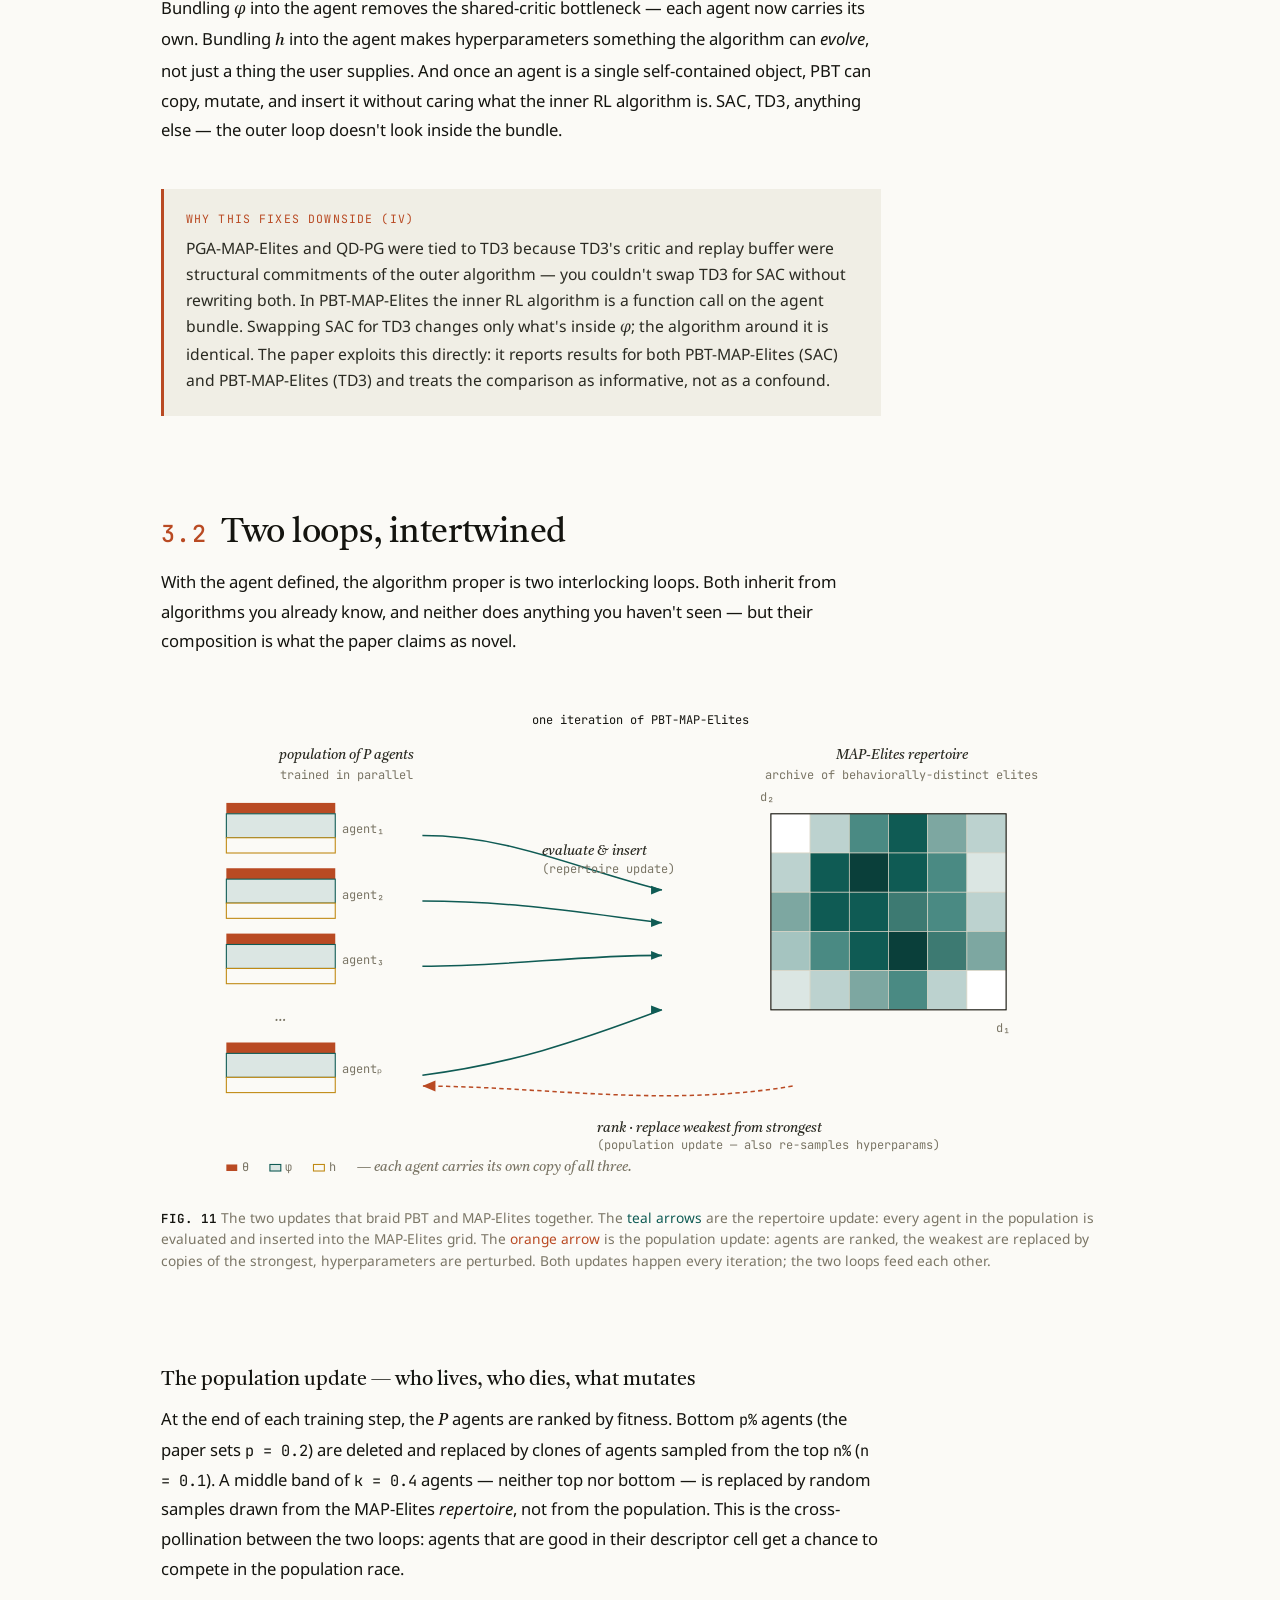
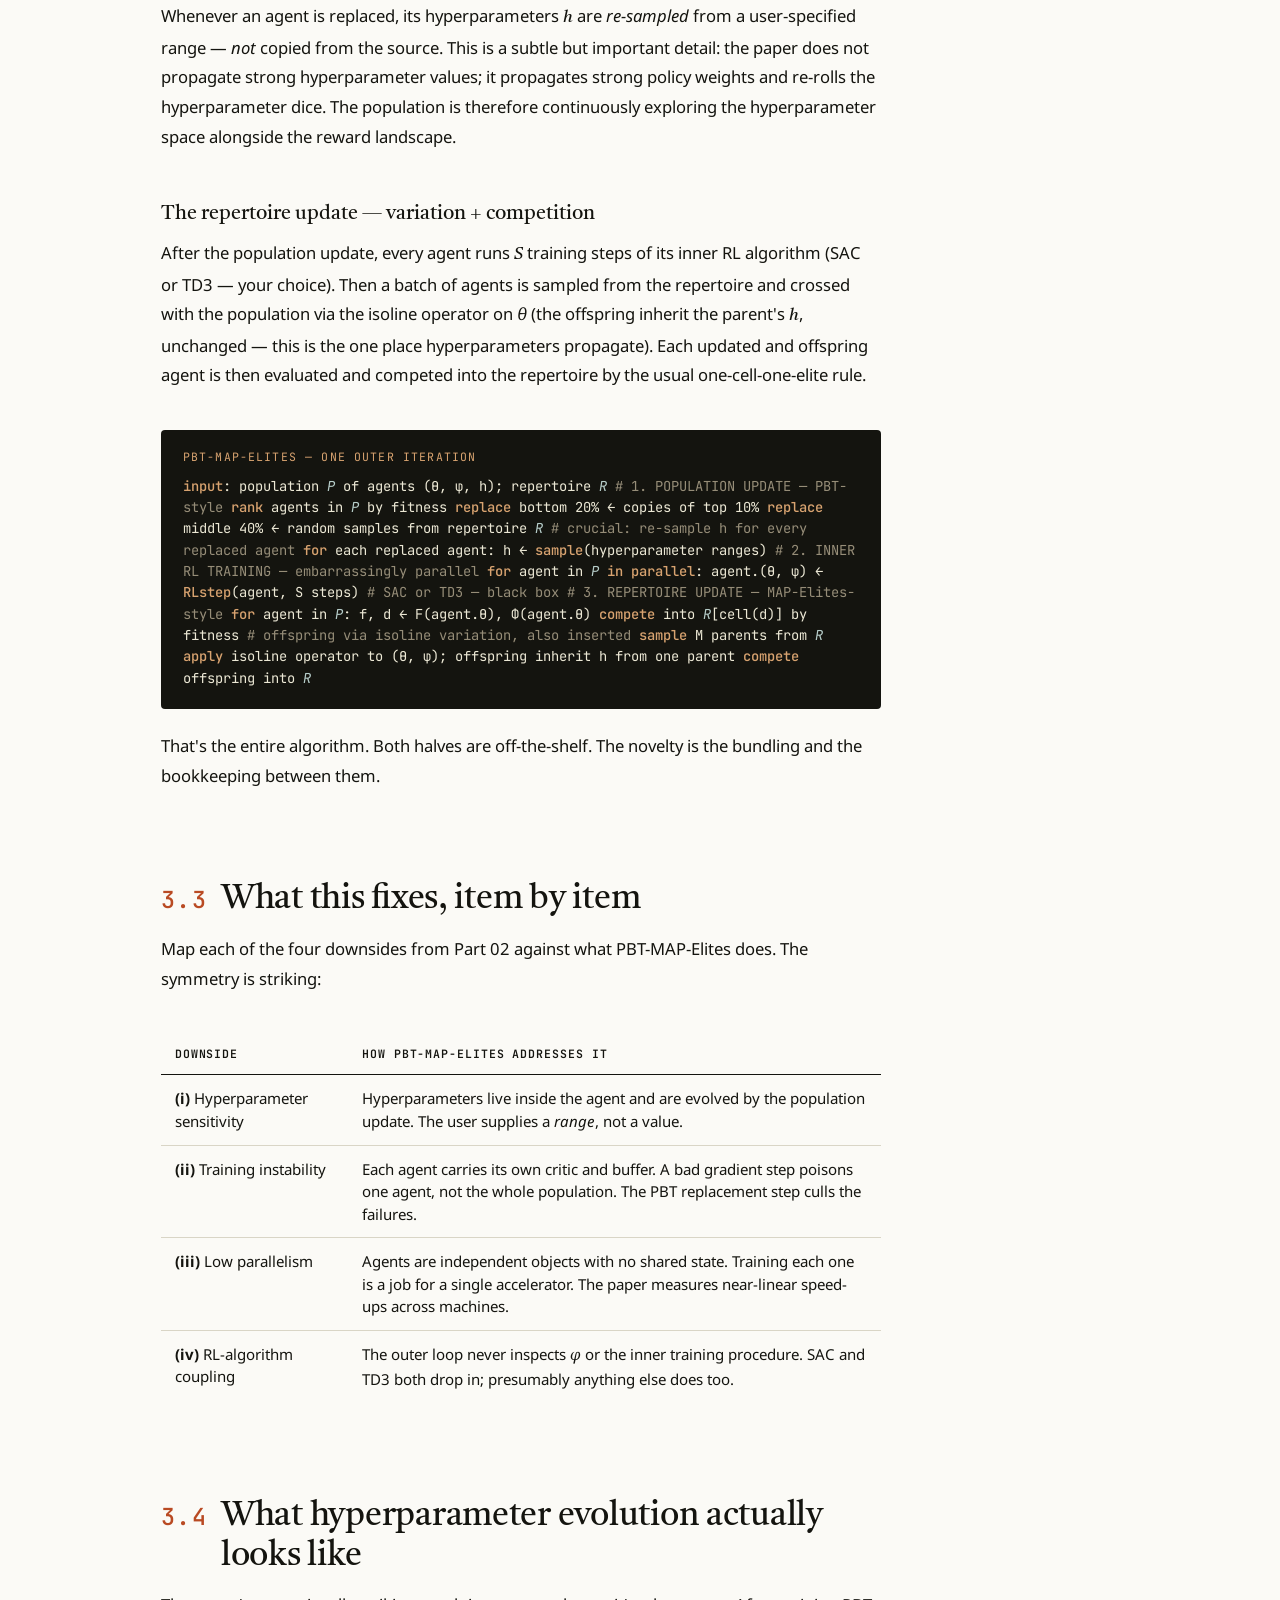
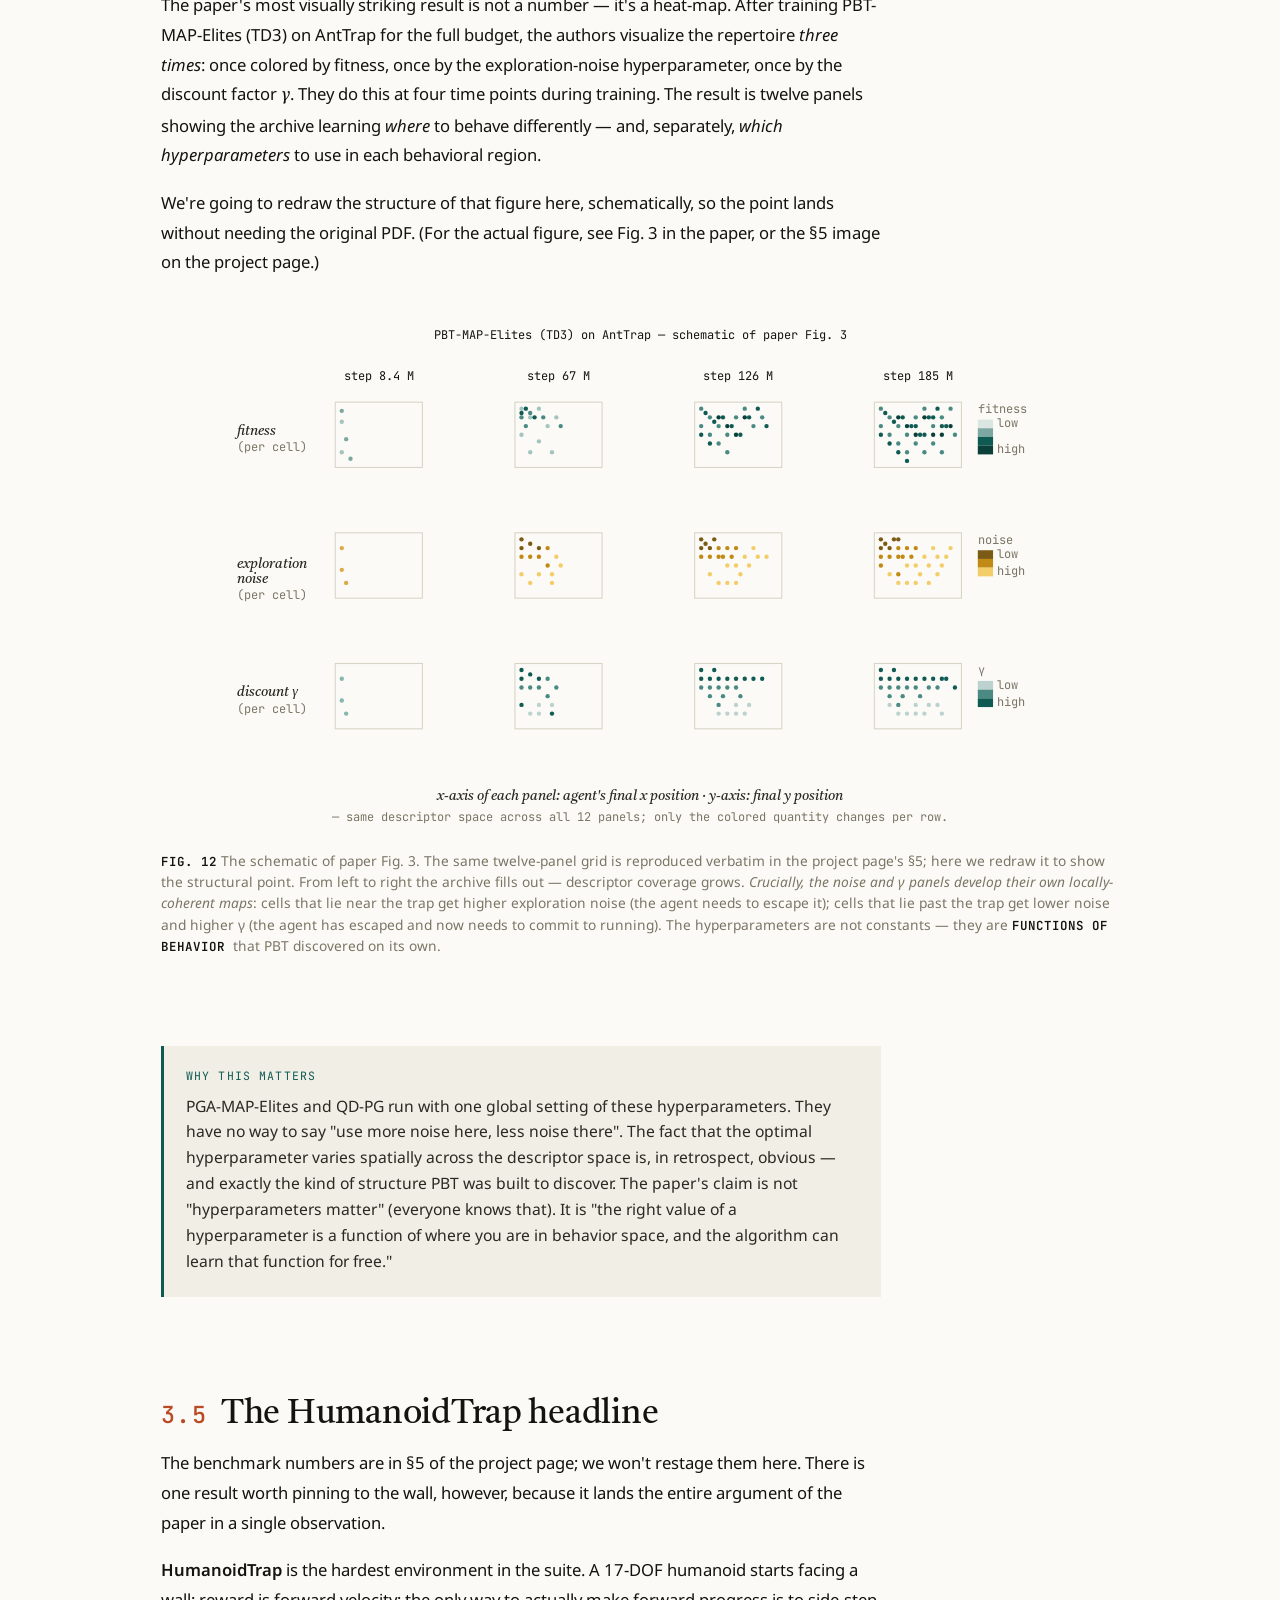
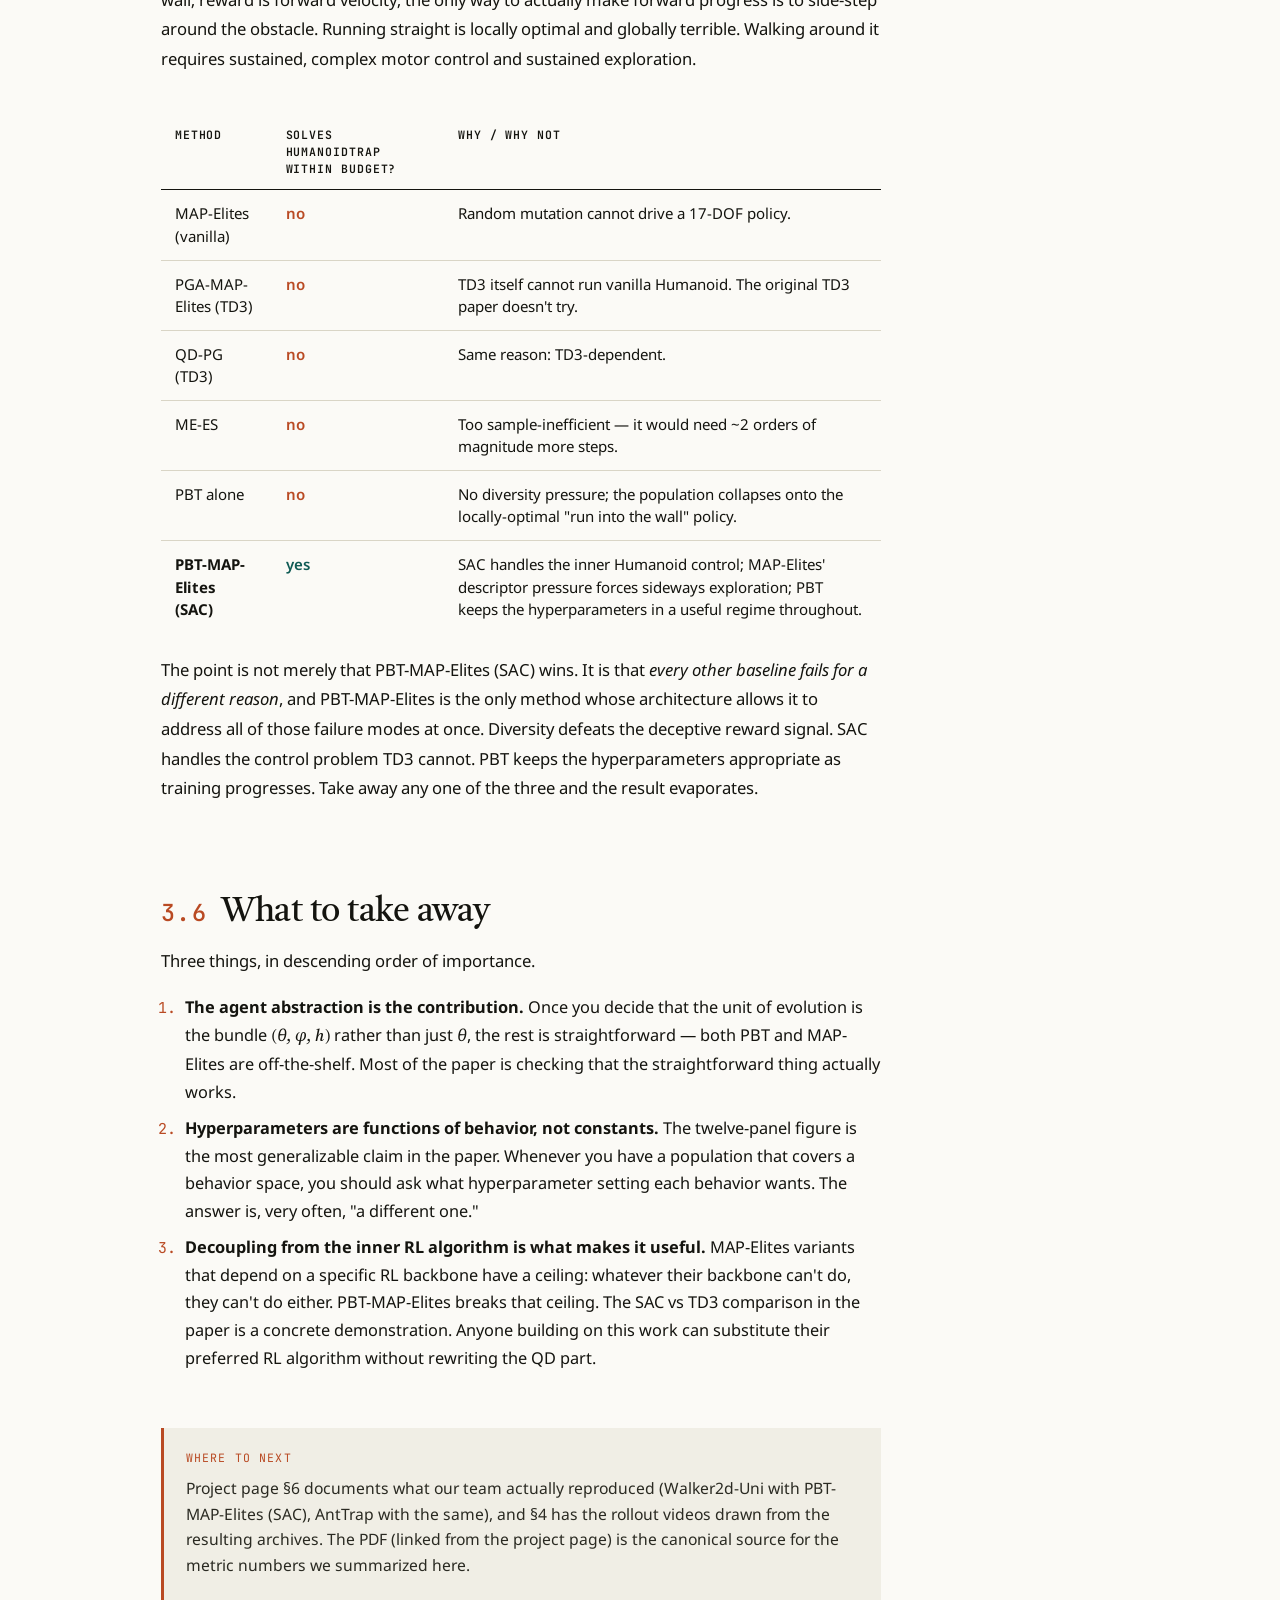
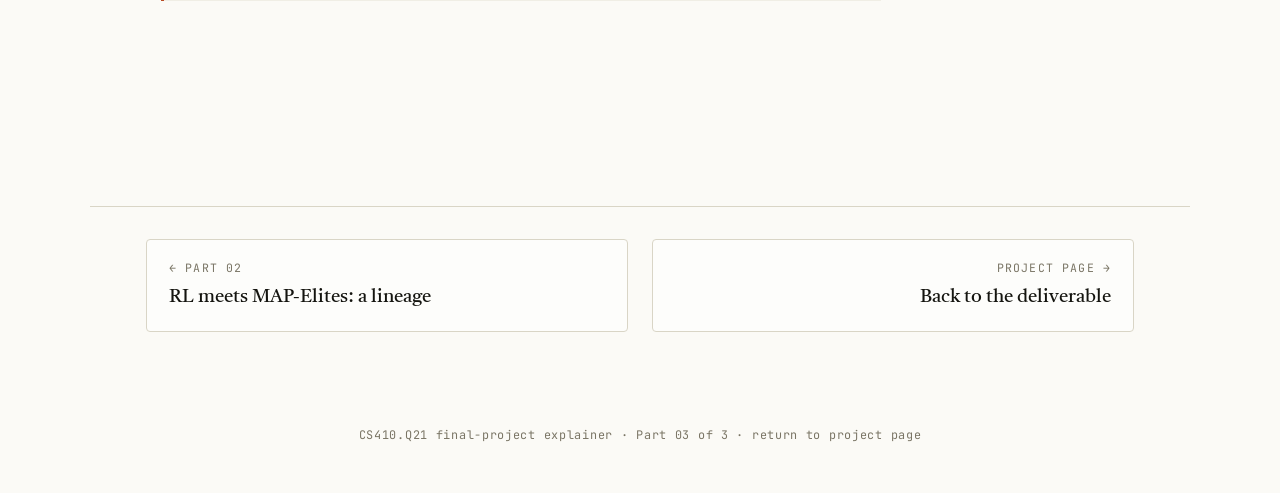
<file: learn/03-pbt-mapelites.html>
<!doctype html>
<html lang="en">
  <head>
    <meta charset="utf-8">
    <meta name="viewport" content="width=device-width, initial-scale=1">
    <title>3. PBT-MAP-Elites — the paper's contribution</title>
    <meta name="description" content="How PBT-MAP-Elites braids population-based training with MAP-Elites, what gets evolved, and why it solves HumanoidTrap.">
    <link rel="preconnect" href="https://fonts.googleapis.com">
    <link rel="preconnect" href="https://fonts.gstatic.com" crossorigin>
    <link href="https://fonts.googleapis.com/css2?family=Castoro:ital@0;1&family=Noto+Sans:wght@400;500;600;700&family=Noto+Serif:ital,wght@0,400;0,600;1,400&family=JetBrains+Mono:wght@400;500&display=swap" rel="stylesheet">
    <link rel="stylesheet" href="learn.css">
  </head>
  <body>

    <header class="learn-header">
      <a class="brand" href="../index.html"><span>CS410.Q21</span><span class="brand-divider">·</span><span>Explainer</span></a>
      <nav class="crumbs" aria-label="Pages">
        <a href="01-quality-diversity.html"><span class="step-num">01</span>Primitives</a>
        <a href="02-rl-meets-mapelites.html"><span class="step-num">02</span>Lineage</a>
        <a href="03-pbt-mapelites.html" class="is-current"><span class="step-num">03</span>PBT-MAP-Elites</a>
      </nav>
    </header>

    <section class="hero">
      <p class="eyebrow"><span class="part-num">03</span>The contribution</p>
      <h1 class="title">Evolve the agent, not the policy.</h1>
      <p class="subtitle">
        PBT-MAP-Elites is two algorithms you already know — MAP-Elites and Population-Based
        Training — locked together by one careful design decision. This page is about that
        decision, the algorithm it makes possible, and the result it delivers on the hardest
        environment in the benchmark.
      </p>
      <div class="hero-meta">
        <div><strong>Read time</strong>12 minutes</div>
        <div><strong>You will learn</strong>Agent as bundle · The two-loop training · Hyperparameter maps · The HumanoidTrap result</div>
        <div><strong>Builds on</strong>Parts 01 &amp; 02</div>
      </div>
    </section>

    <main class="article">

      <h2><span class="h2-num">3.1</span> The one design decision</h2>

      <p>
        Every algorithm in Part 02 evolved the same thing: a policy <span class="tex">π<sub>θ</sub></span>.
        That meant <em>just the actor's weights</em>. Everything else — critic, replay buffer,
        hyperparameters — lived outside the variation operator. The critic and buffer were
        global; the hyperparameters were a user-tuned configuration that didn't change after
        launch.
      </p>

      <p>
        PBT-MAP-Elites makes one change. It promotes the entire bundle of stateful pieces that
        define an RL agent into the object that gets evolved. An agent is no longer just
        <span class="tex">π<sub>θ</sub></span>. An agent is a triple:
      </p>

      <div class="equation">
        agent &nbsp; = &nbsp; ( &nbsp; <span class="tex">θ</span> &nbsp;,&nbsp; <span class="tex">φ</span> &nbsp;,&nbsp; <span class="tex">h</span> &nbsp; )
      </div>

      <p>
        The pieces:
      </p>

      <ul>
        <li><strong><span class="tex">θ</span> — policy parameters.</strong> The actor's neural-network weights. The thing every previous method already evolved.</li>
        <li><strong><span class="tex">φ</span> — other learnable parameters.</strong> Critic weights, target-network weights, optimizer state, replay buffer, anything that learns alongside the policy.</li>
        <li><strong><span class="tex">h</span> — hyperparameters.</strong> Learning rate, exploration noise, discount factor, target-update rate. The dials that used to be fixed at launch.</li>
      </ul>

      <div class="margin-fig">
        <figure class="figure">
          <svg viewBox="0 0 240 280" role="img" aria-label="An agent shown as a stack of three labeled boxes: policy theta, learnable parameters phi (with critic, buffer, optimizer), and hyperparameters h.">
            <rect x="0" y="0" width="240" height="280" fill="none"/>
            <text x="120" y="22" text-anchor="middle" class="dg-label-mono">one agent in PBT-MAP-Elites</text>

            <!-- Theta -->
            <g transform="translate(40,40)">
              <rect x="0" y="0" width="160" height="50" fill="#fbfaf6" stroke="#b94a23" stroke-width="1.6"/>
              <text x="14" y="22" class="dg-label-mono" fill="#b94a23">θ</text>
              <text x="14" y="40" class="dg-label-italic">policy weights</text>
              <text x="100" y="40" class="dg-label-mono dg-label-mute" text-anchor="end">~10⁵ params</text>
            </g>

            <!-- Phi -->
            <g transform="translate(40,100)">
              <rect x="0" y="0" width="160" height="80" fill="#fbfaf6" stroke="#0f5b54" stroke-width="1.6"/>
              <text x="14" y="22" class="dg-label-mono" fill="#0f5b54">φ</text>
              <text x="14" y="40" class="dg-label-italic">other learnable params</text>
              <text x="20" y="58" class="dg-label-mono dg-label-mute">• critic Q(s, a)</text>
              <text x="20" y="72" class="dg-label-mono dg-label-mute">• replay buffer</text>
            </g>

            <!-- h -->
            <g transform="translate(40,190)">
              <rect x="0" y="0" width="160" height="80" fill="#fbfaf6" stroke="#c08a14" stroke-width="1.6"/>
              <text x="14" y="22" class="dg-label-mono" fill="#c08a14">h</text>
              <text x="14" y="40" class="dg-label-italic">hyperparameters</text>
              <text x="20" y="58" class="dg-label-mono dg-label-mute">• lr · noise · γ ·</text>
              <text x="20" y="72" class="dg-label-mono dg-label-mute">  target update rate</text>
            </g>
          </svg>
          <figcaption><strong>Fig. 10</strong>The bundle that PBT-MAP-Elites promotes to first-class citizen. Every previous method's "agent" was just the orange box at the top.</figcaption>
        </figure>
      </div>

      <p>
        It is the smallest possible-sounding change. It is also load-bearing for everything that
        follows. Bundling <span class="tex">φ</span> into the agent removes the shared-critic
        bottleneck — each agent now carries its own. Bundling <span class="tex">h</span>
        into the agent makes hyperparameters something the algorithm can <em>evolve</em>, not
        just a thing the user supplies. And once an agent is a single self-contained object,
        PBT can copy, mutate, and insert it without caring what the inner RL algorithm is. SAC,
        TD3, anything else — the outer loop doesn't look inside the bundle.
      </p>

      <div class="callout">
        <span class="label">Why this fixes downside (iv)</span>
        <p>
          PGA-MAP-Elites and QD-PG were tied to TD3 because TD3's critic and replay buffer were
          structural commitments of the outer algorithm — you couldn't swap TD3 for SAC without
          rewriting both. In PBT-MAP-Elites the inner RL algorithm is a function call on the
          agent bundle. Swapping SAC for TD3 changes only what's inside <span class="tex">φ</span>;
          the algorithm around it is identical. The paper exploits this directly: it reports
          results for both PBT-MAP-Elites (SAC) and PBT-MAP-Elites (TD3) and treats the comparison
          as informative, not as a confound.
        </p>
      </div>

      <h2><span class="h2-num">3.2</span> Two loops, intertwined</h2>

      <p>
        With the agent defined, the algorithm proper is two interlocking loops. Both inherit from
        algorithms you already know, and neither does anything you haven't seen — but their
        composition is what the paper claims as novel.
      </p>

      <div class="wide-fig">
        <figure class="figure">
          <svg viewBox="0 0 880 460" role="img" aria-label="Diagram of the PBT-MAP-Elites training loop: a population of agents on the left, a MAP-Elites repertoire on the right, with arrows showing population update and repertoire update.">
            <rect x="0" y="0" width="880" height="460" fill="none"/>
            <text x="440" y="28" text-anchor="middle" class="dg-label-mono">one iteration of PBT-MAP-Elites</text>

            <!-- LEFT: population of P agents -->
            <text x="170" y="60" text-anchor="middle" class="dg-label-italic">population of P agents</text>
            <text x="170" y="78" text-anchor="middle" class="dg-label-mono dg-label-mute">trained in parallel</text>
            <g transform="translate(60,100)">
              <!-- agent 1 -->
              <g transform="translate(0,0)">
                <rect x="0"  y="0"  width="100" height="10" fill="#b94a23"/>
                <rect x="0"  y="10" width="100" height="22" fill="#dbe6e3" stroke="#0f5b54"/>
                <rect x="0"  y="32" width="100" height="14" fill="#fbfaf6" stroke="#c08a14"/>
                <text x="106" y="28" class="dg-label-mono dg-label-mute">agent₁</text>
              </g>
              <g transform="translate(0,60)">
                <rect x="0"  y="0"  width="100" height="10" fill="#b94a23"/>
                <rect x="0"  y="10" width="100" height="22" fill="#dbe6e3" stroke="#0f5b54"/>
                <rect x="0"  y="32" width="100" height="14" fill="#fbfaf6" stroke="#c08a14"/>
                <text x="106" y="28" class="dg-label-mono dg-label-mute">agent₂</text>
              </g>
              <g transform="translate(0,120)">
                <rect x="0"  y="0"  width="100" height="10" fill="#b94a23"/>
                <rect x="0"  y="10" width="100" height="22" fill="#dbe6e3" stroke="#0f5b54"/>
                <rect x="0"  y="32" width="100" height="14" fill="#fbfaf6" stroke="#c08a14"/>
                <text x="106" y="28" class="dg-label-mono dg-label-mute">agent₃</text>
              </g>
              <text x="50" y="200" text-anchor="middle" class="dg-label-italic dg-label-mute">…</text>
              <g transform="translate(0,220)">
                <rect x="0"  y="0"  width="100" height="10" fill="#b94a23"/>
                <rect x="0"  y="10" width="100" height="22" fill="#dbe6e3" stroke="#0f5b54"/>
                <rect x="0"  y="32" width="100" height="14" fill="#fbfaf6" stroke="#c08a14"/>
                <text x="106" y="28" class="dg-label-mono dg-label-mute">agentₚ</text>
              </g>
            </g>

            <!-- middle: arrows showing population update and repertoire update -->
            <!-- arrows from population to repertoire -->
            <g stroke="#0f5b54" fill="none" stroke-width="1.4">
              <path d="M 240 130 C 320 130, 380 160, 460 180"/>
              <path d="M 240 190 C 320 190, 380 200, 460 210"/>
              <path d="M 240 250 C 320 250, 380 240, 460 240"/>
              <path d="M 240 350 C 320 340, 380 320, 460 290"/>
            </g>
            <polygon points="460,180 450,176 450,184" class="dg-fill-teal"/>
            <polygon points="460,210 450,206 450,214" class="dg-fill-teal"/>
            <polygon points="460,240 450,236 450,244" class="dg-fill-teal"/>
            <polygon points="460,290 450,286 450,294" class="dg-fill-teal"/>
            <text x="350" y="148" class="dg-label-italic" fill="#0f5b54">evaluate &amp; insert</text>
            <text x="350" y="164" class="dg-label-mono dg-label-mute">(repertoire update)</text>

            <!-- arrows from repertoire back to population -->
            <g stroke="#b94a23" fill="none" stroke-width="1.4" stroke-dasharray="4 3">
              <path d="M 580 360 C 460 380, 350 360, 240 360"/>
            </g>
            <polygon points="240,360 252,355 252,365" class="dg-fill-link"/>
            <text x="400" y="402" class="dg-label-italic" fill="#b94a23">rank · replace weakest from strongest</text>
            <text x="400" y="418" class="dg-label-mono dg-label-mute">(population update — also re-samples hyperparams)</text>

            <!-- RIGHT: repertoire grid -->
            <text x="680" y="60" text-anchor="middle" class="dg-label-italic">MAP-Elites repertoire</text>
            <text x="680" y="78" text-anchor="middle" class="dg-label-mono dg-label-mute">archive of behaviorally-distinct elites</text>
            <g transform="translate(560,110)">
              <g class="dg-grid">
                <rect x="0"   y="0"   width="36" height="36" fill="#ffffff"/>
                <rect x="36"  y="0"   width="36" height="36" fill="#bcd2cf"/>
                <rect x="72"  y="0"   width="36" height="36" fill="#4a8a83"/>
                <rect x="108" y="0"   width="36" height="36" fill="#0f5b54"/>
                <rect x="144" y="0"   width="36" height="36" fill="#7da7a1"/>
                <rect x="180" y="0"   width="36" height="36" fill="#bcd2cf"/>

                <rect x="0"   y="36"  width="36" height="36" fill="#bcd2cf"/>
                <rect x="36"  y="36"  width="36" height="36" fill="#0f5b54"/>
                <rect x="72"  y="36"  width="36" height="36" fill="#0a3f3a"/>
                <rect x="108" y="36"  width="36" height="36" fill="#0f5b54"/>
                <rect x="144" y="36"  width="36" height="36" fill="#4a8a83"/>
                <rect x="180" y="36"  width="36" height="36" fill="#dbe6e3"/>

                <rect x="0"   y="72"  width="36" height="36" fill="#7da7a1"/>
                <rect x="36"  y="72"  width="36" height="36" fill="#0f5b54"/>
                <rect x="72"  y="72"  width="36" height="36" fill="#0f5b54"/>
                <rect x="108" y="72"  width="36" height="36" fill="#3d7a72"/>
                <rect x="144" y="72"  width="36" height="36" fill="#4a8a83"/>
                <rect x="180" y="72"  width="36" height="36" fill="#bcd2cf"/>

                <rect x="0"   y="108" width="36" height="36" fill="#a5c4c0"/>
                <rect x="36"  y="108" width="36" height="36" fill="#4a8a83"/>
                <rect x="72"  y="108" width="36" height="36" fill="#0f5b54"/>
                <rect x="108" y="108" width="36" height="36" fill="#0a3f3a"/>
                <rect x="144" y="108" width="36" height="36" fill="#3d7a72"/>
                <rect x="180" y="108" width="36" height="36" fill="#7da7a1"/>

                <rect x="0"   y="144" width="36" height="36" fill="#dbe6e3"/>
                <rect x="36"  y="144" width="36" height="36" fill="#bcd2cf"/>
                <rect x="72"  y="144" width="36" height="36" fill="#7da7a1"/>
                <rect x="108" y="144" width="36" height="36" fill="#4a8a83"/>
                <rect x="144" y="144" width="36" height="36" fill="#bcd2cf"/>
                <rect x="180" y="144" width="36" height="36" fill="#ffffff"/>
              </g>
              <rect x="0" y="0" width="216" height="180" fill="none" stroke="#14140f" stroke-width="1"/>
              <text x="-10" y="-12" class="dg-label-mono dg-label-mute">d₂</text>
              <text x="220" y="200" class="dg-label-mono dg-label-mute" text-anchor="end">d₁</text>
            </g>

            <!-- color key for the agent bundle -->
            <g transform="translate(60,440)">
              <rect x="0" y="-8" width="10" height="6" fill="#b94a23"/>
              <text x="14" y="-2" class="dg-label-mono dg-label-mute">θ</text>
              <rect x="40" y="-8" width="10" height="6" fill="#dbe6e3" stroke="#0f5b54"/>
              <text x="54" y="-2" class="dg-label-mono dg-label-mute">φ</text>
              <rect x="80" y="-8" width="10" height="6" fill="#fbfaf6" stroke="#c08a14"/>
              <text x="94" y="-2" class="dg-label-mono dg-label-mute">h</text>
              <text x="120" y="-2" class="dg-label-italic dg-label-mute">— each agent carries its own copy of all three.</text>
            </g>
          </svg>
          <figcaption><strong>Fig. 11</strong>The two updates that braid PBT and MAP-Elites together. The <span style="color:#0f5b54">teal arrows</span> are the repertoire update: every agent in the population is evaluated and inserted into the MAP-Elites grid. The <span style="color:#b94a23">orange arrow</span> is the population update: agents are ranked, the weakest are replaced by copies of the strongest, hyperparameters are perturbed. Both updates happen every iteration; the two loops feed each other.</figcaption>
        </figure>
      </div>

      <h3>The population update — who lives, who dies, what mutates</h3>

      <p>
        At the end of each training step, the <span class="tex">P</span> agents are ranked by
        fitness. Bottom <span class="bb">p%</span> agents (the paper sets <span class="bb">p =
        0.2</span>) are deleted and replaced by clones of agents sampled from the top
        <span class="bb">n%</span> (<span class="bb">n = 0.1</span>). A middle band of
        <span class="bb">k = 0.4</span> agents — neither top nor bottom — is replaced by
        random samples drawn from the MAP-Elites <em>repertoire</em>, not from the population.
        This is the cross-pollination between the two loops: agents that are good in their
        descriptor cell get a chance to compete in the population race.
      </p>

      <p>
        Whenever an agent is replaced, its hyperparameters <span class="tex">h</span> are
        <em>re-sampled</em> from a user-specified range — <em>not</em> copied from the source.
        This is a subtle but important detail: the paper does not propagate strong
        hyperparameter values; it propagates strong policy weights and re-rolls the
        hyperparameter dice. The population is therefore continuously exploring the
        hyperparameter space alongside the reward landscape.
      </p>

      <h3>The repertoire update — variation + competition</h3>

      <p>
        After the population update, every agent runs <span class="tex">S</span> training steps
        of its inner RL algorithm (SAC or TD3 — your choice). Then a batch of agents is sampled
        from the repertoire and crossed with the population via the isoline operator on
        <span class="tex">θ</span> (the offspring inherit the parent's <span class="tex">h</span>,
        unchanged — this is the one place hyperparameters propagate). Each updated and offspring
        agent is then evaluated and competed into the repertoire by the usual one-cell-one-elite
        rule.
      </p>

      <div class="pseudocode">
<span class="pc-title">PBT-MAP-Elites — one outer iteration</span>
<span class="kw">input</span>:  population <span class="var">P</span> of agents (θ, φ, h); repertoire <span class="var">R</span>

<span class="com"># 1. POPULATION UPDATE — PBT-style</span>
<span class="kw">rank</span> agents in <span class="var">P</span> by fitness
<span class="kw">replace</span> bottom 20% &larr; copies of top 10%
<span class="kw">replace</span> middle 40% &larr; random samples from repertoire <span class="var">R</span>
<span class="com"># crucial: re-sample h for every replaced agent</span>
<span class="kw">for</span> each replaced agent: h &larr; <span class="kw">sample</span>(hyperparameter ranges)

<span class="com"># 2. INNER RL TRAINING — embarrassingly parallel</span>
<span class="kw">for</span> agent in <span class="var">P</span> <span class="kw">in parallel</span>:
    agent.(θ, φ) &larr; <span class="kw">RLstep</span>(agent, S steps)   <span class="com"># SAC or TD3 — black box</span>

<span class="com"># 3. REPERTOIRE UPDATE — MAP-Elites-style</span>
<span class="kw">for</span> agent in <span class="var">P</span>:
    f, d &larr; F(agent.θ), Φ(agent.θ)
    <span class="kw">compete</span> into <span class="var">R</span>[cell(d)] by fitness

<span class="com"># offspring via isoline variation, also inserted</span>
<span class="kw">sample</span> M parents from <span class="var">R</span>
<span class="kw">apply</span> isoline operator to (θ, φ);  offspring inherit h from one parent
<span class="kw">compete</span> offspring into <span class="var">R</span>
      </div>

      <p>
        That's the entire algorithm. Both halves are off-the-shelf. The novelty is the bundling
        and the bookkeeping between them.
      </p>

      <h2><span class="h2-num">3.3</span> What this fixes, item by item</h2>

      <p>
        Map each of the four downsides from Part 02 against what PBT-MAP-Elites does. The
        symmetry is striking:
      </p>

      <table class="cmp-table">
        <thead>
          <tr>
            <th style="width: 26%">Downside</th>
            <th>How PBT-MAP-Elites addresses it</th>
          </tr>
        </thead>
        <tbody>
          <tr>
            <td><strong>(i)</strong> Hyperparameter sensitivity</td>
            <td>Hyperparameters live inside the agent and are evolved by the population update. The user supplies a <em>range</em>, not a value.</td>
          </tr>
          <tr>
            <td><strong>(ii)</strong> Training instability</td>
            <td>Each agent carries its own critic and buffer. A bad gradient step poisons one agent, not the whole population. The PBT replacement step culls the failures.</td>
          </tr>
          <tr>
            <td><strong>(iii)</strong> Low parallelism</td>
            <td>Agents are independent objects with no shared state. Training each one is a job for a single accelerator. The paper measures near-linear speed-ups across machines.</td>
          </tr>
          <tr>
            <td><strong>(iv)</strong> RL-algorithm coupling</td>
            <td>The outer loop never inspects <span class="tex">φ</span> or the inner training procedure. SAC and TD3 both drop in; presumably anything else does too.</td>
          </tr>
        </tbody>
      </table>

      <h2><span class="h2-num">3.4</span> What hyperparameter evolution actually looks like</h2>

      <p>
        The paper's most visually striking result is not a number — it's a heat-map. After
        training PBT-MAP-Elites (TD3) on AntTrap for the full budget, the authors visualize the
        repertoire <em>three times</em>: once colored by fitness, once by the exploration-noise
        hyperparameter, once by the discount factor <span class="tex">γ</span>. They do this at
        four time points during training. The result is twelve panels showing the archive
        learning <em>where</em> to behave differently — and, separately, <em>which
        hyperparameters</em> to use in each behavioral region.
      </p>

      <p>
        We're going to redraw the structure of that figure here, schematically, so the point
        lands without needing the original PDF. (For the actual figure, see Fig. 3 in the paper,
        or the §5 image on the project page.)
      </p>

      <div class="wide-fig">
        <figure class="figure">
          <svg viewBox="0 0 880 480" role="img" aria-label="Twelve small heat-map panels arranged as three rows by four columns, showing the AntTrap repertoire colored by fitness, exploration noise, and discount factor at four time points.">
            <rect x="0" y="0" width="880" height="480" fill="none"/>

            <!-- Title -->
            <text x="440" y="22" text-anchor="middle" class="dg-label-mono">PBT-MAP-Elites (TD3) on AntTrap — schematic of paper Fig. 3</text>

            <!-- column headers -->
            <text x="200" y="60" text-anchor="middle" class="dg-label-mono">step 8.4 M</text>
            <text x="365" y="60" text-anchor="middle" class="dg-label-mono">step 67 M</text>
            <text x="530" y="60" text-anchor="middle" class="dg-label-mono">step 126 M</text>
            <text x="695" y="60" text-anchor="middle" class="dg-label-mono">step 185 M</text>

            <!-- row labels -->
            <g>
              <text x="70" y="110" class="dg-label-italic">fitness</text>
              <text x="70" y="125" class="dg-label-mono dg-label-mute">(per cell)</text>
              <text x="70" y="232" class="dg-label-italic">exploration</text>
              <text x="70" y="246" class="dg-label-italic">noise</text>
              <text x="70" y="261" class="dg-label-mono dg-label-mute">(per cell)</text>
              <text x="70" y="350" class="dg-label-italic">discount γ</text>
              <text x="70" y="365" class="dg-label-mono dg-label-mute">(per cell)</text>
            </g>

            <!-- defs for re-usable shading patterns -->
            <defs>
              <!-- gradient: low to high (teal scale) for fitness -->
            </defs>

            <!-- Row 1: FITNESS panels — get fuller and brighter over time -->
            <g transform="translate(160,80)">
              <!-- t1: very sparse, just left edge -->
              <g>
                <rect x="0" y="0" width="80" height="60" fill="#fbfaf6" stroke="#d9d5c6"/>
                <circle cx="6"  cy="8"  r="2" fill="#7da7a1"/>
                <circle cx="6"  cy="18" r="2" fill="#a5c4c0"/>
                <circle cx="10" cy="34" r="2" fill="#7da7a1"/>
                <circle cx="6"  cy="46" r="2" fill="#a5c4c0"/>
                <circle cx="14" cy="52" r="2" fill="#7da7a1"/>
              </g>
              <!-- t2: half full -->
              <g transform="translate(165,0)">
                <rect x="0" y="0" width="80" height="60" fill="#fbfaf6" stroke="#d9d5c6"/>
                <g fill="#a5c4c0">
                  <circle cx="6" cy="6" r="2"/><circle cx="14" cy="14" r="2"/>
                  <circle cx="22" cy="6" r="2"/><circle cx="30" cy="22" r="2"/>
                  <circle cx="38" cy="14" r="2"/><circle cx="6" cy="30" r="2"/>
                  <circle cx="22" cy="36" r="2"/><circle cx="14" cy="46" r="2"/>
                  <circle cx="34" cy="46" r="2"/>
                </g>
                <g fill="#4a8a83">
                  <circle cx="14" cy="10" r="2"/><circle cx="26" cy="14" r="2"/>
                  <circle cx="42" cy="22" r="2"/><circle cx="10" cy="22" r="2"/>
                  <circle cx="6" cy="14" r="2"/>
                </g>
                <g fill="#0f5b54">
                  <circle cx="10" cy="6" r="2"/><circle cx="18" cy="14" r="2"/>
                  <circle cx="6" cy="10" r="2"/>
                </g>
              </g>
              <!-- t3: more full, brighter -->
              <g transform="translate(330,0)">
                <rect x="0" y="0" width="80" height="60" fill="#fbfaf6" stroke="#d9d5c6"/>
                <g fill="#4a8a83">
                  <circle cx="6" cy="6" r="2"/><circle cx="14" cy="14" r="2"/>
                  <circle cx="22" cy="22" r="2"/><circle cx="30" cy="30" r="2"/>
                  <circle cx="38" cy="14" r="2"/><circle cx="46" cy="6" r="2"/>
                  <circle cx="54" cy="22" r="2"/><circle cx="62" cy="14" r="2"/>
                  <circle cx="6" cy="22" r="2"/><circle cx="14" cy="30" r="2"/>
                  <circle cx="22" cy="38" r="2"/><circle cx="30" cy="46" r="2"/>
                </g>
                <g fill="#0f5b54">
                  <circle cx="10" cy="10" r="2"/><circle cx="18" cy="18" r="2"/>
                  <circle cx="26" cy="14" r="2"/><circle cx="34" cy="22" r="2"/>
                  <circle cx="42" cy="30" r="2"/><circle cx="50" cy="14" r="2"/>
                  <circle cx="58" cy="6" r="2"/><circle cx="66" cy="22" r="2"/>
                  <circle cx="6" cy="30" r="2"/><circle cx="14" cy="38" r="2"/>
                </g>
                <g fill="#0a3f3a">
                  <circle cx="22" cy="14" r="2"/><circle cx="30" cy="22" r="2"/>
                  <circle cx="38" cy="30" r="2"/><circle cx="46" cy="14" r="2"/>
                </g>
              </g>
              <!-- t4: nearly full, even brighter -->
              <g transform="translate(495,0)">
                <rect x="0" y="0" width="80" height="60" fill="#fbfaf6" stroke="#d9d5c6"/>
                <g fill="#4a8a83">
                  <circle cx="6" cy="6" r="2"/><circle cx="14" cy="14" r="2"/>
                  <circle cx="22" cy="22" r="2"/><circle cx="30" cy="30" r="2"/>
                  <circle cx="38" cy="14" r="2"/><circle cx="46" cy="6" r="2"/>
                  <circle cx="54" cy="22" r="2"/><circle cx="62" cy="14" r="2"/>
                  <circle cx="70" cy="6" r="2"/><circle cx="74" cy="30" r="2"/>
                  <circle cx="6" cy="22" r="2"/><circle cx="14" cy="30" r="2"/>
                  <circle cx="22" cy="38" r="2"/><circle cx="30" cy="46" r="2"/>
                  <circle cx="38" cy="38" r="2"/><circle cx="46" cy="46" r="2"/>
                  <circle cx="54" cy="38" r="2"/><circle cx="62" cy="46" r="2"/>
                </g>
                <g fill="#0f5b54">
                  <circle cx="10" cy="10" r="2"/><circle cx="18" cy="18" r="2"/>
                  <circle cx="26" cy="14" r="2"/><circle cx="34" cy="22" r="2"/>
                  <circle cx="42" cy="30" r="2"/><circle cx="50" cy="14" r="2"/>
                  <circle cx="58" cy="6" r="2"/><circle cx="66" cy="22" r="2"/>
                  <circle cx="6" cy="30" r="2"/><circle cx="14" cy="38" r="2"/>
                  <circle cx="22" cy="46" r="2"/><circle cx="30" cy="54" r="2"/>
                  <circle cx="38" cy="22" r="2"/><circle cx="46" cy="30" r="2"/>
                  <circle cx="54" cy="14" r="2"/><circle cx="62" cy="22" r="2"/>
                </g>
                <g fill="#0a3f3a">
                  <circle cx="22" cy="14" r="2"/><circle cx="30" cy="22" r="2"/>
                  <circle cx="38" cy="30" r="2"/><circle cx="46" cy="14" r="2"/>
                  <circle cx="54" cy="30" r="2"/><circle cx="62" cy="30" r="2"/>
                  <circle cx="70" cy="22" r="2"/>
                </g>
              </g>
            </g>

            <!-- Row 2: EXPLORATION NOISE — starts uniform, develops structure -->
            <g transform="translate(160,200)">
              <!-- t1 -->
              <g>
                <rect x="0" y="0" width="80" height="60" fill="#fbfaf6" stroke="#d9d5c6"/>
                <circle cx="6"  cy="14" r="2" fill="#dbab48"/>
                <circle cx="6"  cy="34" r="2" fill="#dbab48"/>
                <circle cx="10" cy="46" r="2" fill="#dbab48"/>
              </g>
              <!-- t2: structure begins -->
              <g transform="translate(165,0)">
                <rect x="0" y="0" width="80" height="60" fill="#fbfaf6" stroke="#d9d5c6"/>
                <g fill="#7a5a14"><!-- low noise -->
                  <circle cx="6"  cy="6"  r="2"/><circle cx="14" cy="10" r="2"/>
                  <circle cx="22" cy="14" r="2"/><circle cx="6"  cy="14" r="2"/>
                </g>
                <g fill="#c08a14"><!-- mid noise -->
                  <circle cx="14" cy="22" r="2"/><circle cx="22" cy="22" r="2"/>
                  <circle cx="30" cy="14" r="2"/><circle cx="6"  cy="22" r="2"/>
                  <circle cx="30" cy="30" r="2"/>
                </g>
                <g fill="#f4cd6b"><!-- high noise -->
                  <circle cx="22" cy="38" r="2"/><circle cx="34" cy="38" r="2"/>
                  <circle cx="14" cy="46" r="2"/><circle cx="6"  cy="38" r="2"/>
                  <circle cx="34" cy="46" r="2"/><circle cx="38" cy="22" r="2"/>
                  <circle cx="42" cy="30" r="2"/>
                </g>
              </g>
              <!-- t3: clear coherent map -->
              <g transform="translate(330,0)">
                <rect x="0" y="0" width="80" height="60" fill="#fbfaf6" stroke="#d9d5c6"/>
                <g fill="#7a5a14">
                  <circle cx="6" cy="6" r="2"/><circle cx="10" cy="10" r="2"/>
                  <circle cx="14" cy="14" r="2"/><circle cx="18" cy="6" r="2"/>
                  <circle cx="6" cy="14" r="2"/>
                </g>
                <g fill="#c08a14">
                  <circle cx="22" cy="14" r="2"/><circle cx="26" cy="22" r="2"/>
                  <circle cx="30" cy="14" r="2"/><circle cx="14" cy="22" r="2"/>
                  <circle cx="22" cy="22" r="2"/><circle cx="38" cy="14" r="2"/>
                  <circle cx="6" cy="22" r="2"/><circle cx="34" cy="22" r="2"/>
                </g>
                <g fill="#f4cd6b">
                  <circle cx="30" cy="30" r="2"/><circle cx="38" cy="30" r="2"/>
                  <circle cx="46" cy="22" r="2"/><circle cx="54" cy="14" r="2"/>
                  <circle cx="42" cy="38" r="2"/><circle cx="50" cy="30" r="2"/>
                  <circle cx="58" cy="22" r="2"/><circle cx="66" cy="22" r="2"/>
                  <circle cx="14" cy="38" r="2"/><circle cx="22" cy="46" r="2"/>
                  <circle cx="30" cy="46" r="2"/><circle cx="38" cy="46" r="2"/>
                </g>
              </g>
              <!-- t4: same map, slightly extended -->
              <g transform="translate(495,0)">
                <rect x="0" y="0" width="80" height="60" fill="#fbfaf6" stroke="#d9d5c6"/>
                <g fill="#7a5a14">
                  <circle cx="6" cy="6" r="2"/><circle cx="10" cy="10" r="2"/>
                  <circle cx="14" cy="14" r="2"/><circle cx="18" cy="6" r="2"/>
                  <circle cx="6" cy="14" r="2"/><circle cx="22" cy="6" r="2"/>
                </g>
                <g fill="#c08a14">
                  <circle cx="22" cy="14" r="2"/><circle cx="26" cy="22" r="2"/>
                  <circle cx="30" cy="14" r="2"/><circle cx="14" cy="22" r="2"/>
                  <circle cx="22" cy="22" r="2"/><circle cx="38" cy="14" r="2"/>
                  <circle cx="6" cy="22" r="2"/><circle cx="34" cy="22" r="2"/>
                  <circle cx="22" cy="38" r="2"/><circle cx="6" cy="30" r="2"/>
                </g>
                <g fill="#f4cd6b">
                  <circle cx="30" cy="30" r="2"/><circle cx="38" cy="30" r="2"/>
                  <circle cx="46" cy="22" r="2"/><circle cx="54" cy="14" r="2"/>
                  <circle cx="42" cy="38" r="2"/><circle cx="50" cy="30" r="2"/>
                  <circle cx="58" cy="22" r="2"/><circle cx="66" cy="22" r="2"/>
                  <circle cx="14" cy="38" r="2"/><circle cx="22" cy="46" r="2"/>
                  <circle cx="30" cy="46" r="2"/><circle cx="38" cy="46" r="2"/>
                  <circle cx="50" cy="46" r="2"/><circle cx="58" cy="38" r="2"/>
                  <circle cx="62" cy="30" r="2"/><circle cx="70" cy="14" r="2"/>
                </g>
              </g>
            </g>

            <!-- Row 3: DISCOUNT γ — develops a different structure -->
            <g transform="translate(160,320)">
              <!-- t1 -->
              <g>
                <rect x="0" y="0" width="80" height="60" fill="#fbfaf6" stroke="#d9d5c6"/>
                <circle cx="6"  cy="14" r="2" fill="#85b6af"/>
                <circle cx="6"  cy="34" r="2" fill="#85b6af"/>
                <circle cx="10" cy="46" r="2" fill="#85b6af"/>
              </g>
              <!-- t2 -->
              <g transform="translate(165,0)">
                <rect x="0" y="0" width="80" height="60" fill="#fbfaf6" stroke="#d9d5c6"/>
                <g fill="#bcd2cf"><!-- low γ -->
                  <circle cx="22" cy="38" r="2"/><circle cx="34" cy="38" r="2"/>
                  <circle cx="14" cy="46" r="2"/><circle cx="22" cy="46" r="2"/>
                </g>
                <g fill="#4a8a83"><!-- mid γ -->
                  <circle cx="14" cy="22" r="2"/><circle cx="22" cy="22" r="2"/>
                  <circle cx="30" cy="14" r="2"/><circle cx="38" cy="22" r="2"/>
                  <circle cx="6"  cy="22" r="2"/><circle cx="30" cy="30" r="2"/>
                </g>
                <g fill="#0f5b54"><!-- high γ -->
                  <circle cx="6"  cy="6"  r="2"/><circle cx="14" cy="10" r="2"/>
                  <circle cx="22" cy="14" r="2"/><circle cx="6"  cy="14" r="2"/>
                  <circle cx="6"  cy="38" r="2"/><circle cx="34" cy="46" r="2"/>
                </g>
              </g>
              <!-- t3 -->
              <g transform="translate(330,0)">
                <rect x="0" y="0" width="80" height="60" fill="#fbfaf6" stroke="#d9d5c6"/>
                <g fill="#bcd2cf">
                  <circle cx="30" cy="46" r="2"/><circle cx="38" cy="46" r="2"/>
                  <circle cx="46" cy="46" r="2"/><circle cx="22" cy="46" r="2"/>
                  <circle cx="38" cy="38" r="2"/><circle cx="50" cy="38" r="2"/>
                </g>
                <g fill="#4a8a83">
                  <circle cx="14" cy="22" r="2"/><circle cx="22" cy="22" r="2"/>
                  <circle cx="30" cy="22" r="2"/><circle cx="38" cy="22" r="2"/>
                  <circle cx="6"  cy="22" r="2"/><circle cx="26" cy="30" r="2"/>
                  <circle cx="42" cy="30" r="2"/><circle cx="14" cy="30" r="2"/>
                  <circle cx="22" cy="38" r="2"/>
                </g>
                <g fill="#0f5b54">
                  <circle cx="6"  cy="6"  r="2"/><circle cx="14" cy="14" r="2"/>
                  <circle cx="22" cy="14" r="2"/><circle cx="30" cy="14" r="2"/>
                  <circle cx="6"  cy="14" r="2"/><circle cx="38" cy="14" r="2"/>
                  <circle cx="46" cy="14" r="2"/><circle cx="54" cy="14" r="2"/>
                  <circle cx="62" cy="14" r="2"/><circle cx="18" cy="6"  r="2"/>
                </g>
              </g>
              <!-- t4 -->
              <g transform="translate(495,0)">
                <rect x="0" y="0" width="80" height="60" fill="#fbfaf6" stroke="#d9d5c6"/>
                <g fill="#bcd2cf">
                  <circle cx="30" cy="46" r="2"/><circle cx="38" cy="46" r="2"/>
                  <circle cx="46" cy="46" r="2"/><circle cx="22" cy="46" r="2"/>
                  <circle cx="38" cy="38" r="2"/><circle cx="50" cy="38" r="2"/>
                  <circle cx="58" cy="38" r="2"/><circle cx="62" cy="46" r="2"/>
                  <circle cx="14" cy="38" r="2"/>
                </g>
                <g fill="#4a8a83">
                  <circle cx="14" cy="22" r="2"/><circle cx="22" cy="22" r="2"/>
                  <circle cx="30" cy="22" r="2"/><circle cx="38" cy="22" r="2"/>
                  <circle cx="6"  cy="22" r="2"/><circle cx="26" cy="30" r="2"/>
                  <circle cx="42" cy="30" r="2"/><circle cx="14" cy="30" r="2"/>
                  <circle cx="22" cy="38" r="2"/><circle cx="50" cy="22" r="2"/>
                  <circle cx="58" cy="22" r="2"/>
                </g>
                <g fill="#0f5b54">
                  <circle cx="6"  cy="6"  r="2"/><circle cx="14" cy="14" r="2"/>
                  <circle cx="22" cy="14" r="2"/><circle cx="30" cy="14" r="2"/>
                  <circle cx="6"  cy="14" r="2"/><circle cx="38" cy="14" r="2"/>
                  <circle cx="46" cy="14" r="2"/><circle cx="54" cy="14" r="2"/>
                  <circle cx="62" cy="14" r="2"/><circle cx="18" cy="6"  r="2"/>
                  <circle cx="66" cy="14" r="2"/><circle cx="74" cy="22" r="2"/>
                </g>
              </g>
            </g>

            <!-- color keys at the right -->
            <g transform="translate(750,90)">
              <text x="0" y="0" class="dg-label-mono dg-label-mute">fitness</text>
              <rect x="0" y="6"  width="14" height="8" fill="#dbe6e3"/>
              <rect x="0" y="14" width="14" height="8" fill="#7da7a1"/>
              <rect x="0" y="22" width="14" height="8" fill="#0f5b54"/>
              <rect x="0" y="30" width="14" height="8" fill="#0a3f3a"/>
              <text x="18" y="13" class="dg-label-mono dg-label-mute">low</text>
              <text x="18" y="37" class="dg-label-mono dg-label-mute">high</text>
            </g>
            <g transform="translate(750,210)">
              <text x="0" y="0" class="dg-label-mono dg-label-mute">noise</text>
              <rect x="0" y="6"  width="14" height="8" fill="#7a5a14"/>
              <rect x="0" y="14" width="14" height="8" fill="#c08a14"/>
              <rect x="0" y="22" width="14" height="8" fill="#f4cd6b"/>
              <text x="18" y="13" class="dg-label-mono dg-label-mute">low</text>
              <text x="18" y="29" class="dg-label-mono dg-label-mute">high</text>
            </g>
            <g transform="translate(750,330)">
              <text x="0" y="0" class="dg-label-mono dg-label-mute">γ</text>
              <rect x="0" y="6"  width="14" height="8" fill="#bcd2cf"/>
              <rect x="0" y="14" width="14" height="8" fill="#4a8a83"/>
              <rect x="0" y="22" width="14" height="8" fill="#0f5b54"/>
              <text x="18" y="13" class="dg-label-mono dg-label-mute">low</text>
              <text x="18" y="29" class="dg-label-mono dg-label-mute">high</text>
            </g>

            <!-- axis label below -->
            <text x="440" y="445" text-anchor="middle" class="dg-label-italic">x-axis of each panel: agent's final x position · y-axis: final y position</text>
            <text x="440" y="465" text-anchor="middle" class="dg-label-mono dg-label-mute">— same descriptor space across all 12 panels; only the colored quantity changes per row.</text>
          </svg>
          <figcaption><strong>Fig. 12</strong>The schematic of paper Fig. 3. The same twelve-panel grid is reproduced verbatim in the project page's §5; here we redraw it to show the structural point. From left to right the archive fills out — descriptor coverage grows. <em>Crucially, the noise and γ panels develop their own locally-coherent maps</em>: cells that lie near the trap get higher exploration noise (the agent needs to escape it); cells that lie past the trap get lower noise and higher γ (the agent has escaped and now needs to commit to running). The hyperparameters are not constants — they are <strong>functions of behavior</strong> that PBT discovered on its own.</figcaption>
        </figure>
      </div>

      <div class="callout teal">
        <span class="label">Why this matters</span>
        <p>
          PGA-MAP-Elites and QD-PG run with one global setting of these hyperparameters. They
          have no way to say "use more noise here, less noise there". The fact that the optimal
          hyperparameter varies spatially across the descriptor space is, in retrospect,
          obvious — and exactly the kind of structure PBT was built to discover. The paper's
          claim is not "hyperparameters matter" (everyone knows that). It is "the right value of
          a hyperparameter is a function of where you are in behavior space, and the algorithm
          can learn that function for free."
        </p>
      </div>

      <h2><span class="h2-num">3.5</span> The HumanoidTrap headline</h2>

      <p>
        The benchmark numbers are in §5 of the project page; we won't restage them here. There is
        one result worth pinning to the wall, however, because it lands the entire argument of
        the paper in a single observation.
      </p>

      <p>
        <strong>HumanoidTrap</strong> is the hardest environment in the suite. A 17-DOF humanoid
        starts facing a wall; reward is forward velocity; the only way to actually make forward
        progress is to side-step around the obstacle. Running straight is locally optimal and
        globally terrible. Walking around it requires sustained, complex motor control and
        sustained exploration.
      </p>

      <table class="cmp-table">
        <thead>
          <tr>
            <th>Method</th>
            <th>Solves HumanoidTrap within budget?</th>
            <th>Why / why not</th>
          </tr>
        </thead>
        <tbody>
          <tr>
            <td>MAP-Elites (vanilla)</td>
            <td><span class="no">no</span></td>
            <td>Random mutation cannot drive a 17-DOF policy.</td>
          </tr>
          <tr>
            <td>PGA-MAP-Elites (TD3)</td>
            <td><span class="no">no</span></td>
            <td>TD3 itself cannot run vanilla Humanoid. The original TD3 paper doesn't try.</td>
          </tr>
          <tr>
            <td>QD-PG (TD3)</td>
            <td><span class="no">no</span></td>
            <td>Same reason: TD3-dependent.</td>
          </tr>
          <tr>
            <td>ME-ES</td>
            <td><span class="no">no</span></td>
            <td>Too sample-inefficient — it would need ~2 orders of magnitude more steps.</td>
          </tr>
          <tr>
            <td>PBT alone</td>
            <td><span class="no">no</span></td>
            <td>No diversity pressure; the population collapses onto the locally-optimal "run into the wall" policy.</td>
          </tr>
          <tr>
            <td><strong>PBT-MAP-Elites (SAC)</strong></td>
            <td><span class="yes">yes</span></td>
            <td>SAC handles the inner Humanoid control; MAP-Elites' descriptor pressure forces sideways exploration; PBT keeps the hyperparameters in a useful regime throughout.</td>
          </tr>
        </tbody>
      </table>

      <p>
        The point is not merely that PBT-MAP-Elites (SAC) wins. It is that <em>every other
        baseline fails for a different reason</em>, and PBT-MAP-Elites is the only method whose
        architecture allows it to address all of those failure modes at once. Diversity defeats
        the deceptive reward signal. SAC handles the control problem TD3 cannot. PBT keeps the
        hyperparameters appropriate as training progresses. Take away any one of the three and
        the result evaporates.
      </p>

      <h2><span class="h2-num">3.6</span> What to take away</h2>

      <p>
        Three things, in descending order of importance.
      </p>

      <ol>
        <li>
          <strong>The agent abstraction is the contribution.</strong> Once you decide that the
          unit of evolution is the bundle <span class="tex">(θ, φ, h)</span> rather than just
          <span class="tex">θ</span>, the rest is straightforward — both PBT and MAP-Elites are
          off-the-shelf. Most of the paper is checking that the straightforward thing actually
          works.
        </li>
        <li>
          <strong>Hyperparameters are functions of behavior, not constants.</strong> The
          twelve-panel figure is the most generalizable claim in the paper. Whenever you have
          a population that covers a behavior space, you should ask what hyperparameter setting
          each behavior wants. The answer is, very often, "a different one."
        </li>
        <li>
          <strong>Decoupling from the inner RL algorithm is what makes it useful.</strong>
          MAP-Elites variants that depend on a specific RL backbone have a ceiling: whatever
          their backbone can't do, they can't do either. PBT-MAP-Elites breaks that ceiling. The
          SAC vs TD3 comparison in the paper is a concrete demonstration. Anyone building on
          this work can substitute their preferred RL algorithm without rewriting the QD part.
        </li>
      </ol>

      <div class="callout">
        <span class="label">Where to next</span>
        <p>
          Project page §6 documents what our team actually reproduced (Walker2d-Uni with
          PBT-MAP-Elites (SAC), AntTrap with the same), and §4 has the rollout videos drawn
          from the resulting archives. The PDF (linked from the project page) is the canonical
          source for the metric numbers we summarized here.
        </p>
      </div>

    </main>

    <nav class="learn-nav" aria-label="Continue">
      <a href="02-rl-meets-mapelites.html" class="prev">
        <span class="lab">&larr; Part 02</span>
        <span class="ttl">RL meets MAP-Elites: a lineage</span>
      </a>
      <a href="../index.html" class="next">
        <span class="lab">Project page &rarr;</span>
        <span class="ttl">Back to the deliverable</span>
      </a>
    </nav>

    <footer class="learn-footer">
      <p>CS410.Q21 final-project explainer &middot; Part 03 of 3 &middot; <a href="../index.html">return to project page</a></p>
    </footer>

  </body>
</html>
</file>
<file: styles.css>
/* ─────────────────────────────────────────────────────────────
   CS410.Q21 final project page
   Standard conference-paper layout: centered hero, author row,
   button strip, abstract, numbered sections, figures, BibTeX.
   ───────────────────────────────────────────────────────────── */

:root {
  color-scheme: light;

  /* palette */
  --bg:         #ffffff;
  --bg-alt:     #f6f6f4;
  --ink:        #1a1a1a;
  --ink-soft:   #2f2f2f;
  --muted:      #6b6b6b;
  --rule:       #e4e4df;
  --rule-soft:  #efefe9;
  --link:       #b94a23;      /* burnt orange, classic conf-paper link */
  --link-hover: #8a3216;
  --accent:     #0f5b54;      /* one cool accent for active states */

  /* type */
  --serif:    "Castoro", "Noto Serif", "Source Serif 4", Georgia, "Times New Roman", serif;
  --sans:     "Noto Sans", -apple-system, BlinkMacSystemFont, "Segoe UI", Roboto, Helvetica, Arial, sans-serif;
  --mono:     "JetBrains Mono", ui-monospace, SFMono-Regular, Menlo, monospace;

  /* layout */
  --measure: 760px;            /* main reading column */
  --measure-wide: 1120px;      /* media and result grids */
  --pad-x: clamp(20px, 5vw, 56px);

  /* motion */
  --ease: cubic-bezier(0.2, 0.7, 0.2, 1);
}

* { box-sizing: border-box; }

html { scroll-behavior: smooth; }

body {
  margin: 0;
  color: var(--ink);
  background: var(--bg);
  font-family: var(--sans);
  font-size: 17px;
  line-height: 1.65;
  font-feature-settings: "kern", "liga";
  text-rendering: optimizeLegibility;
  -webkit-font-smoothing: antialiased;
}

img, video {
  display: block;
  max-width: 100%;
  height: auto;
}

a {
  color: var(--link);
  text-decoration: none;
  border-bottom: 1px solid transparent;
  transition: color 160ms var(--ease), border-color 160ms var(--ease);
}
a:hover {
  color: var(--link-hover);
  border-bottom-color: currentColor;
}

::selection {
  background: #ffe5b8;
  color: var(--ink);
}

.skip-link {
  position: absolute;
  left: -9999px;
  top: 0;
}
.skip-link:focus {
  left: 16px;
  top: 16px;
  background: var(--ink);
  color: var(--bg);
  padding: 8px 12px;
  z-index: 100;
}

/* ── header ─────────────────────────────────────────────── */
.site-header {
  position: sticky;
  top: 0;
  z-index: 20;
  display: flex;
  align-items: center;
  justify-content: space-between;
  gap: 24px;
  padding: 12px var(--pad-x);
  background: rgba(255, 255, 255, 0.92);
  border-bottom: 1px solid var(--rule);
  backdrop-filter: blur(8px);
  -webkit-backdrop-filter: blur(8px);
  font-size: 0.92rem;
}

.brand {
  display: inline-flex;
  align-items: baseline;
  gap: 10px;
  text-decoration: none;
  color: var(--ink);
  border: 0;
}
.brand:hover { color: var(--accent); border: 0; }

.brand-mark {
  font-family: var(--serif);
  font-weight: 400;
  font-size: 1.05rem;
  letter-spacing: 0;
}
.brand-sub {
  font-family: var(--mono);
  font-size: 0.7rem;
  letter-spacing: 0.06em;
  text-transform: uppercase;
  color: var(--muted);
}

.site-header nav {
  display: flex;
  flex-wrap: wrap;
  align-items: center;
  gap: clamp(14px, 1.8vw, 22px);
  color: var(--ink-soft);
}
.site-header nav a {
  color: var(--ink-soft);
  border-bottom: 1px solid transparent;
  padding: 4px 0;
}
.site-header nav a:hover,
.site-header nav a.is-current {
  color: var(--link);
  border-bottom-color: var(--link);
}

/* ── HERO (centered conf-paper) ─────────────────────────── */
.hero {
  padding: clamp(56px, 8vw, 96px) var(--pad-x) clamp(40px, 5vw, 64px);
  text-align: center;
  border-bottom: 1px solid var(--rule);
}

.venue {
  margin: 0 0 22px;
  font-family: var(--mono);
  font-size: 0.78rem;
  letter-spacing: 0.10em;
  text-transform: uppercase;
  color: var(--muted);
}

.hero h1 {
  margin: 0 auto;
  max-width: 18ch;
  font-family: var(--serif);
  font-weight: 400;
  font-size: clamp(2.2rem, 5.4vw, 4.4rem);
  line-height: 1.08;
  letter-spacing: -0.005em;
  color: var(--ink);
}

.subtitle {
  margin: 16px 0 0;
  font-family: var(--serif);
  font-style: italic;
  font-size: clamp(1.05rem, 1.6vw, 1.25rem);
  color: var(--ink-soft);
}

.authors {
  list-style: none;
  margin: 36px auto 0;
  padding: 0;
  display: flex;
  flex-wrap: wrap;
  justify-content: center;
  gap: 8px clamp(20px, 3vw, 38px);
  max-width: 1000px;
}
.authors li {
  display: inline-flex;
  flex-direction: column;
  align-items: center;
  line-height: 1.3;
}
.author-name {
  font-family: var(--serif);
  font-size: 1.12rem;
  color: var(--ink);
}
.author-id {
  font-family: var(--mono);
  font-size: 0.74rem;
  letter-spacing: 0.04em;
  color: var(--muted);
  margin-top: 2px;
}

.affiliation {
  margin: 22px auto 0;
  max-width: 60ch;
  font-size: 0.98rem;
  color: var(--ink-soft);
  line-height: 1.55;
}
.affiliation em {
  font-family: var(--serif);
  font-style: italic;
  color: var(--ink);
}

.paper-credit {
  margin: 18px auto 0;
  max-width: 62ch;
  font-size: 0.96rem;
  color: var(--muted);
  font-family: var(--serif);
}
.paper-credit strong {
  color: var(--ink);
  font-weight: 600;
}

/* button strip */
.hero-actions {
  display: flex;
  flex-wrap: wrap;
  justify-content: center;
  gap: 10px;
  margin: 32px auto 0;
}

.pill {
  display: inline-flex;
  align-items: center;
  gap: 8px;
  padding: 9px 18px;
  border: 1px solid var(--ink);
  border-radius: 999px;
  background: var(--bg);
  color: var(--ink);
  font-family: var(--sans);
  font-size: 0.94rem;
  font-weight: 500;
  text-decoration: none;
  transition: background-color 160ms var(--ease), color 160ms var(--ease), border-color 160ms var(--ease), transform 160ms var(--ease);
}
.pill:hover {
  background: var(--ink);
  color: var(--bg);
  border-color: var(--ink);
  transform: translateY(-1px);
}
.pill.primary {
  background: var(--ink);
  color: var(--bg);
}
.pill.primary:hover {
  background: var(--link);
  border-color: var(--link);
  color: #fff;
}
.pill-icon {
  font-family: var(--mono);
  font-size: 0.84em;
  opacity: 0.9;
}

/* teaser figure */
.teaser {
  margin: clamp(40px, 5vw, 64px) auto 0;
  max-width: var(--measure-wide);
}
.teaser img {
  width: 100%;
  border: 1px solid var(--rule);
  background: #fff;
}
.teaser figcaption {
  margin-top: 14px;
  max-width: var(--measure);
  margin-left: auto;
  margin-right: auto;
  font-size: 0.94rem;
  color: var(--muted);
  line-height: 1.55;
  text-align: left;
}
.teaser figcaption strong {
  color: var(--ink);
  font-weight: 600;
}

/* ── sections (centered column, like a paper) ───────────── */
.section {
  padding: clamp(48px, 6vw, 80px) var(--pad-x);
  border-bottom: 1px solid var(--rule);
}

.section h2 {
  margin: 0 auto;
  max-width: var(--measure);
  font-family: var(--serif);
  font-weight: 400;
  font-size: clamp(1.6rem, 2.8vw, 2.1rem);
  line-height: 1.2;
  letter-spacing: -0.005em;
  color: var(--ink);
}

.section-lede {
  margin: 14px auto 30px;
  max-width: var(--measure);
  font-size: 1.05rem;
  color: var(--ink-soft);
  line-height: 1.7;
}

.section > p,
.section > .prose {
  margin-left: auto;
  margin-right: auto;
  max-width: var(--measure);
}

.prose p {
  margin: 0 0 18px;
  font-size: 1.04rem;
  line-height: 1.75;
  color: var(--ink);
}
.prose p:last-child { margin-bottom: 0; }
.prose em { font-style: italic; }
.prose strong { font-weight: 600; }

/* abstract: tighter, indented like a paper */
.abstract {
  background: var(--bg-alt);
}
.abstract h2 {
  text-align: center;
  font-size: clamp(1.3rem, 2vw, 1.5rem);
  font-variant: small-caps;
  letter-spacing: 0.04em;
  margin-bottom: 18px;
}
.abstract p {
  max-width: var(--measure);
  margin: 0 auto 14px;
  font-size: 1.02rem;
  line-height: 1.75;
  color: var(--ink);
}
.abstract p:last-child { margin-bottom: 0; }
.abstract strong { font-weight: 600; }
.abstract em { font-style: italic; }

/* ── card rows ──────────────────────────────────────────── */
.card-row {
  display: grid;
  grid-template-columns: repeat(3, minmax(0, 1fr));
  gap: 20px;
  max-width: var(--measure-wide);
  margin: 0 auto;
}
.card {
  padding: 22px 22px 24px;
  background: var(--bg);
  border: 1px solid var(--rule);
  border-radius: 4px;
}
.card-tag {
  margin: 0 0 8px;
  font-family: var(--mono);
  font-size: 0.7rem;
  letter-spacing: 0.10em;
  text-transform: uppercase;
  color: var(--link);
}
.card h3 {
  margin: 0 0 10px;
  font-family: var(--serif);
  font-weight: 400;
  font-size: 1.18rem;
  line-height: 1.3;
  color: var(--ink);
}
.card p {
  margin: 0;
  font-size: 0.98rem;
  line-height: 1.6;
  color: var(--ink-soft);
}

/* ── figures (full conference width) ────────────────────── */
.figure {
  margin: 0 auto;
  max-width: var(--measure-wide);
}
.figure img {
  width: 100%;
  border: 1px solid var(--rule);
  background: #fff;
}
.figure figcaption {
  margin: 14px auto 0;
  max-width: var(--measure);
  font-size: 0.94rem;
  color: var(--muted);
  line-height: 1.6;
}
.figure figcaption strong {
  color: var(--ink);
  font-weight: 600;
}

#results .prose {
  margin-top: 32px;
}

/* ── team plots ─────────────────────────────────────────── */
.plot-grid {
  display: grid;
  grid-template-columns: repeat(2, minmax(0, 1fr));
  gap: clamp(18px, 2vw, 28px);
  max-width: var(--measure-wide);
  margin: 32px auto 0;
}
.plot-card {
  margin: 0;
  border: 1px solid var(--rule);
  background: var(--bg);
}
.plot-card.wide { grid-column: span 2; }
.plot-card img {
  width: 100%;
  background: #fff;
}
.plot-card figcaption {
  padding: 12px 14px 14px;
  font-size: 0.92rem;
  line-height: 1.55;
  color: var(--muted);
}
.plot-card figcaption strong {
  color: var(--ink);
  font-weight: 600;
}

/* ── video gallery ──────────────────────────────────────── */
.segmented {
  display: inline-flex;
  gap: 0;
  margin: 0 auto 28px;
  padding: 0;
  background: var(--bg);
  border: 1px solid var(--ink);
  border-radius: 999px;
  overflow: hidden;
}
#videos {
  text-align: center;
}
#videos > h2,
#videos > .section-lede {
  text-align: left;
}
#videos .segmented {
  display: inline-flex;
}
.segmented .filter {
  padding: 8px 18px;
  border: 0;
  background: transparent;
  font-family: var(--sans);
  font-size: 0.88rem;
  font-weight: 500;
  color: var(--ink-soft);
  cursor: pointer;
  transition: background-color 160ms var(--ease), color 160ms var(--ease);
}
.segmented .filter:hover { color: var(--link); }
.segmented .filter.is-active {
  background: var(--ink);
  color: var(--bg);
}

.video-grid {
  display: grid;
  grid-template-columns: repeat(4, minmax(0, 1fr));
  gap: clamp(20px, 2.5vw, 32px);
  max-width: var(--measure-wide);
  margin: 0 auto;
  text-align: left;
}

.video-card {
  display: flex;
  flex-direction: column;
  gap: 14px;
}
.video-card.is-hidden { display: none; }

.video-meta .card-tag {
  letter-spacing: 0.02em;
  text-transform: none;
  overflow-wrap: anywhere;
}

.video-wrap {
  position: relative;
  background: #0e0f10;
  border: 1px solid var(--rule);
  border-radius: 4px;
  overflow: hidden;
}
.video-wrap video {
  display: block;
  width: 100%;
  aspect-ratio: 4 / 3;
  height: auto;
  background: #0e0f10;
  object-fit: contain;
}
.video-card.wide { grid-column: span 2; }
.video-card.wide .video-wrap video { aspect-ratio: 16 / 9; }

.video-meta h3 {
  margin: 4px 0 6px;
  font-family: var(--serif);
  font-weight: 400;
  font-size: 1.14rem;
  line-height: 1.3;
  color: var(--ink);
}
.video-meta p {
  margin: 0;
  font-size: 0.96rem;
  line-height: 1.55;
  color: var(--ink-soft);
}

/* ── reproduction table ─────────────────────────────────── */
.repro-table {
  margin: 24px auto 0;
  max-width: var(--measure);
  overflow-x: auto;
}
.repro-table table {
  width: 100%;
  border-collapse: collapse;
  font-size: 0.94rem;
  background: var(--bg);
}
.repro-table th,
.repro-table td {
  padding: 10px 12px;
  border-bottom: 1px solid var(--rule);
  text-align: left;
  vertical-align: top;
  line-height: 1.45;
}
.repro-table thead th {
  border-bottom: 1.5px solid var(--ink);
  font-family: var(--mono);
  font-size: 0.74rem;
  letter-spacing: 0.08em;
  text-transform: uppercase;
  color: var(--ink);
  font-weight: 600;
}
.repro-table td small {
  color: var(--muted);
  font-size: 0.85rem;
}
.repro-table code {
  font-family: var(--mono);
  font-size: 0.88em;
  color: var(--ink-soft);
  background: var(--bg-alt);
  padding: 1px 6px;
  border-radius: 3px;
}
.repro-note {
  margin: 14px auto 0;
  max-width: var(--measure);
  font-size: 0.9rem;
  color: var(--muted);
  line-height: 1.6;
}
.repro-note code {
  word-break: break-all;
  font-family: var(--mono);
  font-size: 0.85em;
  color: var(--ink-soft);
  background: var(--bg-alt);
  padding: 1px 5px;
  border-radius: 3px;
}

/* ── resources ──────────────────────────────────────────── */
.resource-list {
  list-style: none;
  margin: 0 auto;
  padding: 0;
  max-width: var(--measure);
  border-top: 1px solid var(--rule);
}
.resource-list li { border-bottom: 1px solid var(--rule); }
.resource-list a {
  display: grid;
  grid-template-columns: 140px minmax(0, 1fr) auto;
  align-items: baseline;
  gap: 18px;
  padding: 18px 4px;
  color: var(--ink);
  border-bottom: 0;
  transition: background-color 160ms var(--ease), color 160ms var(--ease), padding 160ms var(--ease);
}
.resource-list a:hover {
  background: var(--bg-alt);
  color: var(--link);
  padding-left: 14px;
  padding-right: 14px;
}
.r-tag {
  font-family: var(--mono);
  font-size: 0.72rem;
  letter-spacing: 0.10em;
  text-transform: uppercase;
  color: var(--muted);
}
.r-title {
  font-family: var(--serif);
  font-size: 1.12rem;
  color: inherit;
}
.r-arrow {
  font-family: var(--mono);
  color: var(--muted);
  transition: color 160ms var(--ease), transform 160ms var(--ease);
}
.resource-list a:hover .r-arrow {
  color: var(--link);
  transform: translate(2px, -2px);
}

/* ── bibtex ─────────────────────────────────────────────── */
.bibtex pre {
  margin: 0 auto;
  max-width: var(--measure);
  padding: 20px 22px;
  background: #0f1110;
  color: #e8e6df;
  font-family: var(--mono);
  font-size: 0.88rem;
  line-height: 1.55;
  border-radius: 4px;
  overflow-x: auto;
}
.bibtex code {
  font-family: inherit;
  white-space: pre;
}

/* ── acknowledgements ───────────────────────────────────── */
.ack h2 {
  font-size: clamp(1.2rem, 1.8vw, 1.4rem);
  font-variant: small-caps;
  letter-spacing: 0.04em;
  text-align: center;
}
.ack p {
  font-size: 0.98rem;
  color: var(--ink-soft);
  text-align: center;
}

/* ── footer ─────────────────────────────────────────────── */
.site-footer {
  display: flex;
  align-items: end;
  justify-content: space-between;
  gap: 24px;
  flex-wrap: wrap;
  padding: clamp(36px, 5vw, 56px) var(--pad-x);
  background: var(--bg);
  border-top: 1px solid var(--rule);
}
.foot-brand {
  margin: 0 0 4px;
  font-family: var(--serif);
  font-size: 1.05rem;
  color: var(--ink);
}
.foot-sub {
  margin: 0;
  max-width: 60ch;
  font-size: 0.9rem;
  color: var(--muted);
}
.colophon {
  margin: 0;
  font-family: var(--mono);
  font-size: 0.72rem;
  color: var(--muted);
  text-align: right;
}
.colophon em {
  font-family: var(--serif);
  font-style: italic;
  font-size: 0.86rem;
  color: var(--ink-soft);
}

/* ── responsive ─────────────────────────────────────────── */
@media (max-width: 980px) {
  .site-header {
    flex-direction: column;
    align-items: stretch;
    gap: 10px;
    padding-top: 12px;
    padding-bottom: 12px;
  }
  .site-header nav {
    overflow-x: auto;
    padding-bottom: 4px;
    gap: 16px;
    flex-wrap: nowrap;
  }
  .site-header nav a { white-space: nowrap; }

  .card-row {
    grid-template-columns: 1fr;
  }

  .video-grid {
    grid-template-columns: 1fr;
  }
  .video-card.wide { grid-column: auto; }

  .plot-grid {
    grid-template-columns: 1fr;
  }
  .plot-card.wide { grid-column: auto; }

  .resource-list a {
    grid-template-columns: 1fr auto;
    gap: 4px 16px;
  }
  .r-tag { grid-column: 1 / -1; }
  .r-arrow { grid-row: 2; grid-column: 2; }
}

@media (max-width: 560px) {
  body { font-size: 16px; }

  .hero { padding-top: 44px; padding-bottom: 36px; }
  .hero h1 { font-size: clamp(1.9rem, 7vw, 2.6rem); }

  .authors { gap: 6px 18px; }
  .author-name { font-size: 1rem; }

  .hero-actions { gap: 8px; }
  .pill { padding: 8px 14px; font-size: 0.88rem; }

  .site-footer {
    flex-direction: column;
    align-items: flex-start;
  }
  .colophon { text-align: left; }
}

@media (prefers-reduced-motion: reduce) {
  *, *::before, *::after {
    transition: none !important;
    animation: none !important;
    scroll-behavior: auto !important;
  }
}
</file>
<file: learn/learn.css>
/* ─────────────────────────────────────────────────────────────
   PBT-MAP-Elites explainer pages — shared stylesheet
   Editorial / academic. Asymmetric. Diagrams in the margin.
   ───────────────────────────────────────────────────────────── */

:root {
  color-scheme: light;

  --bg:         #fbfaf6;          /* warm off-white, paper feel */
  --bg-alt:     #f0eee5;
  --ink:        #14140f;
  --ink-soft:   #2a2a22;
  --muted:      #7a7565;
  --rule:       #d9d5c6;
  --rule-soft:  #ebe7d8;
  --link:       #b94a23;          /* burnt orange — matches project page */
  --link-hover: #8a3216;
  --accent:     #0f5b54;          /* deep teal as the secondary thread */
  --accent-soft:#dbe6e3;
  --warning:    #c08a14;          /* amber for "caveat" annotations */

  --serif:    "Castoro", "Noto Serif", Georgia, "Times New Roman", serif;
  --sans:     "Noto Sans", -apple-system, BlinkMacSystemFont, "Segoe UI", Helvetica, Arial, sans-serif;
  --mono:     "JetBrains Mono", ui-monospace, SFMono-Regular, Menlo, monospace;

  --measure:        720px;        /* reading column */
  --margin-pad:     200px;        /* the diagram gutter on the right */
  --pad-x:          clamp(20px, 5vw, 56px);

  --ease: cubic-bezier(0.2, 0.7, 0.2, 1);
}

* { box-sizing: border-box; }
html { scroll-behavior: smooth; }

body {
  margin: 0;
  color: var(--ink);
  background:
    radial-gradient(circle at 12% 18%, rgba(185, 74, 35, 0.04), transparent 35%),
    radial-gradient(circle at 86% 84%, rgba(15, 91, 84, 0.05), transparent 40%),
    var(--bg);
  background-attachment: fixed;
  font-family: var(--sans);
  font-size: 17px;
  line-height: 1.68;
  font-feature-settings: "kern", "liga";
  text-rendering: optimizeLegibility;
  -webkit-font-smoothing: antialiased;
}

img, svg, video {
  display: block;
  max-width: 100%;
  height: auto;
}

a {
  color: var(--link);
  text-decoration: none;
  border-bottom: 1px solid currentColor;
  transition: color 160ms var(--ease);
}
a:hover {
  color: var(--link-hover);
}

::selection {
  background: #f5d6a8;
  color: var(--ink);
}

/* ── header ─────────────────────────────────────────────── */
.learn-header {
  position: sticky;
  top: 0;
  z-index: 20;
  display: flex;
  align-items: center;
  justify-content: space-between;
  gap: 24px;
  padding: 14px var(--pad-x);
  background: rgba(251, 250, 246, 0.94);
  border-bottom: 1px solid var(--rule);
  backdrop-filter: blur(8px);
  -webkit-backdrop-filter: blur(8px);
  font-size: 0.9rem;
}

.learn-header .brand {
  font-family: var(--mono);
  font-size: 0.78rem;
  letter-spacing: 0.10em;
  text-transform: uppercase;
  color: var(--ink);
  border: 0;
}
.learn-header .brand:hover { color: var(--link); }
.learn-header .brand-divider {
  margin: 0 8px;
  color: var(--muted);
}

.crumbs {
  display: flex;
  align-items: center;
  gap: 14px;
}
.crumbs a {
  color: var(--ink-soft);
  border: 0;
  padding: 4px 0;
  font-family: var(--mono);
  font-size: 0.74rem;
  letter-spacing: 0.06em;
  text-transform: uppercase;
}
.crumbs a:hover,
.crumbs a.is-current {
  color: var(--link);
}
.crumbs a.is-current {
  border-bottom: 1px solid currentColor;
}
.crumbs .step-num {
  display: inline-block;
  margin-right: 4px;
  font-variant-numeric: tabular-nums;
  color: var(--muted);
}

/* ── hero / title block ─────────────────────────────────── */
.hero {
  padding: clamp(56px, 9vw, 120px) var(--pad-x) clamp(32px, 5vw, 56px);
  max-width: 1100px;
  margin: 0 auto;
}

.eyebrow {
  font-family: var(--mono);
  font-size: 0.74rem;
  letter-spacing: 0.14em;
  text-transform: uppercase;
  color: var(--muted);
  margin: 0 0 18px;
}
.eyebrow .part-num {
  display: inline-block;
  padding: 2px 8px;
  margin-right: 10px;
  background: var(--ink);
  color: var(--bg);
  border-radius: 2px;
  font-weight: 600;
}

h1.title {
  margin: 0 0 14px;
  max-width: 18ch;
  font-family: var(--serif);
  font-weight: 400;
  font-size: clamp(2.4rem, 6vw, 4.6rem);
  line-height: 1.04;
  letter-spacing: -0.012em;
  color: var(--ink);
}

.subtitle {
  margin: 0 0 28px;
  max-width: 60ch;
  font-family: var(--serif);
  font-style: italic;
  font-size: clamp(1.1rem, 1.7vw, 1.32rem);
  line-height: 1.4;
  color: var(--ink-soft);
}

.hero-meta {
  display: flex;
  flex-wrap: wrap;
  gap: 18px 30px;
  margin-top: 22px;
  padding-top: 22px;
  border-top: 1px solid var(--rule);
  font-family: var(--mono);
  font-size: 0.78rem;
  letter-spacing: 0.04em;
  color: var(--muted);
}
.hero-meta div strong {
  display: block;
  color: var(--ink);
  font-weight: 600;
  margin-bottom: 2px;
}

/* ── article body with margin diagrams ──────────────────── */
.article {
  display: grid;
  grid-template-columns: 1fr minmax(0, var(--measure)) var(--margin-pad) 1fr;
  column-gap: clamp(20px, 3vw, 48px);
  padding: 0 var(--pad-x) clamp(64px, 8vw, 120px);
}

.article > * {
  grid-column: 2;
  align-self: start;
}

/* Diagrams that sit in the right margin */
.article > .margin-fig {
  grid-column: 3;
  align-self: start;
  margin-top: 4px;
  margin-bottom: 28px;
}

/* Full-bleed figure: spans the text column + margin gutter */
.article > .wide-fig {
  grid-column: 2 / span 2;
  margin: 12px 0 36px;
}

.article > h2,
.article > h3 {
  font-family: var(--serif);
  font-weight: 400;
  color: var(--ink);
}

.article > h2 {
  margin: clamp(48px, 6vw, 72px) 0 14px;
  font-size: clamp(1.6rem, 2.8vw, 2.1rem);
  line-height: 1.18;
  letter-spacing: -0.008em;
  display: flex;
  align-items: baseline;
  gap: 14px;
}
.article > h2 .h2-num {
  font-family: var(--mono);
  font-size: 0.7em;
  font-weight: 500;
  color: var(--link);
  letter-spacing: 0.06em;
}

.article > h3 {
  margin: 32px 0 10px;
  font-size: 1.28rem;
  line-height: 1.3;
}

.article > p {
  margin: 0 0 18px;
  font-size: 1.04rem;
  line-height: 1.78;
  color: var(--ink);
}

.article > p em      { font-style: italic; }
.article > p strong  { font-weight: 600; color: var(--ink); }

.article > ul,
.article > ol {
  margin: 0 0 22px;
  padding-left: 24px;
}
.article > ul li,
.article > ol li {
  margin-bottom: 8px;
  font-size: 1.02rem;
  line-height: 1.7;
}
.article > ul li::marker { color: var(--link); }
.article > ol li::marker { color: var(--link); font-family: var(--mono); font-size: 0.92em; }

/* ── special blocks ─────────────────────────────────────── */
.callout {
  margin: 26px 0;
  padding: 20px 22px 22px;
  border-left: 3px solid var(--link);
  background: var(--bg-alt);
}
.callout .label {
  display: block;
  margin: 0 0 8px;
  font-family: var(--mono);
  font-size: 0.72rem;
  letter-spacing: 0.10em;
  text-transform: uppercase;
  color: var(--link);
}
.callout p {
  margin: 0;
  font-size: 0.98rem;
  line-height: 1.65;
  color: var(--ink-soft);
}
.callout.teal {
  border-left-color: var(--accent);
}
.callout.teal .label { color: var(--accent); }

.callout.amber {
  border-left-color: var(--warning);
}
.callout.amber .label { color: var(--warning); }

.equation {
  margin: 22px auto;
  padding: 14px 18px;
  max-width: 100%;
  background: #fff;
  border: 1px solid var(--rule);
  border-radius: 4px;
  font-family: var(--mono);
  font-size: 0.96rem;
  line-height: 1.4;
  color: var(--ink);
  text-align: center;
  overflow-x: auto;
}

.pseudocode {
  margin: 22px 0;
  padding: 18px 22px 20px;
  background: #14140f;
  color: #ece8d5;
  border-radius: 4px;
  font-family: var(--mono);
  font-size: 0.86rem;
  line-height: 1.55;
  overflow-x: auto;
}
.pseudocode .pc-title {
  display: block;
  margin: 0 0 10px;
  color: #d8a370;
  font-size: 0.72rem;
  letter-spacing: 0.10em;
  text-transform: uppercase;
}
.pseudocode .kw { color: #d8a370; font-weight: 500; }
.pseudocode .var { color: #b6cdc9; font-style: italic; }
.pseudocode .com { color: #968d78; }   /* bumped from #6a6655 for WCAG-AA contrast on the dark bg */

/* Sidenotes that float in the margin */
.sidenote {
  font-family: var(--sans);
  font-size: 0.86rem;
  line-height: 1.5;
  color: var(--ink-soft);
  padding-top: 4px;
}
.sidenote .sn-label {
  display: block;
  font-family: var(--mono);
  font-size: 0.66rem;
  letter-spacing: 0.10em;
  text-transform: uppercase;
  color: var(--link);
  margin: 0 0 6px;
}

/* Figure container */
.figure {
  margin: 8px 0 28px;
}
.figure svg,
.figure .svg-wrap {
  display: block;
  width: 100%;
  height: auto;
}
.figure figcaption {
  margin-top: 12px;
  font-size: 0.86rem;
  line-height: 1.55;
  color: var(--muted);
}
.figure figcaption strong {
  color: var(--ink);
  font-family: var(--mono);
  font-size: 0.78rem;
  letter-spacing: 0.08em;
  text-transform: uppercase;
  font-weight: 600;
  margin-right: 4px;
}

/* Comparison tables */
.cmp-table {
  margin: 22px 0;
  width: 100%;
  border-collapse: collapse;
  font-size: 0.94rem;
}
.cmp-table td,
.cmp-table th {
  overflow-wrap: break-word;  /* long unbreakable tokens (file names, code) wrap instead of overflowing */
}
.cmp-table th,
.cmp-table td {
  padding: 12px 14px;
  border-bottom: 1px solid var(--rule);
  text-align: left;
  vertical-align: top;
  line-height: 1.5;
}
.cmp-table thead th {
  border-bottom: 1.5px solid var(--ink);
  font-family: var(--mono);
  font-size: 0.72rem;
  letter-spacing: 0.08em;
  text-transform: uppercase;
  color: var(--ink);
  font-weight: 600;
}
.cmp-table tbody tr:last-child td { border-bottom: 0; }
.cmp-table td .yes { color: var(--accent); font-weight: 600; }
.cmp-table td .no  { color: var(--link); font-weight: 600; }
.cmp-table td code {
  font-family: var(--mono);
  font-size: 0.86em;
  background: var(--bg-alt);
  padding: 1px 5px;
  border-radius: 3px;
}

/* SVG diagram helpers (used inside every figure) */
.dg-axis { stroke: var(--ink); stroke-width: 1; fill: none; }
.dg-tick { stroke: var(--ink); stroke-width: 1; }
.dg-label-mono { font-family: "JetBrains Mono", monospace; font-size: 11px; fill: var(--ink); }
.dg-label-sans { font-family: "Noto Sans", sans-serif; font-size: 12px; fill: var(--ink); }
.dg-label-italic { font-family: "Castoro", serif; font-style: italic; font-size: 13px; fill: var(--ink-soft); }
.dg-label-mute { fill: var(--muted); }
.dg-stroke-link  { stroke: var(--link); fill: none; }
.dg-fill-link    { fill: var(--link); }
.dg-stroke-teal  { stroke: var(--accent); fill: none; }
.dg-fill-teal    { fill: var(--accent); }
.dg-stroke-amber { stroke: var(--warning); fill: none; }
.dg-fill-amber   { fill: var(--warning); }
.dg-stroke-mute  { stroke: var(--muted); fill: none; }
.dg-fill-bg-alt  { fill: var(--bg-alt); }
.dg-grid         { stroke: var(--rule); stroke-width: 0.6; fill: none; }

/* Inline math-ish typography */
.tex {
  font-family: "Castoro", "Noto Serif", serif;
  font-style: italic;
}
.tex sub, .tex sup {
  font-style: normal;
  font-size: 0.78em;
}
.bb {
  font-family: var(--mono);
  font-size: 0.92em;
}

/* ── footer nav ─────────────────────────────────────────── */
.learn-nav {
  display: grid;
  grid-template-columns: 1fr 1fr;
  gap: 24px;
  max-width: 1100px;
  margin: clamp(48px, 6vw, 80px) auto 0;
  padding: 32px var(--pad-x) 64px;
  border-top: 1px solid var(--rule);
}
.learn-nav a {
  display: flex;
  flex-direction: column;
  gap: 4px;
  padding: 18px 22px;
  border: 1px solid var(--rule);
  border-radius: 4px;
  background: rgba(255, 255, 255, 0.6);
  color: var(--ink);
  transition: background 180ms var(--ease), border-color 180ms var(--ease), transform 180ms var(--ease);
}
.learn-nav a:hover {
  background: #fff;
  border-color: var(--ink);
  transform: translateY(-2px);
}
.learn-nav a .lab {
  font-family: var(--mono);
  font-size: 0.72rem;
  letter-spacing: 0.10em;
  text-transform: uppercase;
  color: var(--muted);
}
.learn-nav a .ttl {
  font-family: var(--serif);
  font-size: 1.16rem;
  color: var(--ink);
}
.learn-nav a.next { text-align: right; align-items: flex-end; }
.learn-nav a.disabled {
  pointer-events: none;
  opacity: 0.35;
}

.learn-footer {
  padding: 18px var(--pad-x) 36px;
  font-family: var(--mono);
  font-size: 0.74rem;
  letter-spacing: 0.06em;
  text-align: center;
  color: var(--muted);
}
.learn-footer a { color: inherit; border: 0; }
.learn-footer a:hover { color: var(--link); }

/* ── responsive ─────────────────────────────────────────── */
@media (max-width: 1100px) {
  .article {
    grid-template-columns: 1fr minmax(0, var(--measure)) 1fr;
  }
  .article > .margin-fig {
    grid-column: 2;
    /* These diagrams were sized for a 200-300px gutter; cap them so they don't
       balloon to the full text column width on tablet-ish screens */
    max-width: 420px;
    margin: 24px auto;
  }
  .article > .wide-fig {
    grid-column: 2;
  }
}

@media (max-width: 720px) {
  body { font-size: 16px; }
  h1.title { font-size: clamp(1.9rem, 7vw, 2.6rem); }
  .article > h2 { font-size: clamp(1.4rem, 5vw, 1.8rem); }
  .article > p { font-size: 1rem; }
  .learn-nav { grid-template-columns: 1fr; }
  .learn-nav a.next { text-align: left; align-items: flex-start; }
  .crumbs { gap: 8px; }
  .crumbs a { font-size: 0.66rem; }
  .hero-meta { font-size: 0.72rem; }
}

@media (prefers-reduced-motion: reduce) {
  * { transition: none !important; animation: none !important; scroll-behavior: auto !important; }
}
</file>
